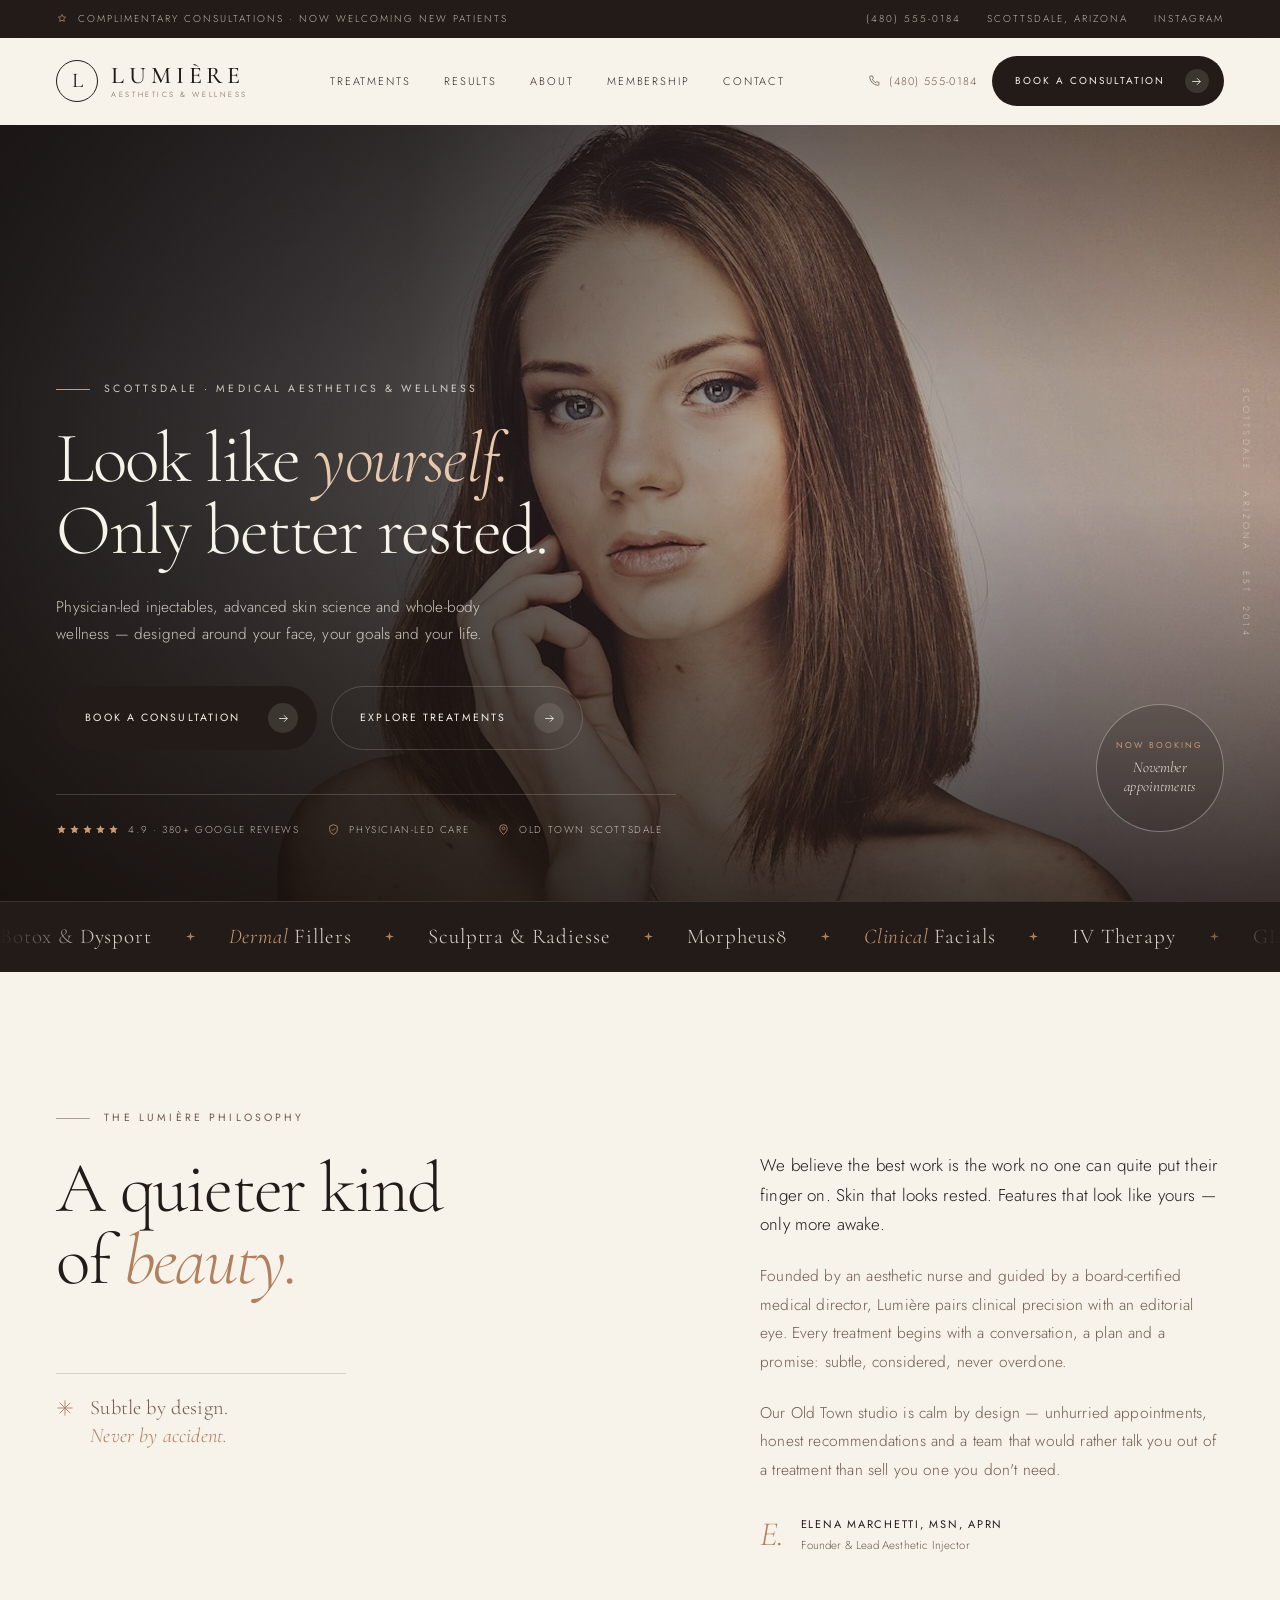
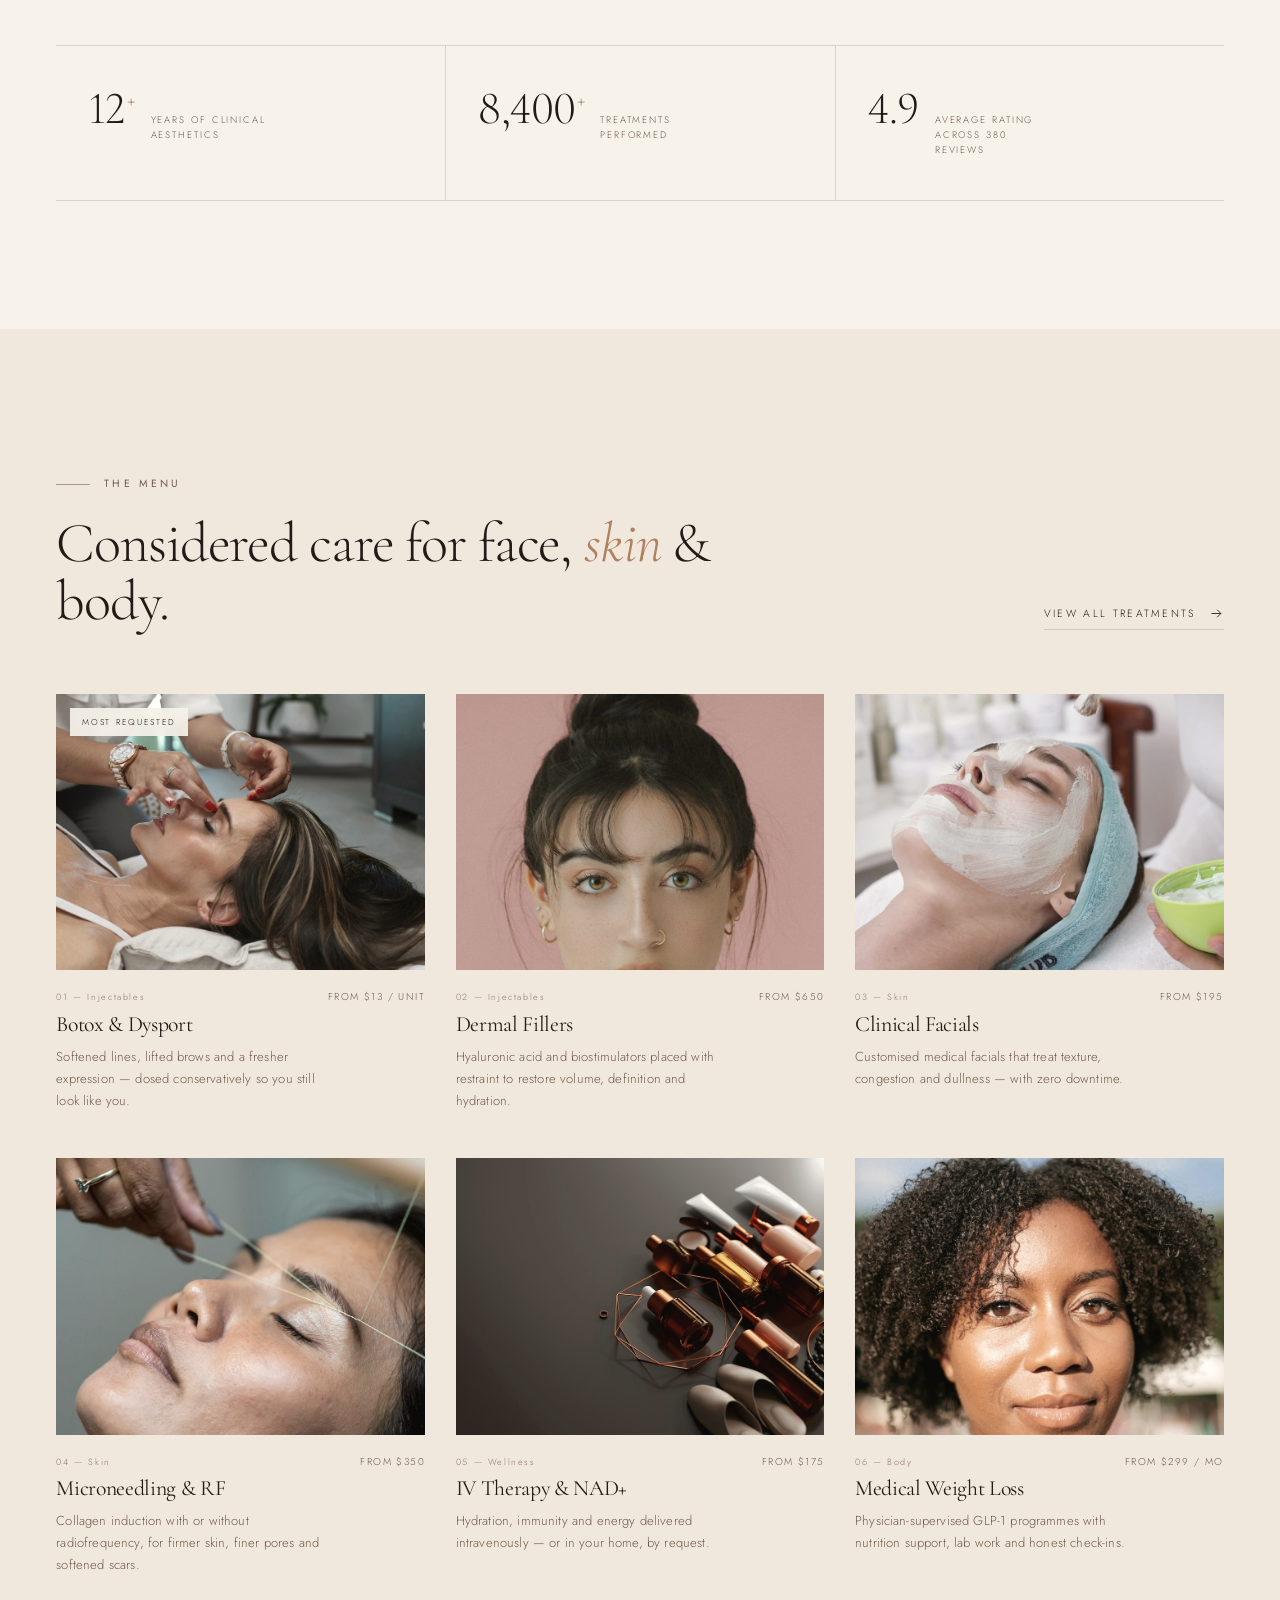
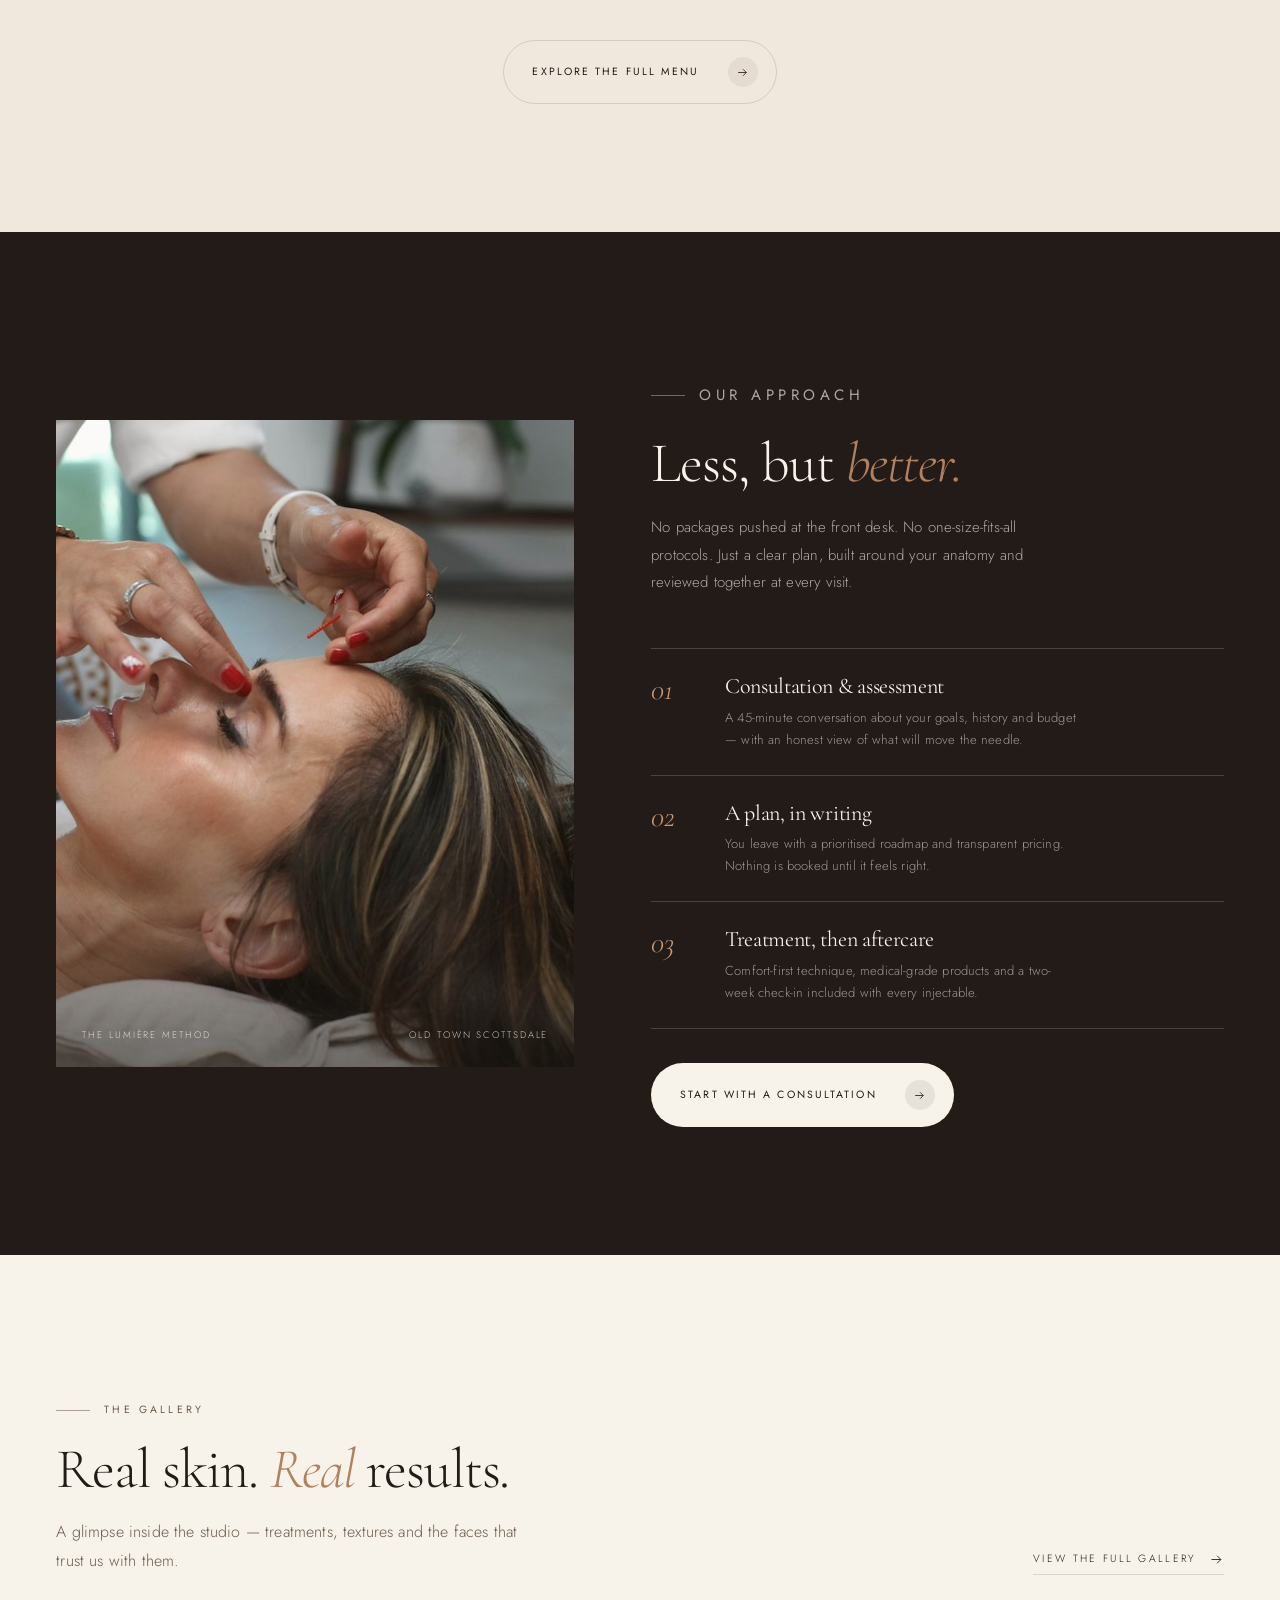
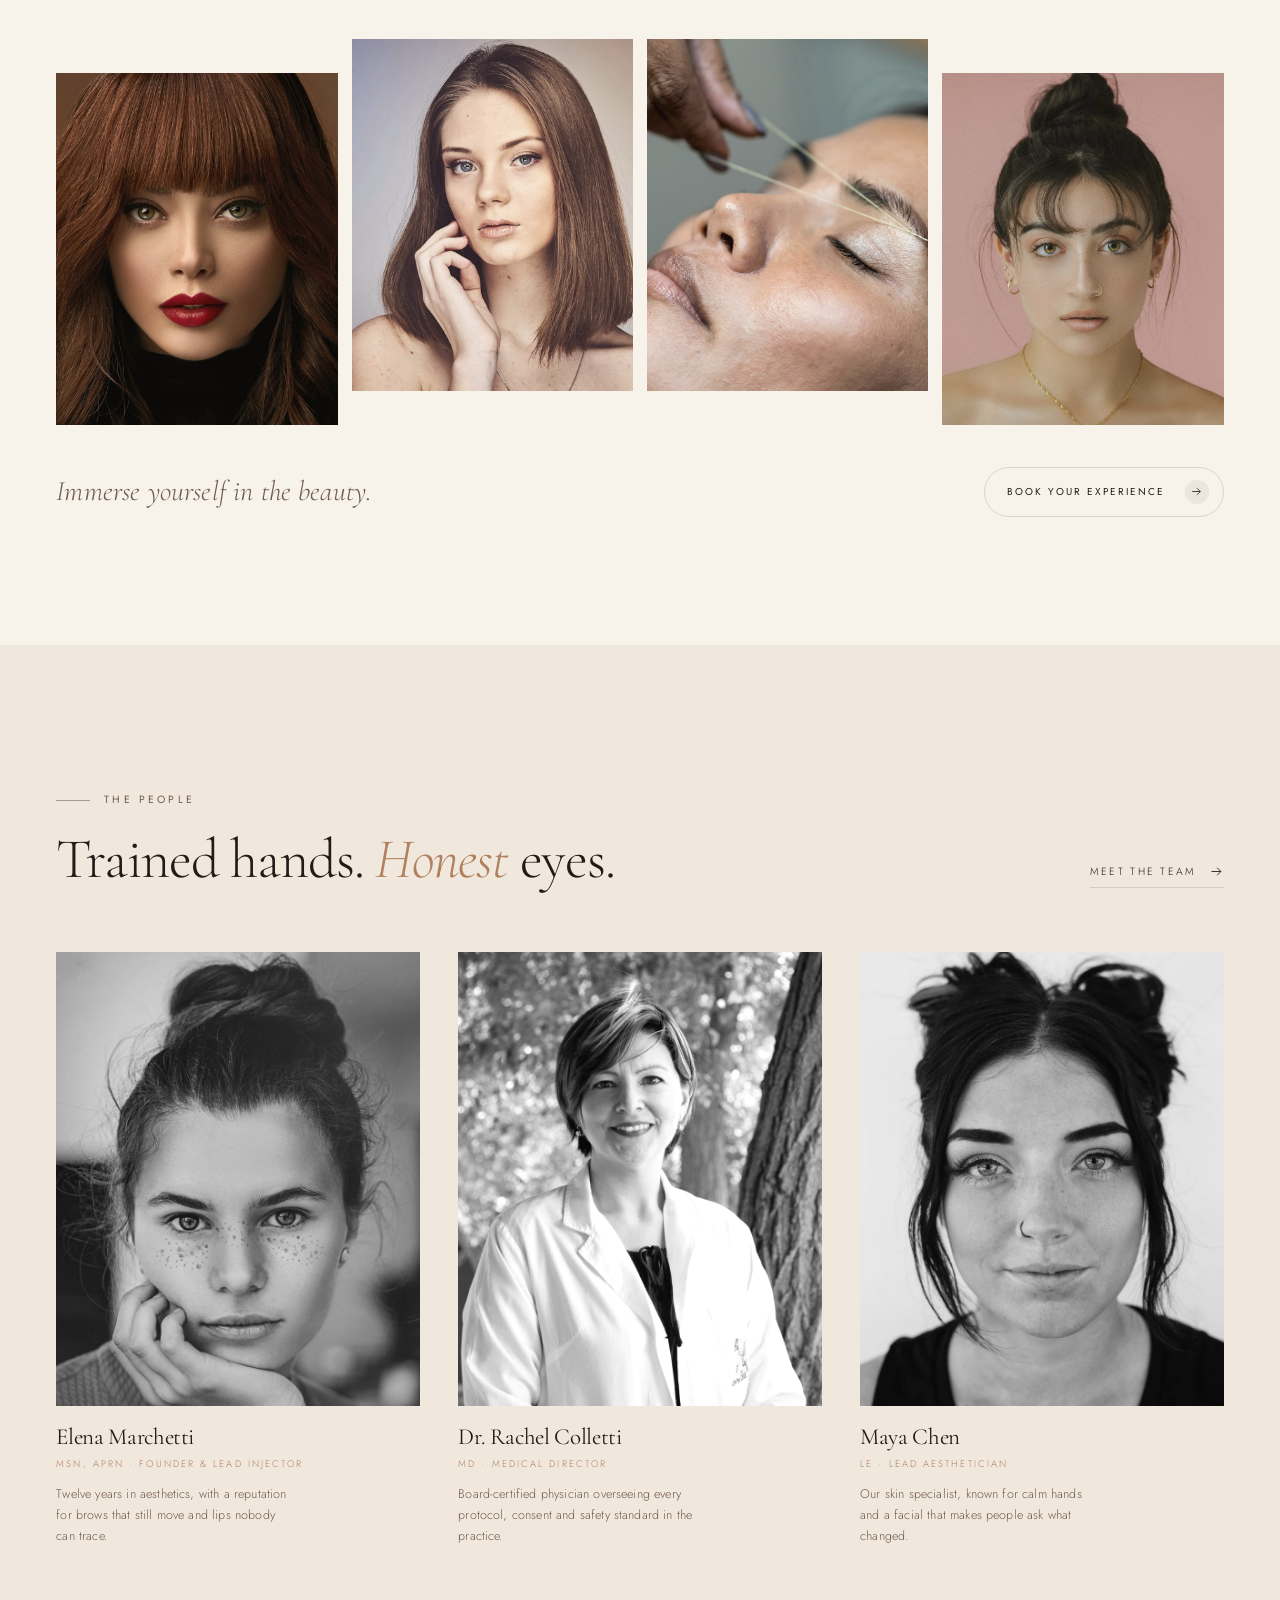
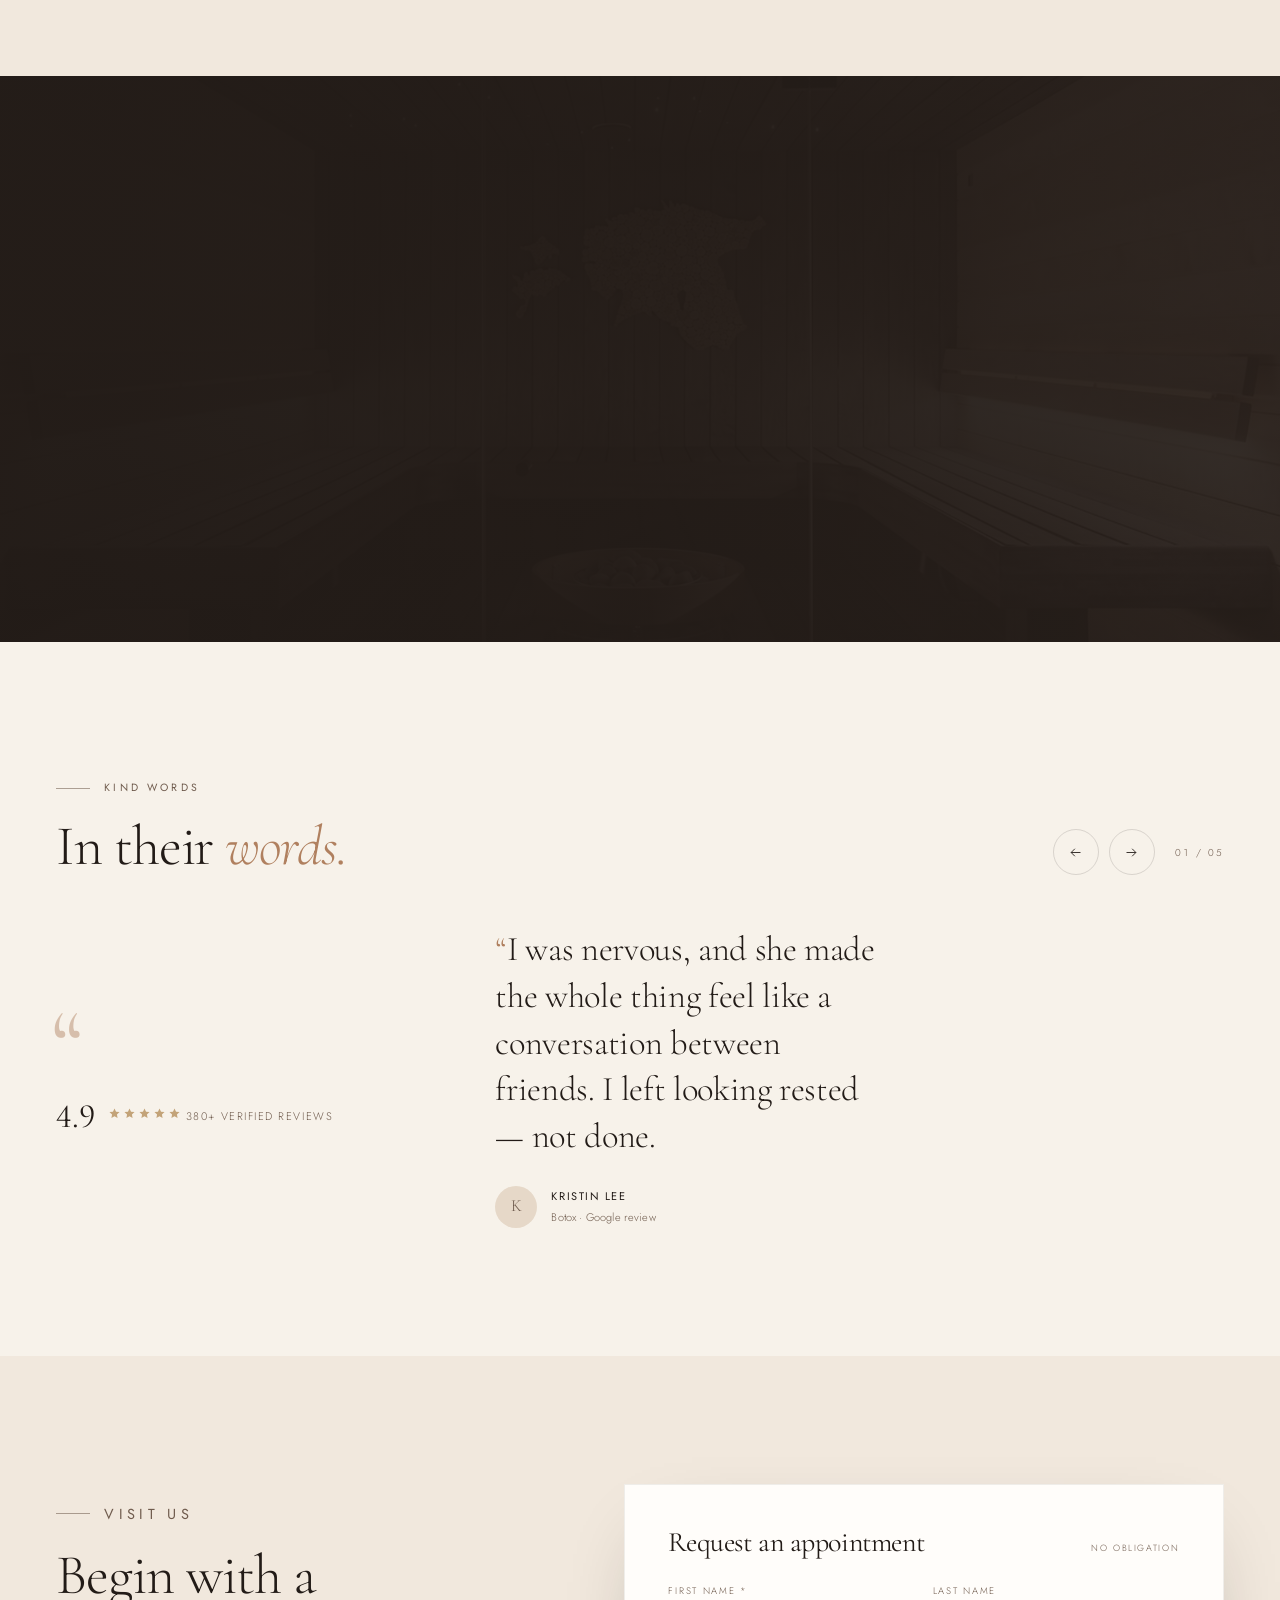
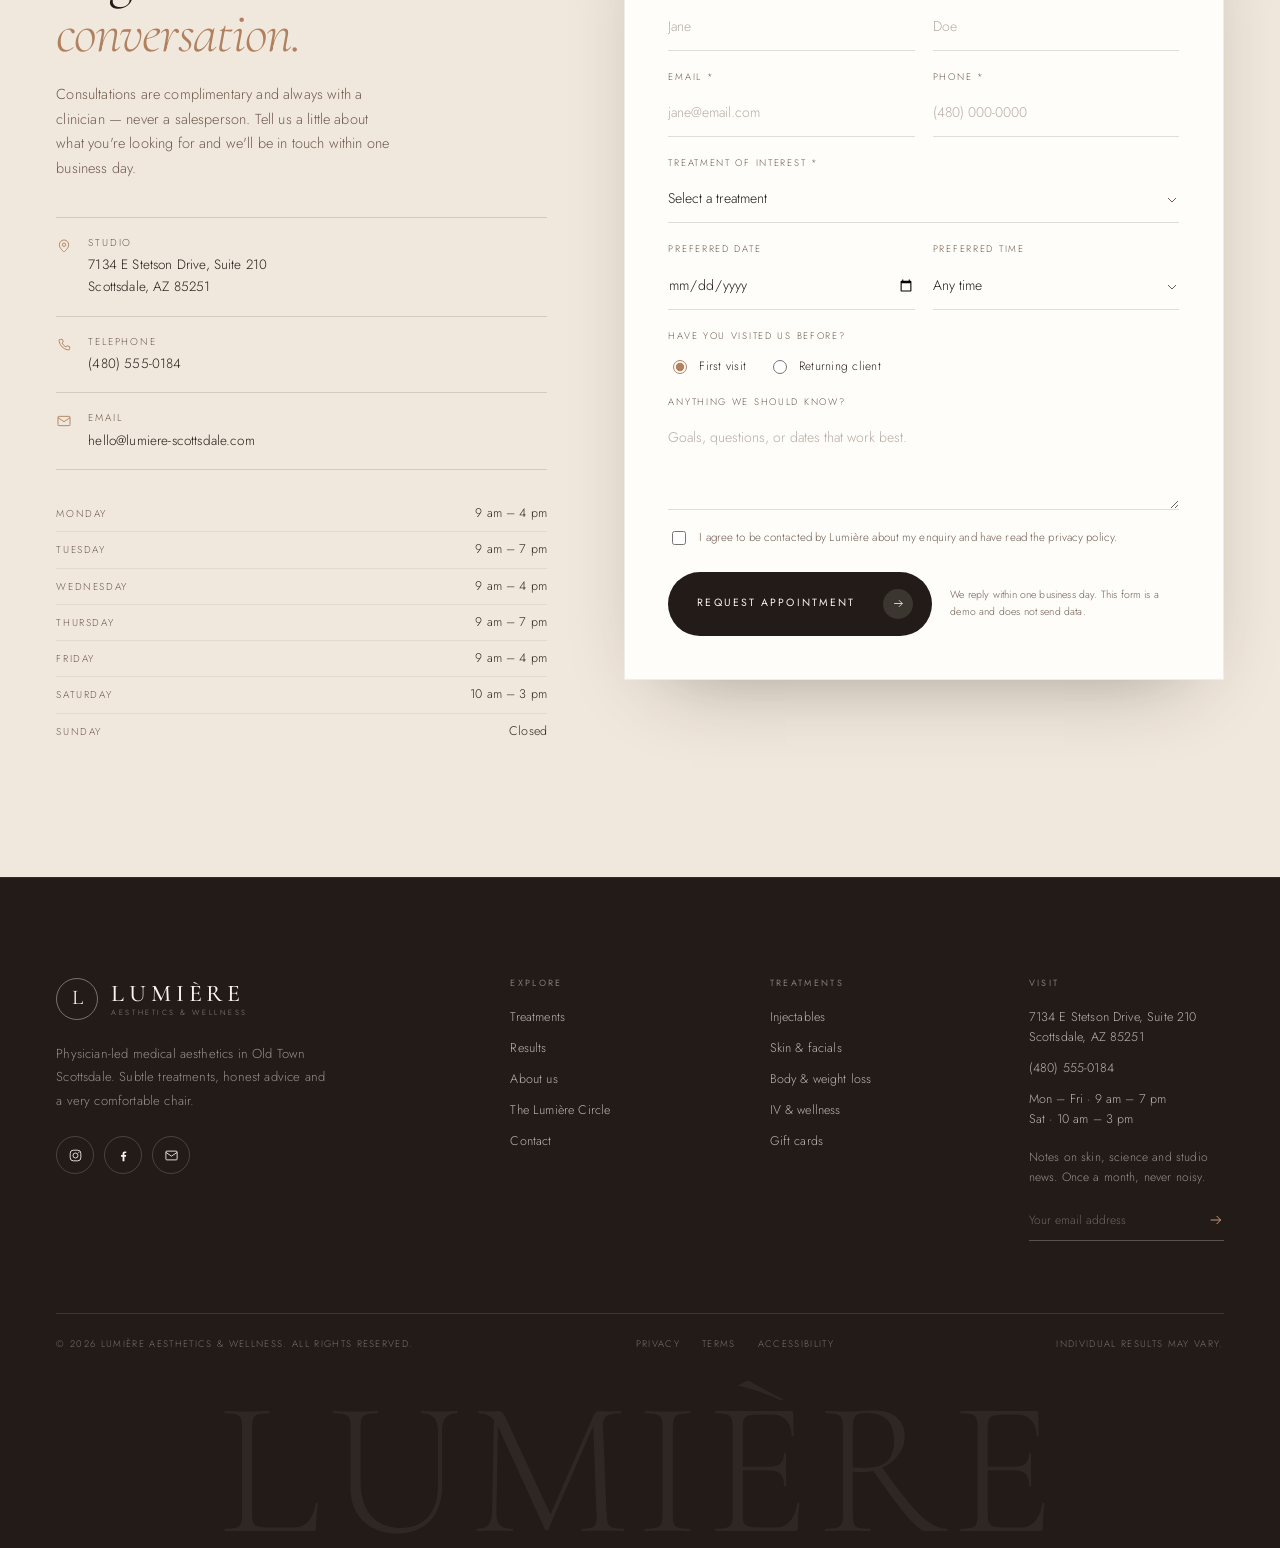
<file: index.html>
<!DOCTYPE html>
<html lang="en" class="no-js">
<head>
  <meta charset="UTF-8">
  <meta name="viewport" content="width=device-width, initial-scale=1">
  <title>Lumière Aesthetics &amp; Wellness | Medical Spa in Scottsdale, AZ</title>
  <meta name="description" content="Physician-led medical aesthetics in Scottsdale, Arizona. Injectables, advanced skin treatments, body contouring and IV wellness — delivered with a lighter touch.">
  <meta name="theme-color" content="#f7f2ea">
  <meta property="og:title" content="Lumière Aesthetics & Wellness | Medical Spa in Scottsdale, AZ">
  <meta property="og:description" content="Physician-led medical aesthetics in Old Town Scottsdale. Injectables, advanced skin treatments, body contouring and IV wellness — delivered with a lighter touch.">
  <meta property="og:type" content="website">
  <meta property="og:image" content="https://lumiere-scottsdale.com/assets/img/hero.jpg">
  <meta property="og:url" content="https://lumiere-scottsdale.com/">
  <meta name="twitter:card" content="summary_large_image">
  <link rel="icon" href="assets/img/favicon.svg" type="image/svg+xml">
  <link rel="preload" href="assets/fonts/CormorantGaramond-300-normal.woff2" as="font" type="font/woff2" crossorigin>
  <link rel="preload" href="assets/fonts/Jost-300-normal.woff2" as="font" type="font/woff2" crossorigin>
  <link rel="stylesheet" href="assets/css/styles.css">
</head>
<body>
  <a class="skip-link" href="#main">Skip to content</a>

  <div class="topbar">
    <div class="container topbar__inner">
      <p class="topbar__note">
        <svg viewBox="0 0 24 24" fill="none" stroke="currentColor" stroke-width="1.3" aria-hidden="true"><path d="M12 3l2.2 4.6 5 .7-3.6 3.5.9 5-4.5-2.4-4.5 2.4.9-5L4.8 8.3l5-.7z"/></svg>
        Complimentary consultations · Now welcoming new patients
      </p>
      <div class="topbar__links">
        <a href="tel:+99991828288">(480) 555-0184</a>
        <a href="contact.html">Scottsdale, Arizona</a>
        <a href="https://www.instagram.com/" target="_blank" rel="noopener">Instagram</a>
      </div>
    </div>
  </div>

  <header class="site-header">
    <div class="container nav">
      <a class="brand" href="index.html" aria-label="Lumière Aesthetics and Wellness — home">
        <span class="brand__mark" aria-hidden="true">L</span>
        <span class="brand__text">
          <span class="brand__name">Lumière</span>
          <span class="brand__sub">Aesthetics &amp; Wellness</span>
        </span>
      </a>

      <nav class="nav__links" aria-label="Primary">
        <a class="nav__link" href="treatments.html">Treatments</a>
        <a class="nav__link" href="results.html">Results</a>
        <a class="nav__link" href="about.html">About</a>
        <a class="nav__link" href="index.html#membership">Membership</a>
        <a class="nav__link" href="contact.html">Contact</a>
      </nav>

      <div class="nav__actions">
        <a class="nav__phone" href="tel:+99991828288">
          <svg viewBox="0 0 24 24" fill="none" stroke="currentColor" stroke-width="1.4" aria-hidden="true"><path d="M6.5 3.5h3l1.5 4-2 1.5a13 13 0 006 6l1.5-2 4 1.5v3a2 2 0 01-2.2 2A17.5 17.5 0 014.5 5.7a2 2 0 012-2.2z"/></svg>
          (480) 555-0184
        </a>
        <a class="btn btn--sm" href="contact.html">
          Book a consultation
          <span class="btn__icon" aria-hidden="true"><svg viewBox="0 0 24 24" fill="none" stroke="currentColor" stroke-width="1.5"><path d="M4 12h15M13 6l6 6-6 6"/></svg></span>
        </a>
        <button class="nav__toggle" aria-expanded="false" aria-controls="mobile-menu" aria-label="Open menu">
          <span></span><span></span>
        </button>
      </div>
    </div>
  </header>

  <div class="mobile-menu" id="mobile-menu" aria-hidden="true">
    <nav class="mobile-menu__links" aria-label="Mobile">
      <a class="mobile-menu__link" href="index.html">Home <small>01</small></a>
      <a class="mobile-menu__link" href="treatments.html">Treatments <small>02</small></a>
      <a class="mobile-menu__link" href="results.html">Results <small>03</small></a>
      <a class="mobile-menu__link" href="about.html">About <small>04</small></a>
      <a class="mobile-menu__link" href="index.html#membership">Membership <small>05</small></a>
      <a class="mobile-menu__link" href="contact.html">Contact <small>06</small></a>
    </nav>
    <div class="mobile-menu__meta">
      <a class="btn" href="contact.html">Book a consultation <span class="btn__icon"><svg viewBox="0 0 24 24" fill="none" stroke="currentColor" stroke-width="1.5"><path d="M4 12h15M13 6l6 6-6 6"/></svg></span></a>
      <p>7134 E Stetson Drive, Suite 210<br>Scottsdale, AZ 85251</p>
      <p><a href="tel:+99991828288">(480) 555-0184</a><br><a href="mailto:hello@lumiere-scottsdale.com">hello@lumiere-scottsdale.com</a></p>
      <div class="mobile-menu__socials">
        <a href="https://www.instagram.com/" target="_blank" rel="noopener">Instagram</a>
        <a href="https://www.facebook.com/" target="_blank" rel="noopener">Facebook</a>
      </div>
    </div>
  </div>

  <main id="main">
    <!-- Hero -->
    <section class="hero">
      <div class="hero__media">
        <img src="assets/img/hero.jpg" alt="Close portrait of a woman with naturally radiant skin" width="2000" height="1250" fetchpriority="high">
      </div>

      <div class="container hero__inner">
        <div class="hero__copy">
          <p class="eyebrow hero__eyebrow">Scottsdale · Medical Aesthetics &amp; Wellness</p>
          <h1>Look like <em>yourself.</em><br>Only better rested.</h1>
          <p class="hero__sub">Physician-led injectables, advanced skin science and whole-body wellness — designed around your face, your goals and your life.</p>

          <div class="hero__actions">
            <a class="btn" href="contact.html">
              Book a consultation
              <span class="btn__icon" aria-hidden="true"><svg viewBox="0 0 24 24" fill="none" stroke="currentColor" stroke-width="1.5"><path d="M4 12h15M13 6l6 6-6 6"/></svg></span>
            </a>
            <a class="btn btn--outline-light" href="treatments.html">
              Explore treatments
              <span class="btn__icon" aria-hidden="true"><svg viewBox="0 0 24 24" fill="none" stroke="currentColor" stroke-width="1.5"><path d="M4 12h15M13 6l6 6-6 6"/></svg></span>
            </a>
          </div>

          <div class="hero__trust">
            <span class="hero__trust-item">
              <span class="stars" aria-label="4.9 out of 5 stars">
                <svg viewBox="0 0 24 24" fill="currentColor"><path d="M12 2.6l2.8 6 6.5.8-4.8 4.5 1.2 6.5L12 17.3l-5.7 3.1 1.2-6.5L2.7 9.4l6.5-.8z"/></svg>
                <svg viewBox="0 0 24 24" fill="currentColor"><path d="M12 2.6l2.8 6 6.5.8-4.8 4.5 1.2 6.5L12 17.3l-5.7 3.1 1.2-6.5L2.7 9.4l6.5-.8z"/></svg>
                <svg viewBox="0 0 24 24" fill="currentColor"><path d="M12 2.6l2.8 6 6.5.8-4.8 4.5 1.2 6.5L12 17.3l-5.7 3.1 1.2-6.5L2.7 9.4l6.5-.8z"/></svg>
                <svg viewBox="0 0 24 24" fill="currentColor"><path d="M12 2.6l2.8 6 6.5.8-4.8 4.5 1.2 6.5L12 17.3l-5.7 3.1 1.2-6.5L2.7 9.4l6.5-.8z"/></svg>
                <svg viewBox="0 0 24 24" fill="currentColor"><path d="M12 2.6l2.8 6 6.5.8-4.8 4.5 1.2 6.5L12 17.3l-5.7 3.1 1.2-6.5L2.7 9.4l6.5-.8z"/></svg>
              </span>
              4.9 · 380+ Google reviews
            </span>
            <span class="hero__trust-item">
              <svg viewBox="0 0 24 24" fill="none" stroke="currentColor" stroke-width="1.4" aria-hidden="true"><path d="M12 3l7 3v6c0 4.4-3 7.6-7 9-4-1.4-7-4.6-7-9V6z"/><path d="M9 12l2 2 4-4"/></svg>
              Physician-led care
            </span>
            <span class="hero__trust-item">
              <svg viewBox="0 0 24 24" fill="none" stroke="currentColor" stroke-width="1.4" aria-hidden="true"><path d="M12 21s7-5.4 7-11a7 7 0 10-14 0c0 5.6 7 11 7 11z"/><circle cx="12" cy="10" r="2.5"/></svg>
              Old Town Scottsdale
            </span>
          </div>
        </div>

        <div class="hero__aside">
          <div class="hero__badge">
            <span><strong>Now booking</strong>November<br>appointments</span>
          </div>
        </div>
      </div>

      <span class="hero__vertical">Scottsdale · Arizona · Est. 2014</span>
    </section>

    <!-- Marquee -->
    <div class="marquee" aria-hidden="true">
      <div class="marquee__track">
        <div class="marquee__group">
          <span class="marquee__item">Botox &amp; Dysport</span>
          <svg class="marquee__star" viewBox="0 0 24 24" fill="currentColor"><path d="M12 0l2.4 9.6L24 12l-9.6 2.4L12 24l-2.4-9.6L0 12l9.6-2.4z"/></svg>
          <span class="marquee__item"><em>Dermal</em> Fillers</span>
          <svg class="marquee__star" viewBox="0 0 24 24" fill="currentColor"><path d="M12 0l2.4 9.6L24 12l-9.6 2.4L12 24l-2.4-9.6L0 12l9.6-2.4z"/></svg>
          <span class="marquee__item">Sculptra &amp; Radiesse</span>
          <svg class="marquee__star" viewBox="0 0 24 24" fill="currentColor"><path d="M12 0l2.4 9.6L24 12l-9.6 2.4L12 24l-2.4-9.6L0 12l9.6-2.4z"/></svg>
          <span class="marquee__item">Morpheus8</span>
          <svg class="marquee__star" viewBox="0 0 24 24" fill="currentColor"><path d="M12 0l2.4 9.6L24 12l-9.6 2.4L12 24l-2.4-9.6L0 12l9.6-2.4z"/></svg>
          <span class="marquee__item"><em>Clinical</em> Facials</span>
          <svg class="marquee__star" viewBox="0 0 24 24" fill="currentColor"><path d="M12 0l2.4 9.6L24 12l-9.6 2.4L12 24l-2.4-9.6L0 12l9.6-2.4z"/></svg>
          <span class="marquee__item">IV Therapy</span>
          <svg class="marquee__star" viewBox="0 0 24 24" fill="currentColor"><path d="M12 0l2.4 9.6L24 12l-9.6 2.4L12 24l-2.4-9.6L0 12l9.6-2.4z"/></svg>
          <span class="marquee__item">GLP-1 Weight Loss</span>
          <svg class="marquee__star" viewBox="0 0 24 24" fill="currentColor"><path d="M12 0l2.4 9.6L24 12l-9.6 2.4L12 24l-2.4-9.6L0 12l9.6-2.4z"/></svg>
          <span class="marquee__item">NAD+</span>
          <svg class="marquee__star" viewBox="0 0 24 24" fill="currentColor"><path d="M12 0l2.4 9.6L24 12l-9.6 2.4L12 24l-2.4-9.6L0 12l9.6-2.4z"/></svg>
        </div>
        <div class="marquee__group">
          <span class="marquee__item">Botox &amp; Dysport</span>
          <svg class="marquee__star" viewBox="0 0 24 24" fill="currentColor"><path d="M12 0l2.4 9.6L24 12l-9.6 2.4L12 24l-2.4-9.6L0 12l9.6-2.4z"/></svg>
          <span class="marquee__item"><em>Dermal</em> Fillers</span>
          <svg class="marquee__star" viewBox="0 0 24 24" fill="currentColor"><path d="M12 0l2.4 9.6L24 12l-9.6 2.4L12 24l-2.4-9.6L0 12l9.6-2.4z"/></svg>
          <span class="marquee__item">Sculptra &amp; Radiesse</span>
          <svg class="marquee__star" viewBox="0 0 24 24" fill="currentColor"><path d="M12 0l2.4 9.6L24 12l-9.6 2.4L12 24l-2.4-9.6L0 12l9.6-2.4z"/></svg>
          <span class="marquee__item">Morpheus8</span>
          <svg class="marquee__star" viewBox="0 0 24 24" fill="currentColor"><path d="M12 0l2.4 9.6L24 12l-9.6 2.4L12 24l-2.4-9.6L0 12l9.6-2.4z"/></svg>
          <span class="marquee__item"><em>Clinical</em> Facials</span>
          <svg class="marquee__star" viewBox="0 0 24 24" fill="currentColor"><path d="M12 0l2.4 9.6L24 12l-9.6 2.4L12 24l-2.4-9.6L0 12l9.6-2.4z"/></svg>
          <span class="marquee__item">IV Therapy</span>
          <svg class="marquee__star" viewBox="0 0 24 24" fill="currentColor"><path d="M12 0l2.4 9.6L24 12l-9.6 2.4L12 24l-2.4-9.6L0 12l9.6-2.4z"/></svg>
          <span class="marquee__item">GLP-1 Weight Loss</span>
          <svg class="marquee__star" viewBox="0 0 24 24" fill="currentColor"><path d="M12 0l2.4 9.6L24 12l-9.6 2.4L12 24l-2.4-9.6L0 12l9.6-2.4z"/></svg>
          <span class="marquee__item">NAD+</span>
          <svg class="marquee__star" viewBox="0 0 24 24" fill="currentColor"><path d="M12 0l2.4 9.6L24 12l-9.6 2.4L12 24l-2.4-9.6L0 12l9.6-2.4z"/></svg>
        </div>
      </div>
    </div>

    <!-- Philosophy -->
    <section class="section intro" id="philosophy">
      <div class="container">
        <div class="intro__top">
          <div data-reveal>
            <p class="eyebrow">The Lumière philosophy</p>
            <h2 class="intro__title">A quieter kind of <em class="serif-em">beauty.</em></h2>
            <div class="intro__note">
              <svg viewBox="0 0 24 24" fill="none" stroke="currentColor" stroke-width="1.2" aria-hidden="true"><path d="M12 2v20M2 12h20M5 5l14 14M19 5L5 19"/></svg>
              <p>Subtle by design.<br><em>Never by accident.</em></p>
            </div>
          </div>
          <div class="intro__body" data-reveal>
            <p>We believe the best work is the work no one can quite put their finger on. Skin that looks rested. Features that look like yours — only more awake.</p>
            <p>Founded by an aesthetic nurse and guided by a board-certified medical director, Lumière pairs clinical precision with an editorial eye. Every treatment begins with a conversation, a plan and a promise: subtle, considered, never overdone.</p>
            <p>Our Old Town studio is calm by design — unhurried appointments, honest recommendations and a team that would rather talk you out of a treatment than sell you one you don't need.</p>
            <div class="signature">
              <span class="signature__mark" aria-hidden="true">E.</span>
              <span class="signature__meta">
                <strong>Elena Marchetti, MSN, APRN</strong>
                <span>Founder &amp; Lead Aesthetic Injector</span>
              </span>
            </div>
          </div>
        </div>

        <div class="stats" data-reveal>
          <div class="stat">
            <span class="stat__num">12<sup>+</sup></span>
            <span class="stat__label">Years of clinical aesthetics</span>
          </div>
          <div class="stat">
            <span class="stat__num">8,400<sup>+</sup></span>
            <span class="stat__label">Treatments performed</span>
          </div>
          <div class="stat">
            <span class="stat__num">4.9</span>
            <span class="stat__label">Average rating across 380 reviews</span>
          </div>
        </div>
      </div>
    </section>

    <!-- Treatments -->
    <section class="section section--cream2" id="treatments">
      <div class="container">
        <div class="section-head">
          <div class="section-head__copy" data-reveal>
            <p class="eyebrow">The menu</p>
            <h2 class="section-title">Considered care for face, <em class="serif-em">skin</em> &amp; body.</h2>
          </div>
          <div data-reveal>
            <a class="link-arrow" href="treatments.html">
              View all treatments
              <svg viewBox="0 0 24 24" fill="none" stroke="currentColor" stroke-width="1.4" aria-hidden="true"><path d="M4 12h15M13 6l6 6-6 6"/></svg>
            </a>
          </div>
        </div>

        <div class="treatment-grid">
          <a class="t-card" href="treatments.html#injectables" data-reveal>
            <div class="t-card__media">
              <span class="t-card__tag">Most requested</span>
              <img src="assets/img/t-injectables.jpg" alt="Aesthetic nurse preparing a neuromodulator treatment" width="900" height="675" loading="lazy">
              <span class="t-card__arrow" aria-hidden="true"><svg viewBox="0 0 24 24" fill="none" stroke="currentColor" stroke-width="1.5"><path d="M4 12h15M13 6l6 6-6 6"/></svg></span>
            </div>
            <div class="t-card__body">
              <div>
                <p class="t-card__index">01 — Injectables</p>
                <h3 class="t-card__title">Botox &amp; Dysport</h3>
              </div>
              <span class="t-card__price">From $13 / unit</span>
            </div>
            <p class="t-card__desc">Softened lines, lifted brows and a fresher expression — dosed conservatively so you still look like you.</p>
          </a>

          <a class="t-card" href="treatments.html#injectables" data-reveal>
            <div class="t-card__media">
              <img src="assets/img/t-fillers.jpg" alt="Portrait of a woman with naturally defined features" width="900" height="675" loading="lazy">
              <span class="t-card__arrow" aria-hidden="true"><svg viewBox="0 0 24 24" fill="none" stroke="currentColor" stroke-width="1.5"><path d="M4 12h15M13 6l6 6-6 6"/></svg></span>
            </div>
            <div class="t-card__body">
              <div>
                <p class="t-card__index">02 — Injectables</p>
                <h3 class="t-card__title">Dermal Fillers</h3>
              </div>
              <span class="t-card__price">From $650</span>
            </div>
            <p class="t-card__desc">Hyaluronic acid and biostimulators placed with restraint to restore volume, definition and hydration.</p>
          </a>

          <a class="t-card" href="treatments.html#skin" data-reveal>
            <div class="t-card__media">
              <img src="assets/img/t-facials.jpg" alt="Client receiving a clinical facial treatment" width="900" height="675" loading="lazy">
              <span class="t-card__arrow" aria-hidden="true"><svg viewBox="0 0 24 24" fill="none" stroke="currentColor" stroke-width="1.5"><path d="M4 12h15M13 6l6 6-6 6"/></svg></span>
            </div>
            <div class="t-card__body">
              <div>
                <p class="t-card__index">03 — Skin</p>
                <h3 class="t-card__title">Clinical Facials</h3>
              </div>
              <span class="t-card__price">From $195</span>
            </div>
            <p class="t-card__desc">Customised medical facials that treat texture, congestion and dullness — with zero downtime.</p>
          </a>

          <a class="t-card" href="treatments.html#skin" data-reveal>
            <div class="t-card__media">
              <img src="assets/img/t-microneedling.jpg" alt="Close-up of a microneedling treatment in progress" width="900" height="675" loading="lazy">
              <span class="t-card__arrow" aria-hidden="true"><svg viewBox="0 0 24 24" fill="none" stroke="currentColor" stroke-width="1.5"><path d="M4 12h15M13 6l6 6-6 6"/></svg></span>
            </div>
            <div class="t-card__body">
              <div>
                <p class="t-card__index">04 — Skin</p>
                <h3 class="t-card__title">Microneedling &amp; RF</h3>
              </div>
              <span class="t-card__price">From $350</span>
            </div>
            <p class="t-card__desc">Collagen induction with or without radiofrequency, for firmer skin, finer pores and softened scars.</p>
          </a>

          <a class="t-card" href="treatments.html#wellness" data-reveal>
            <div class="t-card__media">
              <img src="assets/img/t-iv.jpg" alt="Amber glass vials used in IV nutrient therapy" width="900" height="675" loading="lazy">
              <span class="t-card__arrow" aria-hidden="true"><svg viewBox="0 0 24 24" fill="none" stroke="currentColor" stroke-width="1.5"><path d="M4 12h15M13 6l6 6-6 6"/></svg></span>
            </div>
            <div class="t-card__body">
              <div>
                <p class="t-card__index">05 — Wellness</p>
                <h3 class="t-card__title">IV Therapy &amp; NAD+</h3>
              </div>
              <span class="t-card__price">From $175</span>
            </div>
            <p class="t-card__desc">Hydration, immunity and energy delivered intravenously — or in your home, by request.</p>
          </a>

          <a class="t-card" href="treatments.html#body" data-reveal>
            <div class="t-card__media">
              <img src="assets/img/t-body.jpg" alt="Portrait of a woman with luminous, healthy skin" width="900" height="675" loading="lazy">
              <span class="t-card__arrow" aria-hidden="true"><svg viewBox="0 0 24 24" fill="none" stroke="currentColor" stroke-width="1.5"><path d="M4 12h15M13 6l6 6-6 6"/></svg></span>
            </div>
            <div class="t-card__body">
              <div>
                <p class="t-card__index">06 — Body</p>
                <h3 class="t-card__title">Medical Weight Loss</h3>
              </div>
              <span class="t-card__price">From $299 / mo</span>
            </div>
            <p class="t-card__desc">Physician-supervised GLP-1 programmes with nutrition support, lab work and honest check-ins.</p>
          </a>
        </div>

        <div class="treatment-foot" data-reveal>
          <a class="btn btn--outline" href="treatments.html">
            Explore the full menu
            <span class="btn__icon" aria-hidden="true"><svg viewBox="0 0 24 24" fill="none" stroke="currentColor" stroke-width="1.5"><path d="M4 12h15M13 6l6 6-6 6"/></svg></span>
          </a>
        </div>
      </div>
    </section>

    <!-- Method -->
    <section class="section section--ink method">
      <div class="container method__grid">
        <div class="method__media" data-reveal="left">
          <img src="assets/img/injecting.jpg" alt="Aesthetic practitioner carefully administering an injectable treatment" width="1600" height="1000" loading="lazy">
          <div class="method__caption">
            <span>The Lumière Method</span>
            <span>Old Town Scottsdale</span>
          </div>
        </div>

        <div class="method__copy" data-reveal>
          <p class="eyebrow eyebrow--light">Our approach</p>
          <h2 class="section-title">Less, but <em class="serif-em">better.</em></h2>
          <p>No packages pushed at the front desk. No one-size-fits-all protocols. Just a clear plan, built around your anatomy and reviewed together at every visit.</p>

          <div class="steps">
            <div class="step">
              <span class="step__num">01</span>
              <div class="step__body">
                <h3>Consultation &amp; assessment</h3>
                <p>A 45-minute conversation about your goals, history and budget — with an honest view of what will move the needle.</p>
              </div>
            </div>
            <div class="step">
              <span class="step__num">02</span>
              <div class="step__body">
                <h3>A plan, in writing</h3>
                <p>You leave with a prioritised roadmap and transparent pricing. Nothing is booked until it feels right.</p>
              </div>
            </div>
            <div class="step">
              <span class="step__num">03</span>
              <div class="step__body">
                <h3>Treatment, then aftercare</h3>
                <p>Comfort-first technique, medical-grade products and a two-week check-in included with every injectable.</p>
              </div>
            </div>
          </div>

          <div class="method__cta">
            <a class="btn btn--light" href="contact.html">
              Start with a consultation
              <span class="btn__icon" aria-hidden="true"><svg viewBox="0 0 24 24" fill="none" stroke="currentColor" stroke-width="1.5"><path d="M4 12h15M13 6l6 6-6 6"/></svg></span>
            </a>
          </div>
        </div>
      </div>
    </section>

    <!-- Gallery -->
    <section class="section" id="results">
      <div class="container">
        <div class="section-head">
          <div class="section-head__copy" data-reveal>
            <p class="eyebrow">The gallery</p>
            <h2 class="section-title">Real skin. <em class="serif-em">Real</em> results.</h2>
            <p class="lede">A glimpse inside the studio — treatments, textures and the faces that trust us with them.</p>
          </div>
          <div data-reveal>
            <a class="link-arrow" href="results.html">
              View the full gallery
              <svg viewBox="0 0 24 24" fill="none" stroke="currentColor" stroke-width="1.4" aria-hidden="true"><path d="M4 12h15M13 6l6 6-6 6"/></svg>
            </a>
          </div>
        </div>

        <div class="gallery-strip">
          <a href="results.html" data-reveal>
            <img src="assets/img/g1.jpg" alt="Portrait with soft, glowing skin" width="1000" height="1250" loading="lazy">
          </a>
          <a href="results.html" data-reveal>
            <img src="assets/img/g3.jpg" alt="Beauty portrait in natural light" width="1400" height="1000" loading="lazy">
          </a>
          <a href="results.html" data-reveal>
            <img src="assets/img/g4.jpg" alt="Facial treatment detail" width="1000" height="1250" loading="lazy">
          </a>
          <a href="results.html" data-reveal>
            <img src="assets/img/g5.jpg" alt="Portrait with fresh, hydrated skin" width="1000" height="1250" loading="lazy">
          </a>
        </div>

        <div class="gallery-note" data-reveal>
          <p>Immerse yourself in the beauty.</p>
          <a class="btn btn--outline btn--sm" href="contact.html">
            Book your experience
            <span class="btn__icon" aria-hidden="true"><svg viewBox="0 0 24 24" fill="none" stroke="currentColor" stroke-width="1.5"><path d="M4 12h15M13 6l6 6-6 6"/></svg></span>
          </a>
        </div>
      </div>
    </section>

    <!-- Team -->
    <section class="section section--cream2" id="team">
      <div class="container">
        <div class="section-head">
          <div class="section-head__copy" data-reveal>
            <p class="eyebrow">The people</p>
            <h2 class="section-title">Trained hands. <em class="serif-em">Honest</em> eyes.</h2>
          </div>
          <div data-reveal>
            <a class="link-arrow" href="about.html">
              Meet the team
              <svg viewBox="0 0 24 24" fill="none" stroke="currentColor" stroke-width="1.4" aria-hidden="true"><path d="M4 12h15M13 6l6 6-6 6"/></svg>
            </a>
          </div>
        </div>

        <div class="team-grid">
          <a class="team-card" href="about.html" data-reveal>
            <div class="team-card__media">
              <img src="assets/img/team-1.jpg" alt="Elena Marchetti, founder and lead aesthetic injector" width="800" height="1000" loading="lazy">
            </div>
            <div class="team-card__body">
              <h3 class="team-card__name">Elena Marchetti</h3>
              <p class="team-card__role">MSN, APRN · Founder &amp; Lead Injector</p>
              <p class="team-card__bio">Twelve years in aesthetics, with a reputation for brows that still move and lips nobody can trace.</p>
            </div>
          </a>

          <a class="team-card" href="about.html" data-reveal>
            <div class="team-card__media">
              <img src="assets/img/team-2.jpg" alt="Dr. Rachel Colletti, medical director" width="800" height="1000" loading="lazy">
            </div>
            <div class="team-card__body">
              <h3 class="team-card__name">Dr. Rachel Colletti</h3>
              <p class="team-card__role">MD · Medical Director</p>
              <p class="team-card__bio">Board-certified physician overseeing every protocol, consent and safety standard in the practice.</p>
            </div>
          </a>

          <a class="team-card" href="about.html" data-reveal>
            <div class="team-card__media">
              <img src="assets/img/team-3.jpg" alt="Maya Chen, lead aesthetician" width="800" height="1000" loading="lazy">
            </div>
            <div class="team-card__body">
              <h3 class="team-card__name">Maya Chen</h3>
              <p class="team-card__role">LE · Lead Aesthetician</p>
              <p class="team-card__bio">Our skin specialist, known for calm hands and a facial that makes people ask what changed.</p>
            </div>
          </a>
        </div>
      </div>
    </section>

    <!-- Membership -->
    <section class="membership" id="membership">
      <div class="membership__bg" aria-hidden="true">
        <img src="assets/img/space.jpg" alt="" width="1600" height="1000" loading="lazy">
      </div>
      <div class="container membership__inner">
        <div class="membership__copy" data-reveal>
          <p class="eyebrow eyebrow--light">The Lumière Circle</p>
          <h2 class="section-title">Good skin is a <em class="serif-em">practice.</em></h2>
          <p>A membership for people who would rather stay ahead of the curve than catch up later. Monthly credit, member pricing and first access to the calendar.</p>
          <div class="membership__price">
            <strong>$199</strong>
            <span>per month · cancel anytime</span>
          </div>
        </div>

        <div data-reveal>
          <ul class="perks">
            <li class="perk"><svg viewBox="0 0 24 24" fill="none" stroke="currentColor" stroke-width="1.4"><path d="M4 12.5l5 5L20 6.5"/></svg> $200 monthly treatment credit</li>
            <li class="perk"><svg viewBox="0 0 24 24" fill="none" stroke="currentColor" stroke-width="1.4"><path d="M4 12.5l5 5L20 6.5"/></svg> 10% off injectables &amp; skin treatments</li>
            <li class="perk"><svg viewBox="0 0 24 24" fill="none" stroke="currentColor" stroke-width="1.4"><path d="M4 12.5l5 5L20 6.5"/></svg> Priority booking &amp; extended hours</li>
            <li class="perk"><svg viewBox="0 0 24 24" fill="none" stroke="currentColor" stroke-width="1.4"><path d="M4 12.5l5 5L20 6.5"/></svg> Complimentary B12 shot each quarter</li>
            <li class="perk"><svg viewBox="0 0 24 24" fill="none" stroke="currentColor" stroke-width="1.4"><path d="M4 12.5l5 5L20 6.5"/></svg> Two guest passes per year</li>
          </ul>
          <div class="membership__actions">
            <a class="btn btn--light" href="contact.html">
              Join the circle
              <span class="btn__icon" aria-hidden="true"><svg viewBox="0 0 24 24" fill="none" stroke="currentColor" stroke-width="1.5"><path d="M4 12h15M13 6l6 6-6 6"/></svg></span>
            </a>
            <small>No commitment. Pause or cancel anytime.</small>
          </div>
        </div>
      </div>
    </section>

    <!-- Testimonials -->
    <section class="section testimonials" data-slider aria-label="Client testimonials">
      <div class="container">
        <div class="testimonials__head">
          <div data-reveal>
            <p class="eyebrow">Kind words</p>
            <h2 class="section-title" style="margin-top: 20px;">In their <em class="serif-em">words.</em></h2>
          </div>
          <div class="testimonial__controls" data-reveal>
            <button class="slider-btn" type="button" data-slider-prev aria-label="Previous testimonial">
              <svg viewBox="0 0 24 24" fill="none" stroke="currentColor" stroke-width="1.4"><path d="M20 12H5M11 6l-6 6 6 6"/></svg>
            </button>
            <button class="slider-btn" type="button" data-slider-next aria-label="Next testimonial">
              <svg viewBox="0 0 24 24" fill="none" stroke="currentColor" stroke-width="1.4"><path d="M4 12h15M13 6l6 6-6 6"/></svg>
            </button>
            <span class="slider-count" data-slider-count>01 / 05</span>
          </div>
        </div>

        <div class="slider-viewport">
          <div class="slider-slide is-active">
            <div class="testimonial">
              <div class="testimonial__aside">
                <div class="testimonial__rating">
                  <strong>4.9</strong>
                  <div>
                    <span class="stars" aria-hidden="true">
                      <svg viewBox="0 0 24 24" fill="currentColor"><path d="M12 2.6l2.8 6 6.5.8-4.8 4.5 1.2 6.5L12 17.3l-5.7 3.1 1.2-6.5L2.7 9.4l6.5-.8z"/></svg>
                      <svg viewBox="0 0 24 24" fill="currentColor"><path d="M12 2.6l2.8 6 6.5.8-4.8 4.5 1.2 6.5L12 17.3l-5.7 3.1 1.2-6.5L2.7 9.4l6.5-.8z"/></svg>
                      <svg viewBox="0 0 24 24" fill="currentColor"><path d="M12 2.6l2.8 6 6.5.8-4.8 4.5 1.2 6.5L12 17.3l-5.7 3.1 1.2-6.5L2.7 9.4l6.5-.8z"/></svg>
                      <svg viewBox="0 0 24 24" fill="currentColor"><path d="M12 2.6l2.8 6 6.5.8-4.8 4.5 1.2 6.5L12 17.3l-5.7 3.1 1.2-6.5L2.7 9.4l6.5-.8z"/></svg>
                      <svg viewBox="0 0 24 24" fill="currentColor"><path d="M12 2.6l2.8 6 6.5.8-4.8 4.5 1.2 6.5L12 17.3l-5.7 3.1 1.2-6.5L2.7 9.4l6.5-.8z"/></svg>
                    </span>
                    <span>380+ verified reviews</span>
                  </div>
                </div>
              </div>
              <div>
                <blockquote class="testimonial__quote">I was nervous, and she made the whole thing feel like a conversation between friends. I left looking rested — not done.</blockquote>
                <div class="testimonial__meta">
                  <span class="testimonial__avatar" aria-hidden="true">K</span>
                  <span class="testimonial__who">
                    <strong>Kristin Lee</strong>
                    <span>Botox · Google review</span>
                  </span>
                </div>
              </div>
            </div>
          </div>

          <div class="slider-slide" aria-hidden="true">
            <div class="testimonial">
              <div class="testimonial__aside">
                <div class="testimonial__rating">
                  <strong>5.0</strong>
                  <div>
                    <span class="stars" aria-hidden="true">
                      <svg viewBox="0 0 24 24" fill="currentColor"><path d="M12 2.6l2.8 6 6.5.8-4.8 4.5 1.2 6.5L12 17.3l-5.7 3.1 1.2-6.5L2.7 9.4l6.5-.8z"/></svg>
                      <svg viewBox="0 0 24 24" fill="currentColor"><path d="M12 2.6l2.8 6 6.5.8-4.8 4.5 1.2 6.5L12 17.3l-5.7 3.1 1.2-6.5L2.7 9.4l6.5-.8z"/></svg>
                      <svg viewBox="0 0 24 24" fill="currentColor"><path d="M12 2.6l2.8 6 6.5.8-4.8 4.5 1.2 6.5L12 17.3l-5.7 3.1 1.2-6.5L2.7 9.4l6.5-.8z"/></svg>
                      <svg viewBox="0 0 24 24" fill="currentColor"><path d="M12 2.6l2.8 6 6.5.8-4.8 4.5 1.2 6.5L12 17.3l-5.7 3.1 1.2-6.5L2.7 9.4l6.5-.8z"/></svg>
                      <svg viewBox="0 0 24 24" fill="currentColor"><path d="M12 2.6l2.8 6 6.5.8-4.8 4.5 1.2 6.5L12 17.3l-5.7 3.1 1.2-6.5L2.7 9.4l6.5-.8z"/></svg>
                    </span>
                    <span>Verified client</span>
                  </div>
                </div>
              </div>
              <div>
                <blockquote class="testimonial__quote">She takes the time to answer every question, understand what you want, and then recommends less than you asked for. That's why I trust her.</blockquote>
                <div class="testimonial__meta">
                  <span class="testimonial__avatar" aria-hidden="true">J</span>
                  <span class="testimonial__who">
                    <strong>Justin Riggs</strong>
                    <span>Dysport · Google review</span>
                  </span>
                </div>
              </div>
            </div>
          </div>

          <div class="slider-slide" aria-hidden="true">
            <div class="testimonial">
              <div class="testimonial__aside">
                <div class="testimonial__rating">
                  <strong>5.0</strong>
                  <div>
                    <span class="stars" aria-hidden="true">
                      <svg viewBox="0 0 24 24" fill="currentColor"><path d="M12 2.6l2.8 6 6.5.8-4.8 4.5 1.2 6.5L12 17.3l-5.7 3.1 1.2-6.5L2.7 9.4l6.5-.8z"/></svg>
                      <svg viewBox="0 0 24 24" fill="currentColor"><path d="M12 2.6l2.8 6 6.5.8-4.8 4.5 1.2 6.5L12 17.3l-5.7 3.1 1.2-6.5L2.7 9.4l6.5-.8z"/></svg>
                      <svg viewBox="0 0 24 24" fill="currentColor"><path d="M12 2.6l2.8 6 6.5.8-4.8 4.5 1.2 6.5L12 17.3l-5.7 3.1 1.2-6.5L2.7 9.4l6.5-.8z"/></svg>
                      <svg viewBox="0 0 24 24" fill="currentColor"><path d="M12 2.6l2.8 6 6.5.8-4.8 4.5 1.2 6.5L12 17.3l-5.7 3.1 1.2-6.5L2.7 9.4l6.5-.8z"/></svg>
                      <svg viewBox="0 0 24 24" fill="currentColor"><path d="M12 2.6l2.8 6 6.5.8-4.8 4.5 1.2 6.5L12 17.3l-5.7 3.1 1.2-6.5L2.7 9.4l6.5-.8z"/></svg>
                    </span>
                    <span>Verified client</span>
                  </div>
                </div>
              </div>
              <div>
                <blockquote class="testimonial__quote">My skin has never looked like this. Three months in and people keep asking if I've been on holiday.</blockquote>
                <div class="testimonial__meta">
                  <span class="testimonial__avatar" aria-hidden="true">L</span>
                  <span class="testimonial__who">
                    <strong>Laura Medina-Fisher</strong>
                    <span>Microneedling + exosomes</span>
                  </span>
                </div>
              </div>
            </div>
          </div>

          <div class="slider-slide" aria-hidden="true">
            <div class="testimonial">
              <div class="testimonial__aside">
                <div class="testimonial__rating">
                  <strong>5.0</strong>
                  <div>
                    <span class="stars" aria-hidden="true">
                      <svg viewBox="0 0 24 24" fill="currentColor"><path d="M12 2.6l2.8 6 6.5.8-4.8 4.5 1.2 6.5L12 17.3l-5.7 3.1 1.2-6.5L2.7 9.4l6.5-.8z"/></svg>
                      <svg viewBox="0 0 24 24" fill="currentColor"><path d="M12 2.6l2.8 6 6.5.8-4.8 4.5 1.2 6.5L12 17.3l-5.7 3.1 1.2-6.5L2.7 9.4l6.5-.8z"/></svg>
                      <svg viewBox="0 0 24 24" fill="currentColor"><path d="M12 2.6l2.8 6 6.5.8-4.8 4.5 1.2 6.5L12 17.3l-5.7 3.1 1.2-6.5L2.7 9.4l6.5-.8z"/></svg>
                      <svg viewBox="0 0 24 24" fill="currentColor"><path d="M12 2.6l2.8 6 6.5.8-4.8 4.5 1.2 6.5L12 17.3l-5.7 3.1 1.2-6.5L2.7 9.4l6.5-.8z"/></svg>
                      <svg viewBox="0 0 24 24" fill="currentColor"><path d="M12 2.6l2.8 6 6.5.8-4.8 4.5 1.2 6.5L12 17.3l-5.7 3.1 1.2-6.5L2.7 9.4l6.5-.8z"/></svg>
                    </span>
                    <span>Verified client</span>
                  </div>
                </div>
              </div>
              <div>
                <blockquote class="testimonial__quote">The studio is beautiful, the process was painless, and I appreciated being told what I didn't need. Rare and refreshing.</blockquote>
                <div class="testimonial__meta">
                  <span class="testimonial__avatar" aria-hidden="true">M</span>
                  <span class="testimonial__who">
                    <strong>Marie Mendes</strong>
                    <span>Filler consultation · Google review</span>
                  </span>
                </div>
              </div>
            </div>
          </div>

          <div class="slider-slide" aria-hidden="true">
            <div class="testimonial">
              <div class="testimonial__aside">
                <div class="testimonial__rating">
                  <strong>5.0</strong>
                  <div>
                    <span class="stars" aria-hidden="true">
                      <svg viewBox="0 0 24 24" fill="currentColor"><path d="M12 2.6l2.8 6 6.5.8-4.8 4.5 1.2 6.5L12 17.3l-5.7 3.1 1.2-6.5L2.7 9.4l6.5-.8z"/></svg>
                      <svg viewBox="0 0 24 24" fill="currentColor"><path d="M12 2.6l2.8 6 6.5.8-4.8 4.5 1.2 6.5L12 17.3l-5.7 3.1 1.2-6.5L2.7 9.4l6.5-.8z"/></svg>
                      <svg viewBox="0 0 24 24" fill="currentColor"><path d="M12 2.6l2.8 6 6.5.8-4.8 4.5 1.2 6.5L12 17.3l-5.7 3.1 1.2-6.5L2.7 9.4l6.5-.8z"/></svg>
                      <svg viewBox="0 0 24 24" fill="currentColor"><path d="M12 2.6l2.8 6 6.5.8-4.8 4.5 1.2 6.5L12 17.3l-5.7 3.1 1.2-6.5L2.7 9.4l6.5-.8z"/></svg>
                      <svg viewBox="0 0 24 24" fill="currentColor"><path d="M12 2.6l2.8 6 6.5.8-4.8 4.5 1.2 6.5L12 17.3l-5.7 3.1 1.2-6.5L2.7 9.4l6.5-.8z"/></svg>
                    </span>
                    <span>Verified client</span>
                  </div>
                </div>
              </div>
              <div>
                <blockquote class="testimonial__quote">I've been to injectors all over the valley. This is the first place that felt like a clinic and a retreat at the same time.</blockquote>
                <div class="testimonial__meta">
                  <span class="testimonial__avatar" aria-hidden="true">R</span>
                  <span class="testimonial__who">
                    <strong>Rachel Scaman</strong>
                    <span>Neuromodulators · Google review</span>
                  </span>
                </div>
              </div>
            </div>
          </div>
        </div>
      </div>
    </section>

    <!-- Booking -->
    <section class="section section--cream2" id="book">
      <div class="container booking-grid">
        <div class="booking-info" data-reveal>
          <p class="eyebrow">Visit us</p>
          <h2 class="section-title">Begin with a <em class="serif-em">conversation.</em></h2>
          <p>Consultations are complimentary and always with a clinician — never a salesperson. Tell us a little about what you're looking for and we'll be in touch within one business day.</p>

          <div class="contact-list">
            <div class="contact-row">
              <svg viewBox="0 0 24 24" fill="none" stroke="currentColor" stroke-width="1.4" aria-hidden="true"><path d="M12 21s7-5.4 7-11a7 7 0 10-14 0c0 5.6 7 11 7 11z"/><circle cx="12" cy="10" r="2.5"/></svg>
              <div><span>Studio</span>7134 E Stetson Drive, Suite 210<br>Scottsdale, AZ 85251</div>
            </div>
            <div class="contact-row">
              <svg viewBox="0 0 24 24" fill="none" stroke="currentColor" stroke-width="1.4" aria-hidden="true"><path d="M6.5 3.5h3l1.5 4-2 1.5a13 13 0 006 6l1.5-2 4 1.5v3a2 2 0 01-2.2 2A17.5 17.5 0 014.5 5.7a2 2 0 012-2.2z"/></svg>
              <div><span>Telephone</span><a href="tel:+99991828288">(480) 555-0184</a></div>
            </div>
            <div class="contact-row">
              <svg viewBox="0 0 24 24" fill="none" stroke="currentColor" stroke-width="1.4" aria-hidden="true"><rect x="3" y="5" width="18" height="14" rx="1.5"/><path d="M3 7l9 6 9-6"/></svg>
              <div><span>Email</span><a href="mailto:hello@lumiere-scottsdale.com">hello@lumiere-scottsdale.com</a></div>
            </div>
          </div>

          <table class="hours">
            <caption class="sr-only">Studio hours</caption>
            <tbody>
              <tr><th scope="row">Monday</th><td>9 am – 4 pm</td></tr>
              <tr><th scope="row">Tuesday</th><td>9 am – 7 pm</td></tr>
              <tr><th scope="row">Wednesday</th><td>9 am – 4 pm</td></tr>
              <tr><th scope="row">Thursday</th><td>9 am – 7 pm</td></tr>
              <tr><th scope="row">Friday</th><td>9 am – 4 pm</td></tr>
              <tr><th scope="row">Saturday</th><td>10 am – 3 pm</td></tr>
              <tr><th scope="row">Sunday</th><td>Closed</td></tr>
            </tbody>
          </table>
        </div>

        <div data-reveal="right">
          <div class="form-card">
            <div class="form-card__head">
              <h3>Request an appointment</h3>
              <span>No obligation</span>
            </div>

            <form class="form-grid" data-demo-form novalidate>
              <div class="field">
                <label for="first-name">First name *</label>
                <input id="first-name" name="firstName" type="text" autocomplete="given-name" placeholder="Jane" required>
              </div>
              <div class="field">
                <label for="last-name">Last name</label>
                <input id="last-name" name="lastName" type="text" autocomplete="family-name" placeholder="Doe">
              </div>
              <div class="field">
                <label for="email">Email *</label>
                <input id="email" name="email" type="email" autocomplete="email" placeholder="jane@email.com" required>
              </div>
              <div class="field">
                <label for="phone">Phone *</label>
                <input id="phone" name="phone" type="tel" autocomplete="tel" placeholder="(480) 000-0000" required>
              </div>
              <div class="field field--full">
                <label for="service">Treatment of interest *</label>
                <select id="service" name="service" required>
                  <option value="" selected disabled>Select a treatment</option>
                  <option>New client consultation</option>
                  <option>Botox / Dysport</option>
                  <option>Dermal fillers</option>
                  <option>Microneedling / Morpheus8</option>
                  <option>Clinical facial or peel</option>
                  <option>IV therapy / NAD+</option>
                  <option>Medical weight loss</option>
                  <option>Membership enquiry</option>
                </select>
              </div>
              <div class="field">
                <label for="date">Preferred date</label>
                <input id="date" name="date" type="date">
              </div>
              <div class="field">
                <label for="time">Preferred time</label>
                <select id="time" name="time">
                  <option value="" selected disabled>Any time</option>
                  <option>Morning (9 am – 12 pm)</option>
                  <option>Afternoon (12 pm – 4 pm)</option>
                  <option>Evening (4 pm – 7 pm)</option>
                </select>
              </div>
              <div class="field field--full">
                <label>Have you visited us before?</label>
                <div class="choice">
                  <label><input type="radio" name="returning" value="new" checked> First visit</label>
                  <label><input type="radio" name="returning" value="returning"> Returning client</label>
                </div>
              </div>
              <div class="field field--full">
                <label for="message">Anything we should know?</label>
                <textarea id="message" name="message" rows="3" placeholder="Goals, questions, or dates that work best."></textarea>
              </div>
              <div class="field field--full">
                <label class="consent">
                  <input type="checkbox" required>
                  I agree to be contacted by Lumière about my enquiry and have read the privacy policy.
                </label>
              </div>
              <div class="form-actions field--full">
                <button class="btn" type="submit">
                  Request appointment
                  <span class="btn__icon" aria-hidden="true"><svg viewBox="0 0 24 24" fill="none" stroke="currentColor" stroke-width="1.5"><path d="M4 12h15M13 6l6 6-6 6"/></svg></span>
                </button>
                <small>We reply within one business day. This form is a demo and does not send data.</small>
              </div>
            </form>

            <div class="form-success" data-form-success role="status">
              <div class="form-success__mark">
                <svg viewBox="0 0 24 24" fill="none" stroke="currentColor" stroke-width="1.4"><path d="M4 12.5l5 5L20 6.5"/></svg>
              </div>
              <h3>Thank you.</h3>
              <p>Your request has been received. A member of our team will reach out within one business day to confirm your appointment.</p>
            </div>
          </div>
        </div>
      </div>
    </section>
  </main>

  <footer class="site-footer">
    <div class="container">
      <div class="footer-top">
        <div class="footer-brand">
          <a class="brand" href="index.html" aria-label="Lumière Aesthetics and Wellness — home">
            <span class="brand__mark" aria-hidden="true">L</span>
            <span class="brand__text">
              <span class="brand__name">Lumière</span>
              <span class="brand__sub">Aesthetics &amp; Wellness</span>
            </span>
          </a>
          <p>Physician-led medical aesthetics in Old Town Scottsdale. Subtle treatments, honest advice and a very comfortable chair.</p>
          <div class="footer-socials">
            <a href="https://www.instagram.com/" target="_blank" rel="noopener" aria-label="Instagram">
              <svg viewBox="0 0 24 24" fill="none" stroke="currentColor" stroke-width="1.4"><rect x="3.5" y="3.5" width="17" height="17" rx="5"/><circle cx="12" cy="12" r="4"/><circle cx="17.2" cy="6.8" r="0.9" fill="currentColor" stroke="none"/></svg>
            </a>
            <a href="https://www.facebook.com/" target="_blank" rel="noopener" aria-label="Facebook">
              <svg viewBox="0 0 24 24" fill="currentColor"><path d="M13.5 21v-7h2.4l.4-2.8h-2.8V9.4c0-.8.2-1.4 1.4-1.4h1.5V5.5c-.3 0-1.2-.1-2.2-.1-2.2 0-3.7 1.3-3.7 3.8v2H8v2.8h2.5v7z"/></svg>
            </a>
            <a href="mailto:hello@lumiere-scottsdale.com" aria-label="Email">
              <svg viewBox="0 0 24 24" fill="none" stroke="currentColor" stroke-width="1.4"><rect x="3" y="5" width="18" height="14" rx="1.5"/><path d="M3 7l9 6 9-6"/></svg>
            </a>
          </div>
        </div>

        <div class="footer-col">
          <h4>Explore</h4>
          <ul>
            <li><a href="treatments.html">Treatments</a></li>
            <li><a href="results.html">Results</a></li>
            <li><a href="about.html">About us</a></li>
            <li><a href="index.html#membership">The Lumière Circle</a></li>
            <li><a href="contact.html">Contact</a></li>
          </ul>
        </div>

        <div class="footer-col">
          <h4>Treatments</h4>
          <ul>
            <li><a href="treatments.html#injectables">Injectables</a></li>
            <li><a href="treatments.html#skin">Skin &amp; facials</a></li>
            <li><a href="treatments.html#body">Body &amp; weight loss</a></li>
            <li><a href="treatments.html#wellness">IV &amp; wellness</a></li>
            <li><a href="treatments.html">Gift cards</a></li>
          </ul>
        </div>

        <div class="footer-col footer-col--news">
          <h4>Visit</h4>
          <ul>
            <li>7134 E Stetson Drive, Suite 210<br>Scottsdale, AZ 85251</li>
            <li><a href="tel:+99991828288">(480) 555-0184</a></li>
            <li>Mon – Fri · 9 am – 7 pm<br>Sat · 10 am – 3 pm</li>
          </ul>
          <div class="footer-newsletter">
            <p>Notes on skin, science and studio news. Once a month, never noisy.</p>
            <form class="newsletter-form" aria-label="Newsletter signup">
              <input type="email" placeholder="Your email address" aria-label="Email address" required>
              <button type="submit" aria-label="Subscribe">
                <svg viewBox="0 0 24 24" fill="none" stroke="currentColor" stroke-width="1.5"><path d="M4 12h15M13 6l6 6-6 6"/></svg>
              </button>
            </form>
          </div>
        </div>
      </div>

      <div class="footer-bottom">
        <p>© <span data-year>2026</span> Lumière Aesthetics &amp; Wellness. All rights reserved.</p>
        <div class="footer-bottom__links">
          <a href="#">Privacy</a>
          <a href="#">Terms</a>
          <a href="#">Accessibility</a>
        </div>
        <p>Individual results may vary.</p>
      </div>
    </div>
    <div class="footer-wordmark" aria-hidden="true">LUMIÈRE</div>
  </footer>

  <script src="assets/js/main.js" defer></script>
</body>
</html>
</file>
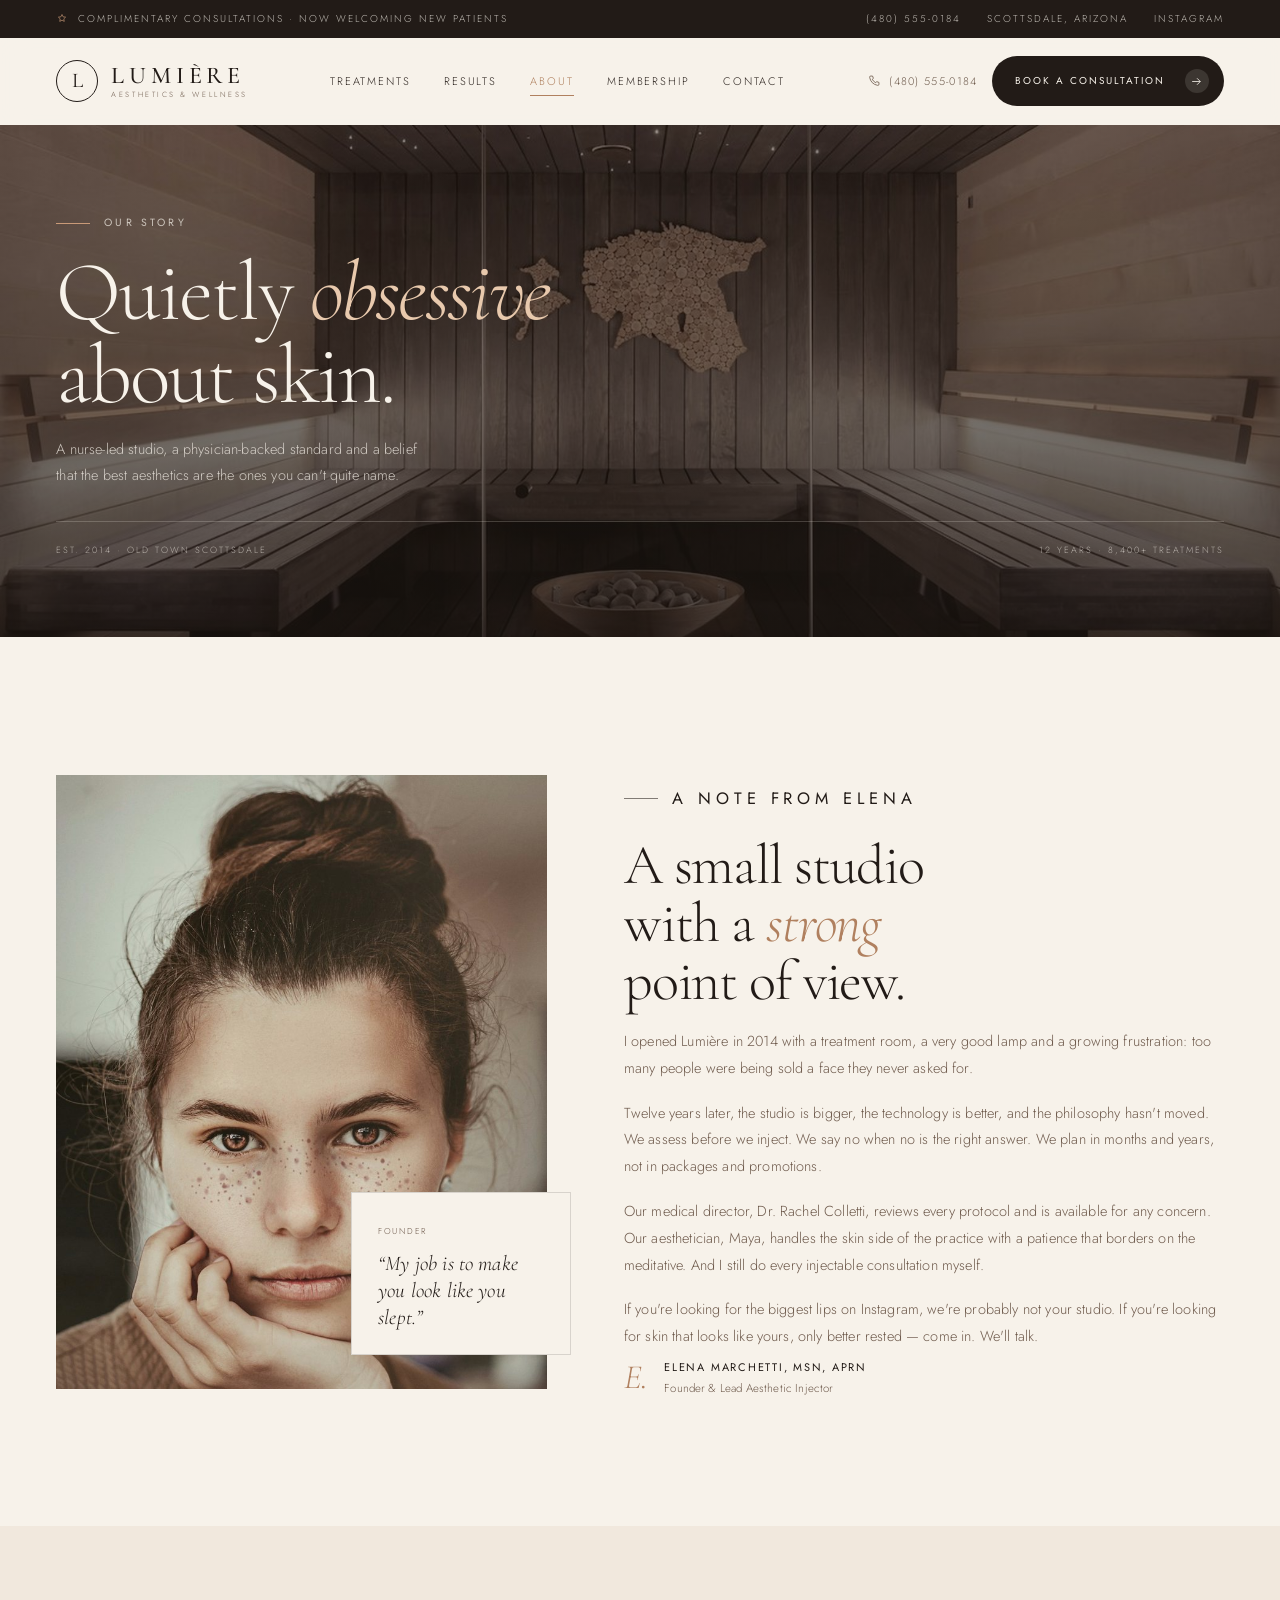
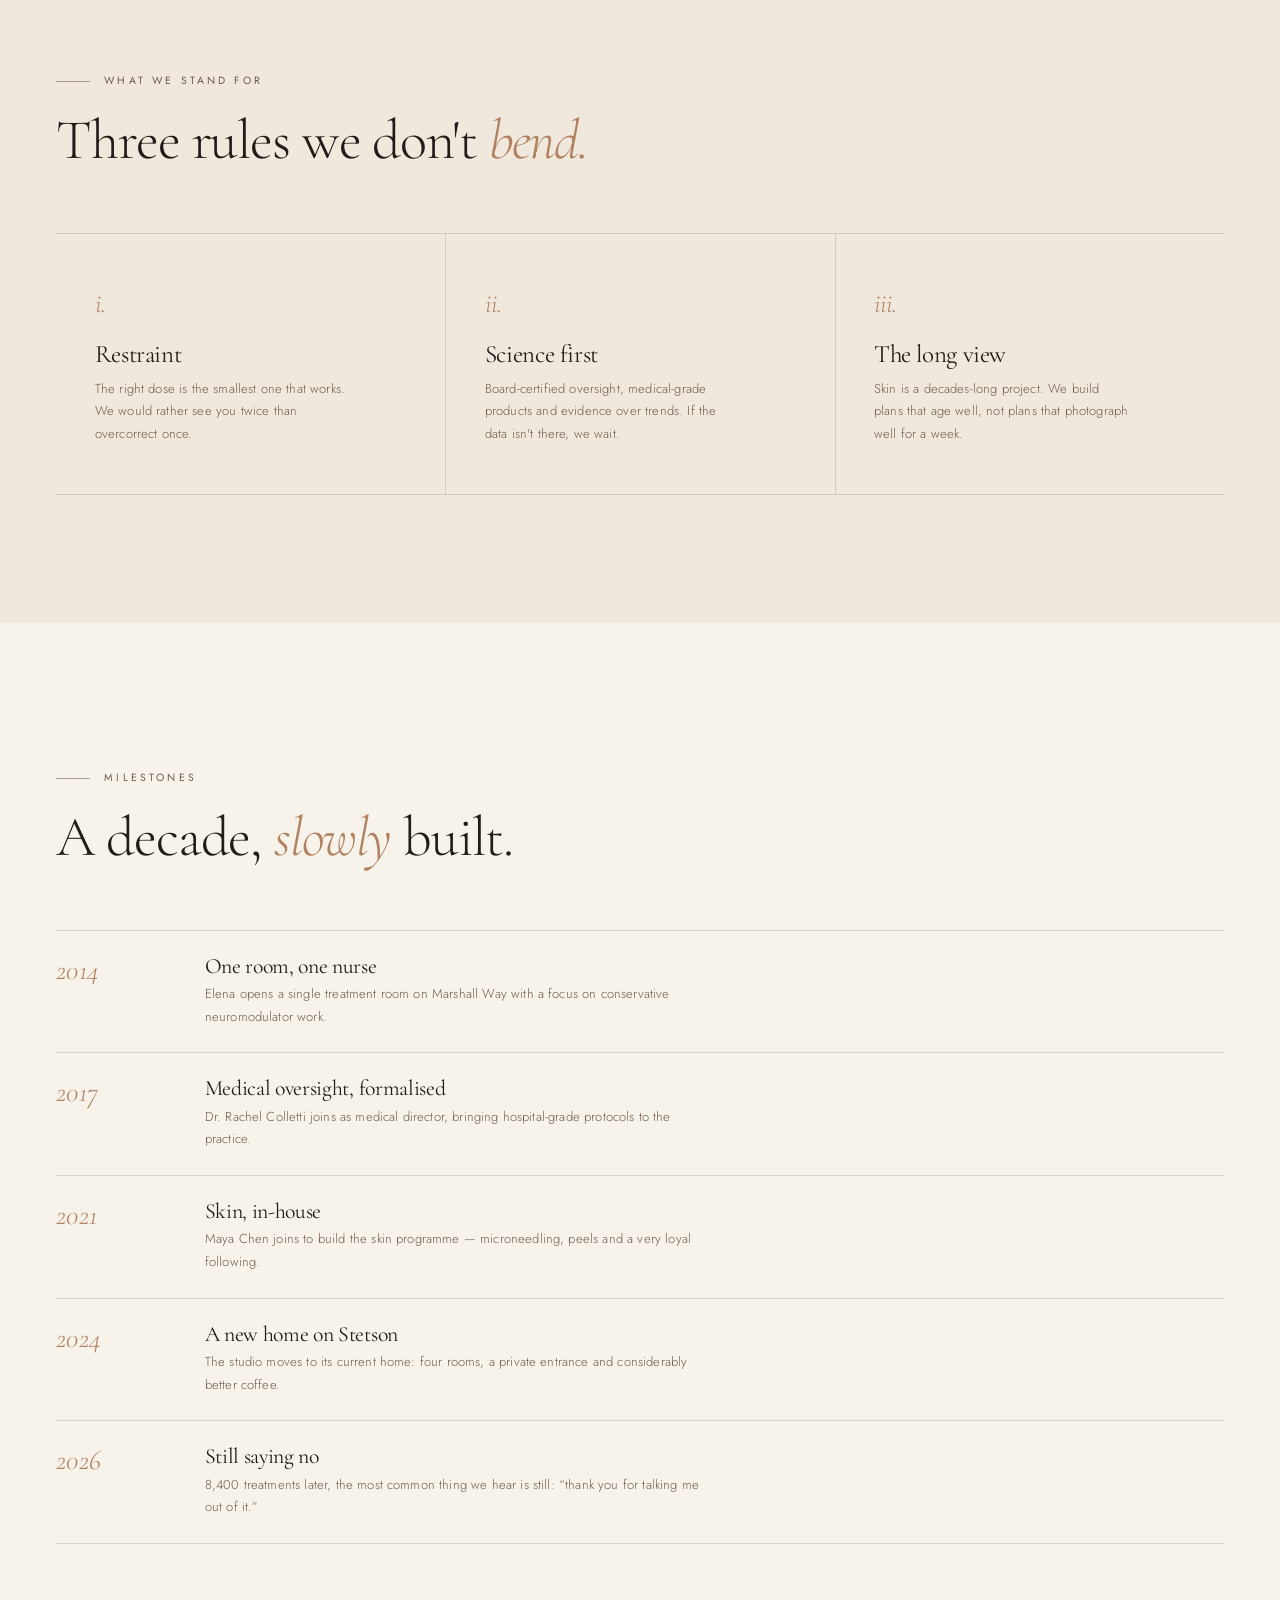
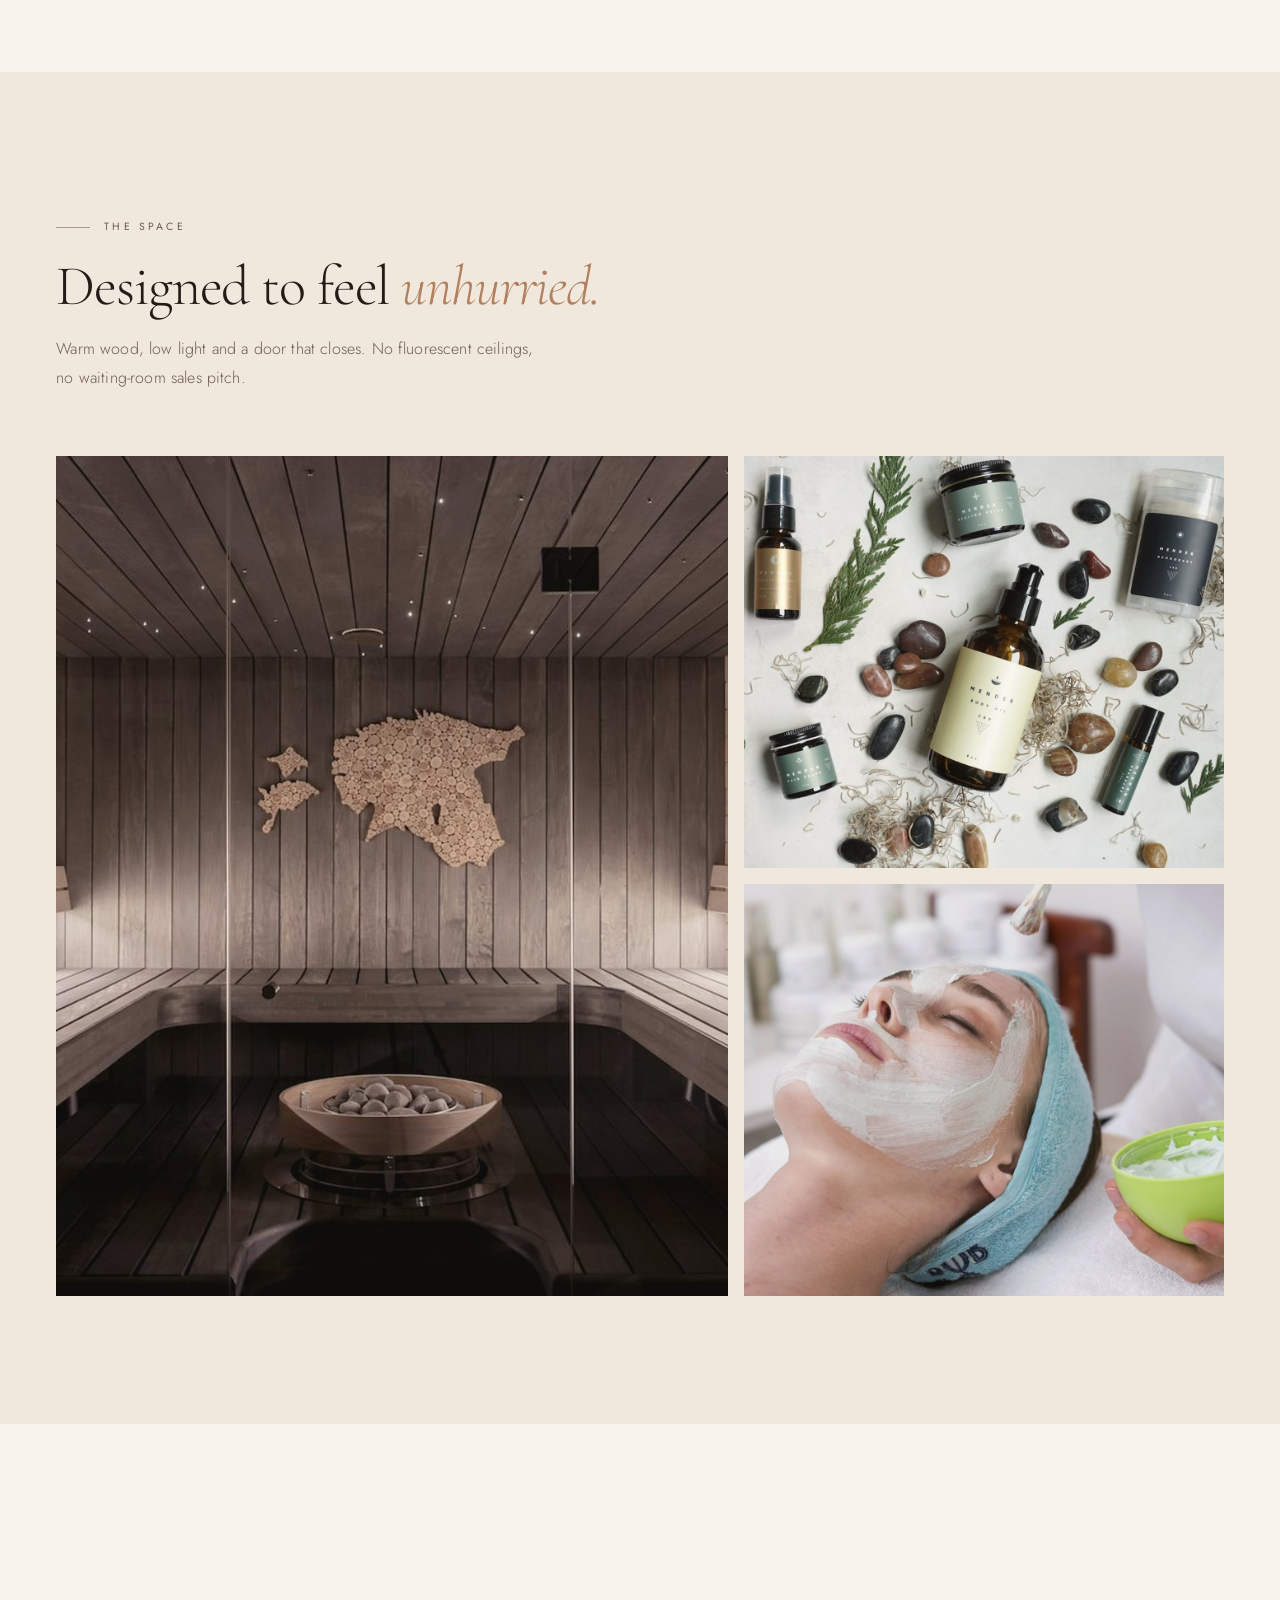
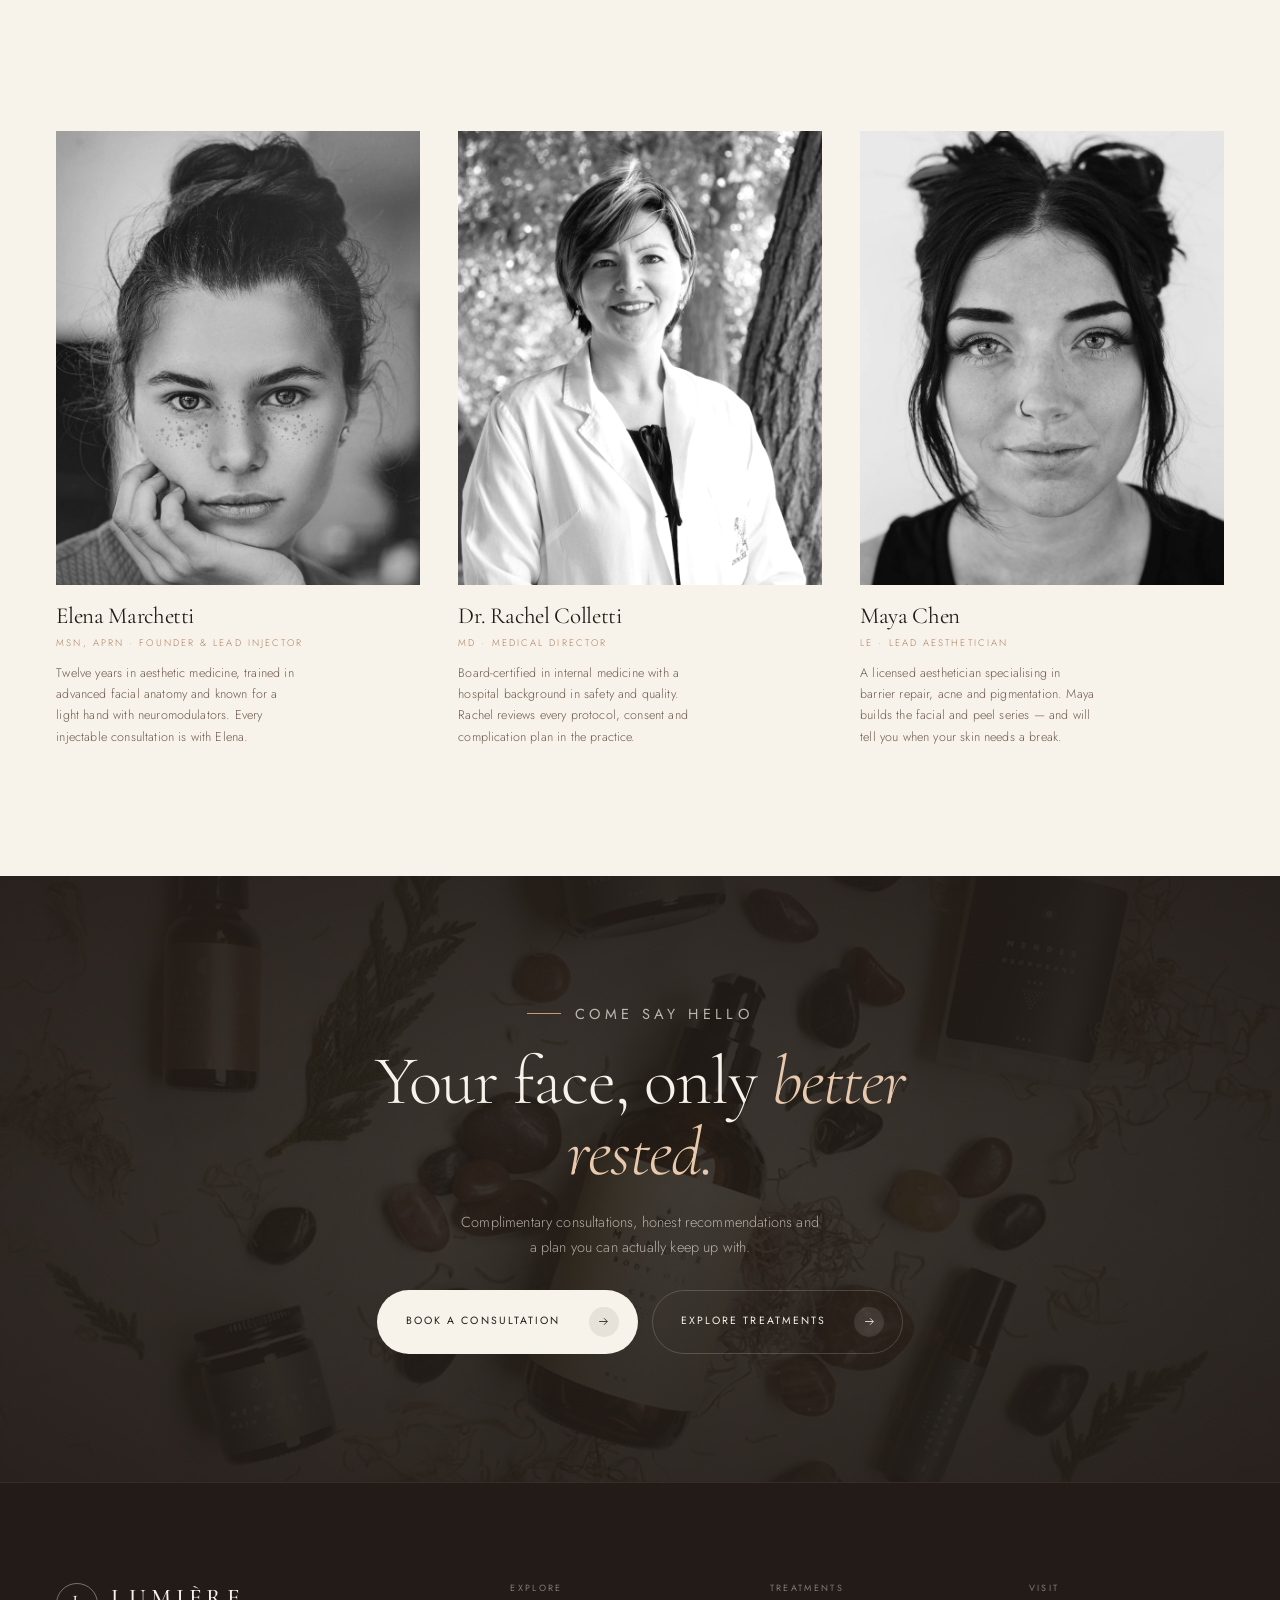
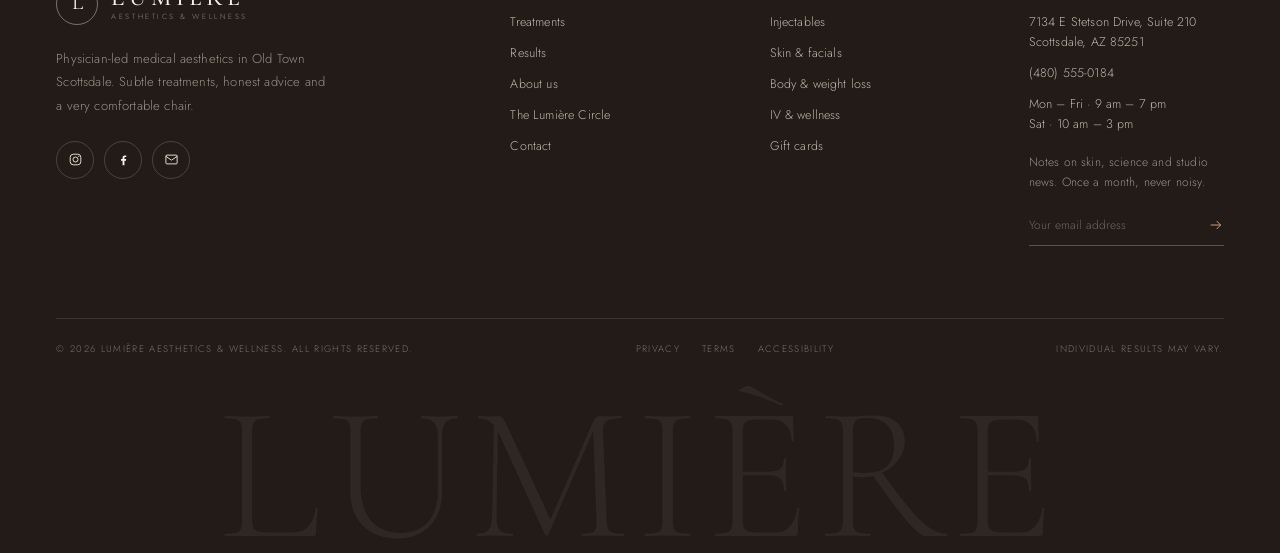
<file: about.html>
<!DOCTYPE html>
<html lang="en" class="no-js">
<head>
  <meta charset="UTF-8">
  <meta name="viewport" content="width=device-width, initial-scale=1">
  <title>About the Studio | Lumière Aesthetics, Scottsdale</title>
  <meta name="description" content="Meet the team behind Lumière Aesthetics — a physician-led medical spa in Old Town Scottsdale built on restraint, science and honest advice.">
  <meta name="theme-color" content="#f7f2ea">
  <meta property="og:title" content="Lumière Aesthetics & Wellness | Medical Spa in Scottsdale, AZ">
  <meta property="og:description" content="Physician-led medical aesthetics in Old Town Scottsdale. Injectables, advanced skin treatments, body contouring and IV wellness — delivered with a lighter touch.">
  <meta property="og:type" content="website">
  <meta property="og:image" content="https://lumiere-scottsdale.com/assets/img/hero.jpg">
  <meta property="og:url" content="https://lumiere-scottsdale.com/">
  <meta name="twitter:card" content="summary_large_image">
  <link rel="icon" href="assets/img/favicon.svg" type="image/svg+xml">
  <link rel="preload" href="assets/fonts/CormorantGaramond-300-normal.woff2" as="font" type="font/woff2" crossorigin>
  <link rel="preload" href="assets/fonts/Jost-300-normal.woff2" as="font" type="font/woff2" crossorigin>
  <link rel="stylesheet" href="assets/css/styles.css">
</head>
<body>
  <a class="skip-link" href="#main">Skip to content</a>

  <div class="topbar">
    <div class="container topbar__inner">
      <p class="topbar__note">
        <svg viewBox="0 0 24 24" fill="none" stroke="currentColor" stroke-width="1.3" aria-hidden="true"><path d="M12 3l2.2 4.6 5 .7-3.6 3.5.9 5-4.5-2.4-4.5 2.4.9-5L4.8 8.3l5-.7z"/></svg>
        Complimentary consultations · Now welcoming new patients
      </p>
      <div class="topbar__links">
        <a href="tel:+99991828288">(480) 555-0184</a>
        <a href="contact.html">Scottsdale, Arizona</a>
        <a href="https://www.instagram.com/" target="_blank" rel="noopener">Instagram</a>
      </div>
    </div>
  </div>

  <header class="site-header">
    <div class="container nav">
      <a class="brand" href="index.html" aria-label="Lumière Aesthetics and Wellness — home">
        <span class="brand__mark" aria-hidden="true">L</span>
        <span class="brand__text">
          <span class="brand__name">Lumière</span>
          <span class="brand__sub">Aesthetics &amp; Wellness</span>
        </span>
      </a>

      <nav class="nav__links" aria-label="Primary">
        <a class="nav__link" href="treatments.html">Treatments</a>
        <a class="nav__link" href="results.html">Results</a>
        <a class="nav__link" href="about.html" aria-current="page">About</a>
        <a class="nav__link" href="index.html#membership">Membership</a>
        <a class="nav__link" href="contact.html">Contact</a>
      </nav>

      <div class="nav__actions">
        <a class="nav__phone" href="tel:+99991828288">
          <svg viewBox="0 0 24 24" fill="none" stroke="currentColor" stroke-width="1.4" aria-hidden="true"><path d="M6.5 3.5h3l1.5 4-2 1.5a13 13 0 006 6l1.5-2 4 1.5v3a2 2 0 01-2.2 2A17.5 17.5 0 014.5 5.7a2 2 0 012-2.2z"/></svg>
          (480) 555-0184
        </a>
        <a class="btn btn--sm" href="contact.html">
          Book a consultation
          <span class="btn__icon" aria-hidden="true"><svg viewBox="0 0 24 24" fill="none" stroke="currentColor" stroke-width="1.5"><path d="M4 12h15M13 6l6 6-6 6"/></svg></span>
        </a>
        <button class="nav__toggle" aria-expanded="false" aria-controls="mobile-menu" aria-label="Open menu">
          <span></span><span></span>
        </button>
      </div>
    </div>
  </header>

  <div class="mobile-menu" id="mobile-menu" aria-hidden="true">
    <nav class="mobile-menu__links" aria-label="Mobile">
      <a class="mobile-menu__link" href="index.html">Home <small>01</small></a>
      <a class="mobile-menu__link" href="treatments.html">Treatments <small>02</small></a>
      <a class="mobile-menu__link" href="results.html">Results <small>03</small></a>
      <a class="mobile-menu__link" href="about.html">About <small>04</small></a>
      <a class="mobile-menu__link" href="index.html#membership">Membership <small>05</small></a>
      <a class="mobile-menu__link" href="contact.html">Contact <small>06</small></a>
    </nav>
    <div class="mobile-menu__meta">
      <a class="btn" href="contact.html">Book a consultation <span class="btn__icon"><svg viewBox="0 0 24 24" fill="none" stroke="currentColor" stroke-width="1.5"><path d="M4 12h15M13 6l6 6-6 6"/></svg></span></a>
      <p>7134 E Stetson Drive, Suite 210<br>Scottsdale, AZ 85251</p>
      <p><a href="tel:+99991828288">(480) 555-0184</a><br><a href="mailto:hello@lumiere-scottsdale.com">hello@lumiere-scottsdale.com</a></p>
      <div class="mobile-menu__socials">
        <a href="https://www.instagram.com/" target="_blank" rel="noopener">Instagram</a>
        <a href="https://www.facebook.com/" target="_blank" rel="noopener">Facebook</a>
      </div>
    </div>
  </div>

  <main id="main">
    <section class="page-hero">
      <div class="page-hero__media">
        <img src="assets/img/space.jpg" alt="Warm, minimalist interior of the Lumière studio" width="1600" height="1000">
      </div>
      <div class="container page-hero__inner">
        <p class="eyebrow">Our story</p>
        <h1>Quietly <em>obsessive</em> about skin.</h1>
        <p class="page-hero__sub">A nurse-led studio, a physician-backed standard and a belief that the best aesthetics are the ones you can't quite name.</p>
        <div class="page-hero__foot">
          <span>Est. 2014 · Old Town Scottsdale</span>
          <span>12 years · 8,400+ treatments</span>
        </div>
      </div>
    </section>

    <section class="section">
      <div class="container">
        <div class="story-grid">
          <div class="story-media" data-reveal="left">
            <img src="assets/img/team-1.jpg" alt="Elena Marchetti, founder of Lumière Aesthetics" width="800" height="1000">
            <div class="story-media__note">
              <span>Founder</span>
              <p>“My job is to make you look like you slept.”</p>
            </div>
          </div>

          <div class="story-copy" data-reveal>
            <p class="eyebrow">A note from Elena</p>
            <h2 class="section-title">A small studio with a <em class="serif-em">strong</em> point of view.</h2>
            <p>I opened Lumière in 2014 with a treatment room, a very good lamp and a growing frustration: too many people were being sold a face they never asked for.</p>
            <p>Twelve years later, the studio is bigger, the technology is better, and the philosophy hasn't moved. We assess before we inject. We say no when no is the right answer. We plan in months and years, not in packages and promotions.</p>
            <p>Our medical director, Dr. Rachel Colletti, reviews every protocol and is available for any concern. Our aesthetician, Maya, handles the skin side of the practice with a patience that borders on the meditative. And I still do every injectable consultation myself.</p>
            <p>If you're looking for the biggest lips on Instagram, we're probably not your studio. If you're looking for skin that looks like yours, only better rested — come in. We'll talk.</p>
            <div class="signature">
              <span class="signature__mark" aria-hidden="true">E.</span>
              <span class="signature__meta">
                <strong>Elena Marchetti, MSN, APRN</strong>
                <span>Founder &amp; Lead Aesthetic Injector</span>
              </span>
            </div>
          </div>
        </div>
      </div>
    </section>

    <section class="section section--cream2">
      <div class="container">
        <div class="section-head">
          <div class="section-head__copy" data-reveal>
            <p class="eyebrow">What we stand for</p>
            <h2 class="section-title">Three rules we don't <em class="serif-em">bend.</em></h2>
          </div>
        </div>

        <div class="values" data-reveal>
          <div class="value">
            <span class="value__num">i.</span>
            <h3>Restraint</h3>
            <p>The right dose is the smallest one that works. We would rather see you twice than overcorrect once.</p>
          </div>
          <div class="value">
            <span class="value__num">ii.</span>
            <h3>Science first</h3>
            <p>Board-certified oversight, medical-grade products and evidence over trends. If the data isn't there, we wait.</p>
          </div>
          <div class="value">
            <span class="value__num">iii.</span>
            <h3>The long view</h3>
            <p>Skin is a decades-long project. We build plans that age well, not plans that photograph well for a week.</p>
          </div>
        </div>
      </div>
    </section>

    <section class="section">
      <div class="container">
        <div class="section-head">
          <div class="section-head__copy" data-reveal>
            <p class="eyebrow">Milestones</p>
            <h2 class="section-title">A decade, <em class="serif-em">slowly</em> built.</h2>
          </div>
        </div>

        <div class="timeline" data-reveal>
          <div class="timeline__row">
            <span class="timeline__year">2014</span>
            <div>
              <h3>One room, one nurse</h3>
              <p>Elena opens a single treatment room on Marshall Way with a focus on conservative neuromodulator work.</p>
            </div>
          </div>
          <div class="timeline__row">
            <span class="timeline__year">2017</span>
            <div>
              <h3>Medical oversight, formalised</h3>
              <p>Dr. Rachel Colletti joins as medical director, bringing hospital-grade protocols to the practice.</p>
            </div>
          </div>
          <div class="timeline__row">
            <span class="timeline__year">2021</span>
            <div>
              <h3>Skin, in-house</h3>
              <p>Maya Chen joins to build the skin programme — microneedling, peels and a very loyal following.</p>
            </div>
          </div>
          <div class="timeline__row">
            <span class="timeline__year">2024</span>
            <div>
              <h3>A new home on Stetson</h3>
              <p>The studio moves to its current home: four rooms, a private entrance and considerably better coffee.</p>
            </div>
          </div>
          <div class="timeline__row">
            <span class="timeline__year">2026</span>
            <div>
              <h3>Still saying no</h3>
              <p>8,400 treatments later, the most common thing we hear is still: “thank you for talking me out of it.”</p>
            </div>
          </div>
        </div>
      </div>
    </section>

    <section class="section section--cream2">
      <div class="container">
        <div class="section-head">
          <div class="section-head__copy" data-reveal>
            <p class="eyebrow">The space</p>
            <h2 class="section-title">Designed to feel <em class="serif-em">unhurried.</em></h2>
            <p class="lede">Warm wood, low light and a door that closes. No fluorescent ceilings, no waiting-room sales pitch.</p>
          </div>
        </div>

        <div class="space-grid" data-reveal>
          <figure>
            <img src="assets/img/space.jpg" alt="The warm wood treatment suite at Lumière" width="1600" height="1000" loading="lazy">
          </figure>
          <figure>
            <img src="assets/img/flatlay.jpg" alt="Botanical skincare ingredients in the studio" width="1600" height="1000" loading="lazy">
          </figure>
          <figure>
            <img src="assets/img/mask.jpg" alt="A quiet treatment moment in the studio" width="1600" height="1000" loading="lazy">
          </figure>
        </div>
      </div>
    </section>

    <section class="section" id="team">
      <div class="container">
        <div class="section-head">
          <div class="section-head__copy" data-reveal>
            <p class="eyebrow">The team</p>
            <h2 class="section-title">People you'll actually <em class="serif-em">meet.</em></h2>
          </div>
          <div data-reveal>
            <a class="link-arrow" href="contact.html">Book with the team
              <svg viewBox="0 0 24 24" fill="none" stroke="currentColor" stroke-width="1.4"><path d="M4 12h15M13 6l6 6-6 6"/></svg>
            </a>
          </div>
        </div>

        <div class="team-grid">
          <article class="team-card" data-reveal>
            <div class="team-card__media">
              <img src="assets/img/team-1.jpg" alt="Elena Marchetti, founder and lead aesthetic injector" width="800" height="1000" loading="lazy">
            </div>
            <div class="team-card__body">
              <h3 class="team-card__name">Elena Marchetti</h3>
              <p class="team-card__role">MSN, APRN · Founder &amp; Lead Injector</p>
              <p class="team-card__bio">Twelve years in aesthetic medicine, trained in advanced facial anatomy and known for a light hand with neuromodulators. Every injectable consultation is with Elena.</p>
            </div>
          </article>

          <article class="team-card" data-reveal>
            <div class="team-card__media">
              <img src="assets/img/team-2.jpg" alt="Dr. Rachel Colletti, medical director" width="800" height="1000" loading="lazy">
            </div>
            <div class="team-card__body">
              <h3 class="team-card__name">Dr. Rachel Colletti</h3>
              <p class="team-card__role">MD · Medical Director</p>
              <p class="team-card__bio">Board-certified in internal medicine with a hospital background in safety and quality. Rachel reviews every protocol, consent and complication plan in the practice.</p>
            </div>
          </article>

          <article class="team-card" data-reveal>
            <div class="team-card__media">
              <img src="assets/img/team-3.jpg" alt="Maya Chen, lead aesthetician" width="800" height="1000" loading="lazy">
            </div>
            <div class="team-card__body">
              <h3 class="team-card__name">Maya Chen</h3>
              <p class="team-card__role">LE · Lead Aesthetician</p>
              <p class="team-card__bio">A licensed aesthetician specialising in barrier repair, acne and pigmentation. Maya builds the facial and peel series — and will tell you when your skin needs a break.</p>
            </div>
          </article>
        </div>
      </div>
    </section>

    <section class="cta-band">
      <div class="cta-band__bg" aria-hidden="true">
        <img src="assets/img/g8.jpg" alt="" width="1400" height="1000" loading="lazy">
      </div>
      <div class="container cta-band__inner" data-reveal>
        <p class="eyebrow">Come say hello</p>
        <h2>Your face, only <em>better rested.</em></h2>
        <p>Complimentary consultations, honest recommendations and a plan you can actually keep up with.</p>
        <div class="cta-band__actions">
          <a class="btn btn--light" href="contact.html">Book a consultation <span class="btn__icon"><svg viewBox="0 0 24 24" fill="none" stroke="currentColor" stroke-width="1.5"><path d="M4 12h15M13 6l6 6-6 6"/></svg></span></a>
          <a class="btn btn--outline-light" href="treatments.html">Explore treatments <span class="btn__icon"><svg viewBox="0 0 24 24" fill="none" stroke="currentColor" stroke-width="1.5"><path d="M4 12h15M13 6l6 6-6 6"/></svg></span></a>
        </div>
      </div>
    </section>
  </main>

  <footer class="site-footer">
    <div class="container">
      <div class="footer-top">
        <div class="footer-brand">
          <a class="brand" href="index.html" aria-label="Lumière Aesthetics and Wellness — home">
            <span class="brand__mark" aria-hidden="true">L</span>
            <span class="brand__text">
              <span class="brand__name">Lumière</span>
              <span class="brand__sub">Aesthetics &amp; Wellness</span>
            </span>
          </a>
          <p>Physician-led medical aesthetics in Old Town Scottsdale. Subtle treatments, honest advice and a very comfortable chair.</p>
          <div class="footer-socials">
            <a href="https://www.instagram.com/" target="_blank" rel="noopener" aria-label="Instagram">
              <svg viewBox="0 0 24 24" fill="none" stroke="currentColor" stroke-width="1.4"><rect x="3.5" y="3.5" width="17" height="17" rx="5"/><circle cx="12" cy="12" r="4"/><circle cx="17.2" cy="6.8" r="0.9" fill="currentColor" stroke="none"/></svg>
            </a>
            <a href="https://www.facebook.com/" target="_blank" rel="noopener" aria-label="Facebook">
              <svg viewBox="0 0 24 24" fill="currentColor"><path d="M13.5 21v-7h2.4l.4-2.8h-2.8V9.4c0-.8.2-1.4 1.4-1.4h1.5V5.5c-.3 0-1.2-.1-2.2-.1-2.2 0-3.7 1.3-3.7 3.8v2H8v2.8h2.5v7z"/></svg>
            </a>
            <a href="mailto:hello@lumiere-scottsdale.com" aria-label="Email">
              <svg viewBox="0 0 24 24" fill="none" stroke="currentColor" stroke-width="1.4"><rect x="3" y="5" width="18" height="14" rx="1.5"/><path d="M3 7l9 6 9-6"/></svg>
            </a>
          </div>
        </div>

        <div class="footer-col">
          <h4>Explore</h4>
          <ul>
            <li><a href="treatments.html">Treatments</a></li>
            <li><a href="results.html">Results</a></li>
            <li><a href="about.html">About us</a></li>
            <li><a href="index.html#membership">The Lumière Circle</a></li>
            <li><a href="contact.html">Contact</a></li>
          </ul>
        </div>

        <div class="footer-col">
          <h4>Treatments</h4>
          <ul>
            <li><a href="treatments.html#injectables">Injectables</a></li>
            <li><a href="treatments.html#skin">Skin &amp; facials</a></li>
            <li><a href="treatments.html#body">Body &amp; weight loss</a></li>
            <li><a href="treatments.html#wellness">IV &amp; wellness</a></li>
            <li><a href="treatments.html">Gift cards</a></li>
          </ul>
        </div>

        <div class="footer-col footer-col--news">
          <h4>Visit</h4>
          <ul>
            <li>7134 E Stetson Drive, Suite 210<br>Scottsdale, AZ 85251</li>
            <li><a href="tel:+99991828288">(480) 555-0184</a></li>
            <li>Mon – Fri · 9 am – 7 pm<br>Sat · 10 am – 3 pm</li>
          </ul>
          <div class="footer-newsletter">
            <p>Notes on skin, science and studio news. Once a month, never noisy.</p>
            <form class="newsletter-form" aria-label="Newsletter signup">
              <input type="email" placeholder="Your email address" aria-label="Email address" required>
              <button type="submit" aria-label="Subscribe">
                <svg viewBox="0 0 24 24" fill="none" stroke="currentColor" stroke-width="1.5"><path d="M4 12h15M13 6l6 6-6 6"/></svg>
              </button>
            </form>
          </div>
        </div>
      </div>

      <div class="footer-bottom">
        <p>© <span data-year>2026</span> Lumière Aesthetics &amp; Wellness. All rights reserved.</p>
        <div class="footer-bottom__links">
          <a href="#">Privacy</a>
          <a href="#">Terms</a>
          <a href="#">Accessibility</a>
        </div>
        <p>Individual results may vary.</p>
      </div>
    </div>
    <div class="footer-wordmark" aria-hidden="true">LUMIÈRE</div>
  </footer>

  <script src="assets/js/main.js" defer></script>
</body>
</html>
</file>
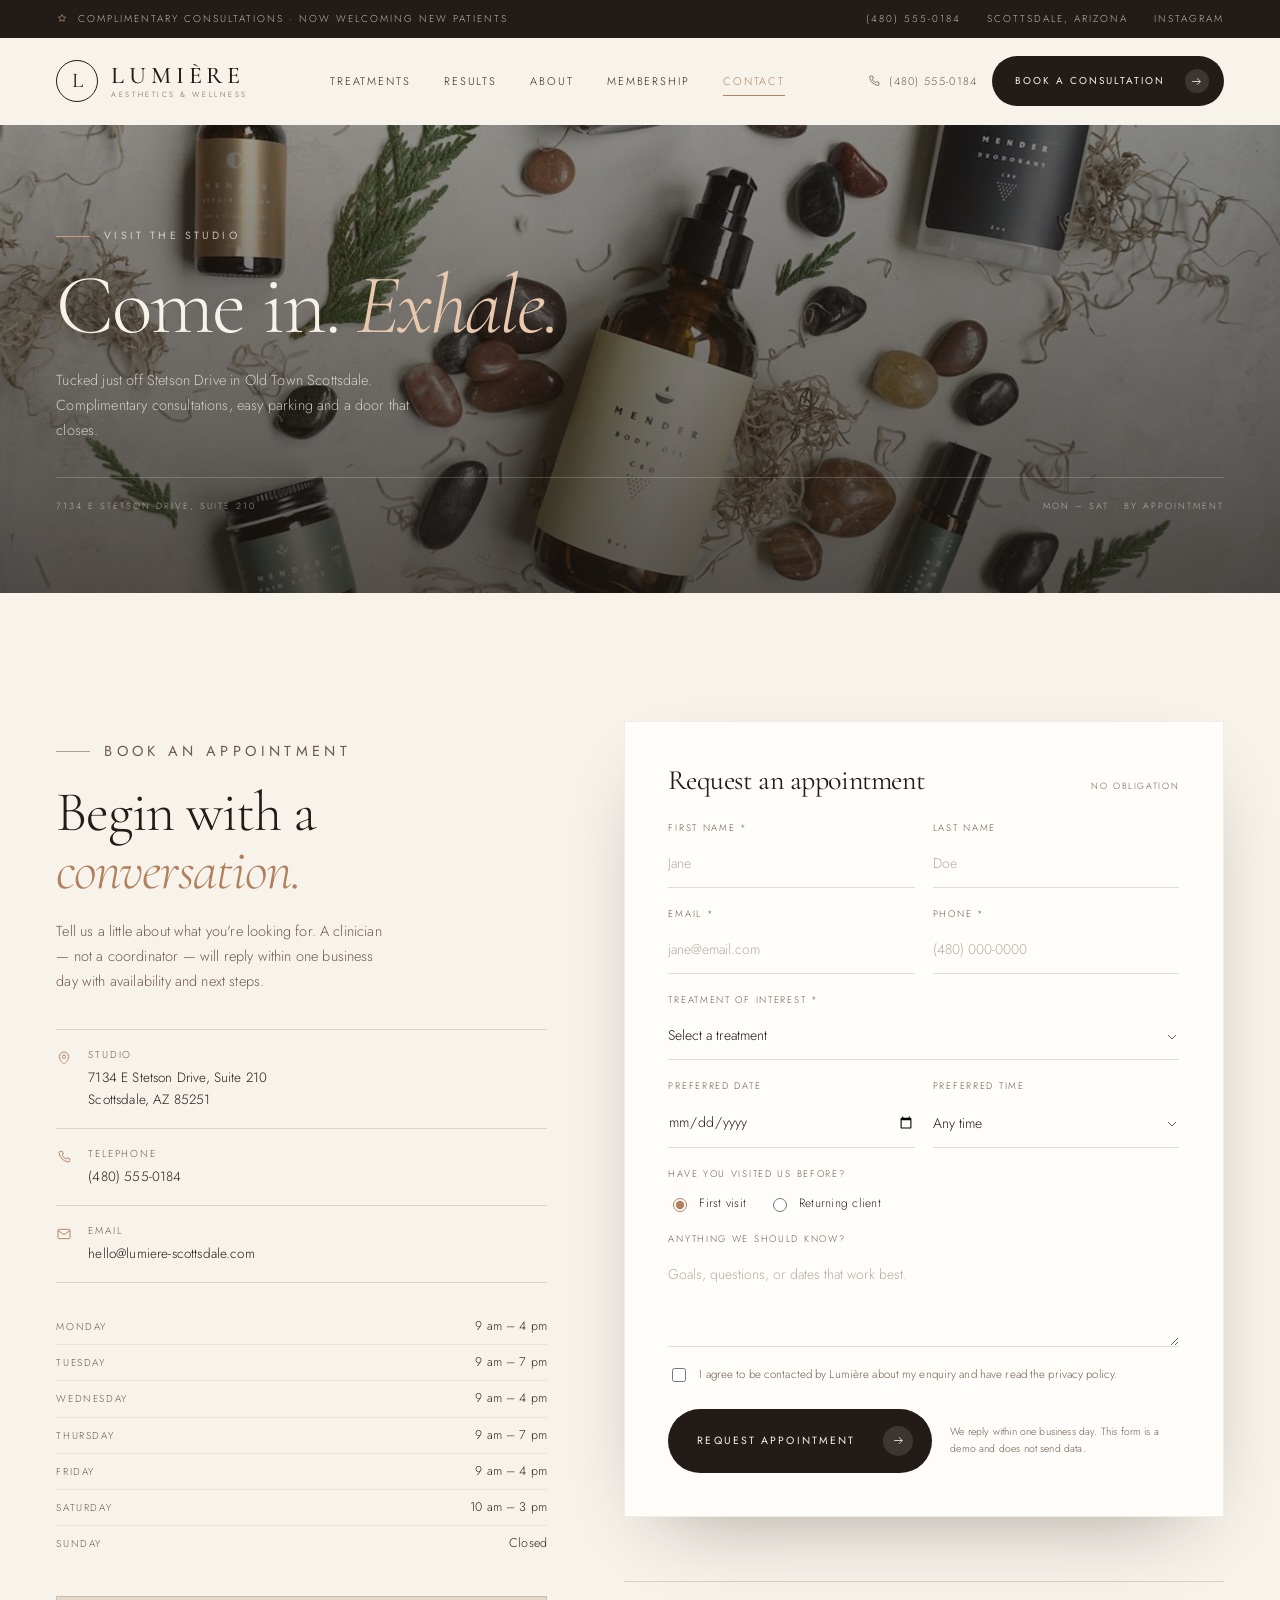
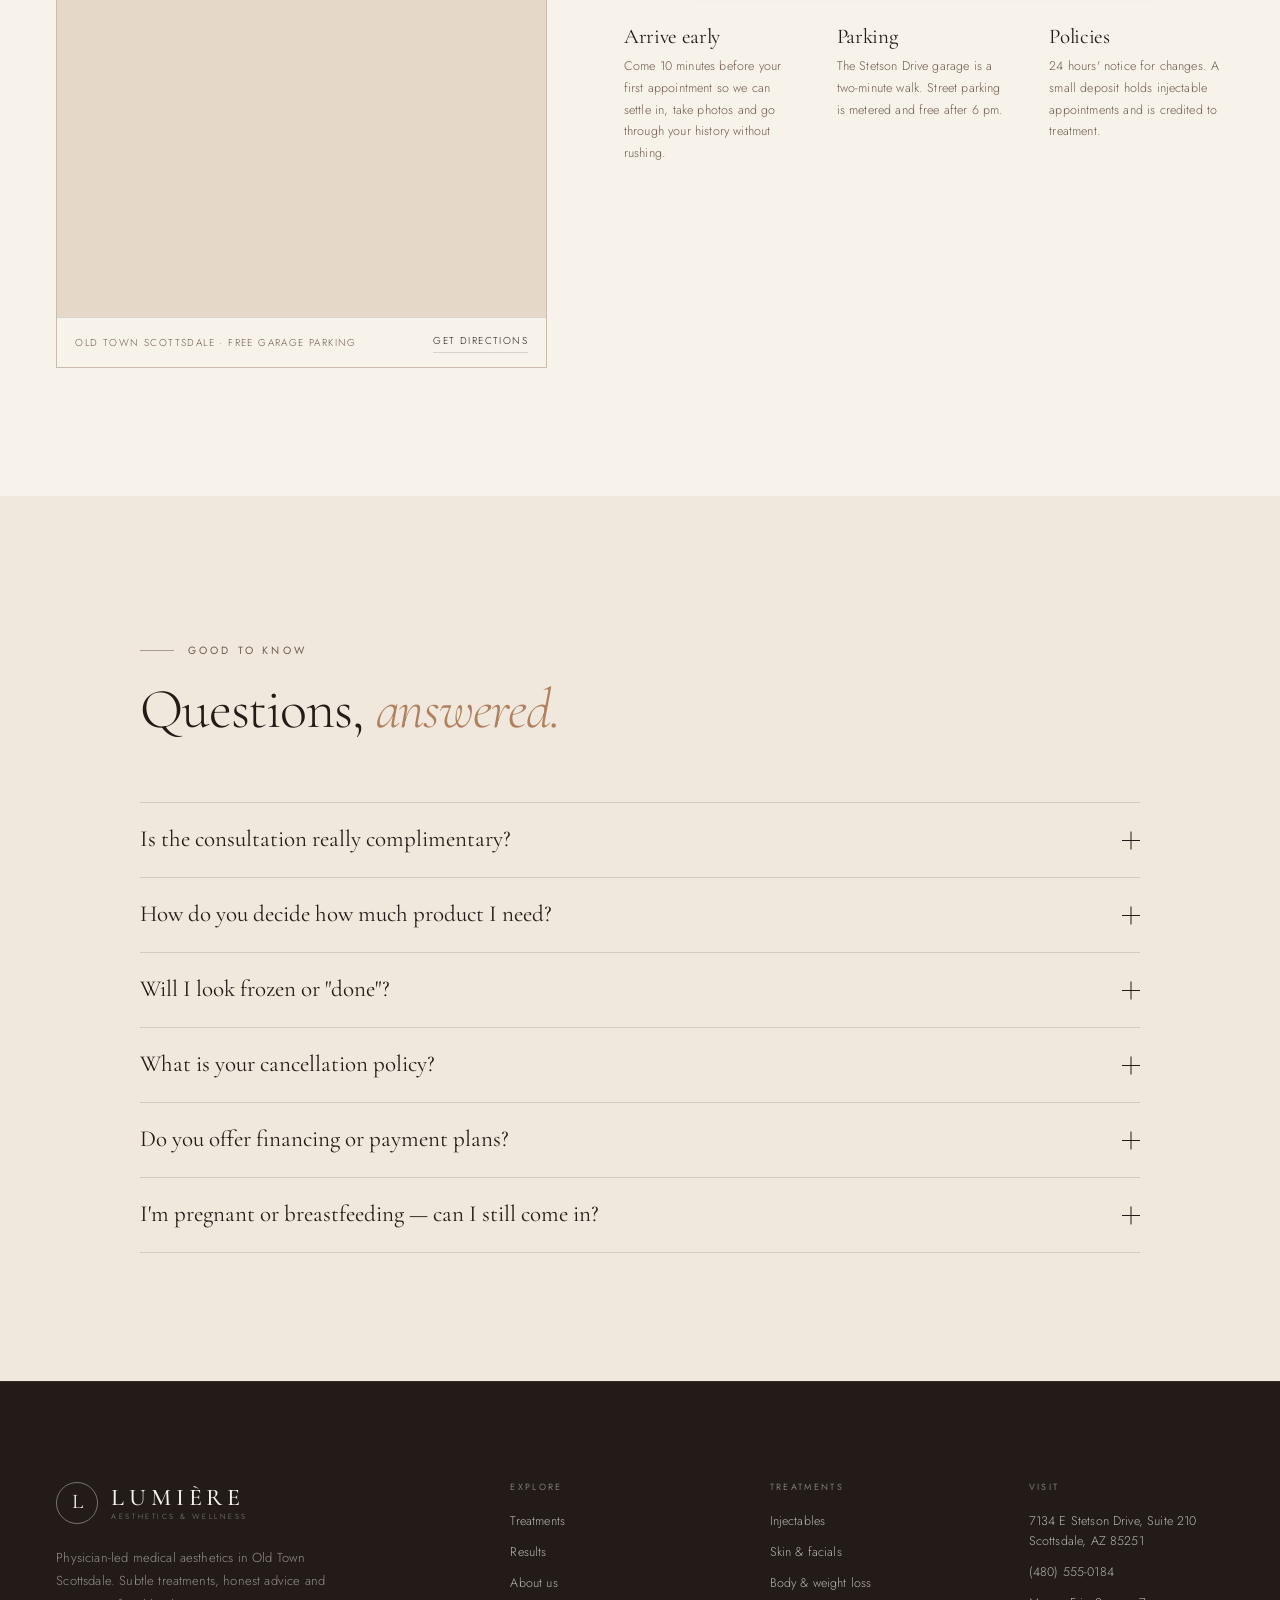
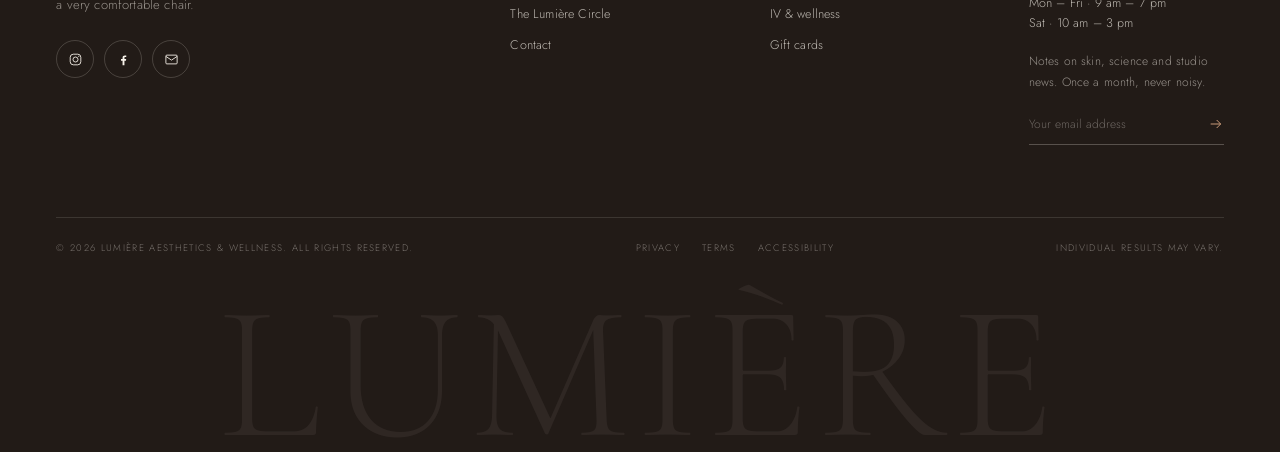
<file: contact.html>
<!DOCTYPE html>
<html lang="en" class="no-js">
<head>
  <meta charset="UTF-8">
  <meta name="viewport" content="width=device-width, initial-scale=1">
  <title>Contact &amp; Booking | Lumière Aesthetics, Scottsdale</title>
  <meta name="description" content="Book a complimentary consultation at Lumière Aesthetics in Old Town Scottsdale. Find our address, hours, parking notes and answers to common questions.">
  <meta name="theme-color" content="#f7f2ea">
  <meta property="og:title" content="Lumière Aesthetics & Wellness | Medical Spa in Scottsdale, AZ">
  <meta property="og:description" content="Physician-led medical aesthetics in Old Town Scottsdale. Injectables, advanced skin treatments, body contouring and IV wellness — delivered with a lighter touch.">
  <meta property="og:type" content="website">
  <meta property="og:image" content="https://lumiere-scottsdale.com/assets/img/hero.jpg">
  <meta property="og:url" content="https://lumiere-scottsdale.com/">
  <meta name="twitter:card" content="summary_large_image">
  <link rel="icon" href="assets/img/favicon.svg" type="image/svg+xml">
  <link rel="preload" href="assets/fonts/CormorantGaramond-300-normal.woff2" as="font" type="font/woff2" crossorigin>
  <link rel="preload" href="assets/fonts/Jost-300-normal.woff2" as="font" type="font/woff2" crossorigin>
  <link rel="stylesheet" href="assets/css/styles.css">
</head>
<body>
  <a class="skip-link" href="#main">Skip to content</a>

  <div class="topbar">
    <div class="container topbar__inner">
      <p class="topbar__note">
        <svg viewBox="0 0 24 24" fill="none" stroke="currentColor" stroke-width="1.3" aria-hidden="true"><path d="M12 3l2.2 4.6 5 .7-3.6 3.5.9 5-4.5-2.4-4.5 2.4.9-5L4.8 8.3l5-.7z"/></svg>
        Complimentary consultations · Now welcoming new patients
      </p>
      <div class="topbar__links">
        <a href="tel:+99991828288">(480) 555-0184</a>
        <a href="contact.html">Scottsdale, Arizona</a>
        <a href="https://www.instagram.com/" target="_blank" rel="noopener">Instagram</a>
      </div>
    </div>
  </div>

  <header class="site-header">
    <div class="container nav">
      <a class="brand" href="index.html" aria-label="Lumière Aesthetics and Wellness — home">
        <span class="brand__mark" aria-hidden="true">L</span>
        <span class="brand__text">
          <span class="brand__name">Lumière</span>
          <span class="brand__sub">Aesthetics &amp; Wellness</span>
        </span>
      </a>

      <nav class="nav__links" aria-label="Primary">
        <a class="nav__link" href="treatments.html">Treatments</a>
        <a class="nav__link" href="results.html">Results</a>
        <a class="nav__link" href="about.html">About</a>
        <a class="nav__link" href="index.html#membership">Membership</a>
        <a class="nav__link" href="contact.html" aria-current="page">Contact</a>
      </nav>

      <div class="nav__actions">
        <a class="nav__phone" href="tel:+99991828288">
          <svg viewBox="0 0 24 24" fill="none" stroke="currentColor" stroke-width="1.4" aria-hidden="true"><path d="M6.5 3.5h3l1.5 4-2 1.5a13 13 0 006 6l1.5-2 4 1.5v3a2 2 0 01-2.2 2A17.5 17.5 0 014.5 5.7a2 2 0 012-2.2z"/></svg>
          (480) 555-0184
        </a>
        <a class="btn btn--sm" href="#book">
          Book a consultation
          <span class="btn__icon" aria-hidden="true"><svg viewBox="0 0 24 24" fill="none" stroke="currentColor" stroke-width="1.5"><path d="M4 12h15M13 6l6 6-6 6"/></svg></span>
        </a>
        <button class="nav__toggle" aria-expanded="false" aria-controls="mobile-menu" aria-label="Open menu">
          <span></span><span></span>
        </button>
      </div>
    </div>
  </header>

  <div class="mobile-menu" id="mobile-menu" aria-hidden="true">
    <nav class="mobile-menu__links" aria-label="Mobile">
      <a class="mobile-menu__link" href="index.html">Home <small>01</small></a>
      <a class="mobile-menu__link" href="treatments.html">Treatments <small>02</small></a>
      <a class="mobile-menu__link" href="results.html">Results <small>03</small></a>
      <a class="mobile-menu__link" href="about.html">About <small>04</small></a>
      <a class="mobile-menu__link" href="index.html#membership">Membership <small>05</small></a>
      <a class="mobile-menu__link" href="contact.html">Contact <small>06</small></a>
    </nav>
    <div class="mobile-menu__meta">
      <a class="btn" href="#book">Book a consultation <span class="btn__icon"><svg viewBox="0 0 24 24" fill="none" stroke="currentColor" stroke-width="1.5"><path d="M4 12h15M13 6l6 6-6 6"/></svg></span></a>
      <p>7134 E Stetson Drive, Suite 210<br>Scottsdale, AZ 85251</p>
      <p><a href="tel:+99991828288">(480) 555-0184</a><br><a href="mailto:hello@lumiere-scottsdale.com">hello@lumiere-scottsdale.com</a></p>
      <div class="mobile-menu__socials">
        <a href="https://www.instagram.com/" target="_blank" rel="noopener">Instagram</a>
        <a href="https://www.facebook.com/" target="_blank" rel="noopener">Facebook</a>
      </div>
    </div>
  </div>

  <main id="main">
    <section class="page-hero">
      <div class="page-hero__media">
        <img src="assets/img/flatlay.jpg" alt="Skincare ingredients arranged on linen in the Lumière studio" width="1600" height="1000">
      </div>
      <div class="container page-hero__inner">
        <p class="eyebrow">Visit the studio</p>
        <h1>Come in. <em>Exhale.</em></h1>
        <p class="page-hero__sub">Tucked just off Stetson Drive in Old Town Scottsdale. Complimentary consultations, easy parking and a door that closes.</p>
        <div class="page-hero__foot">
          <span>7134 E Stetson Drive, Suite 210</span>
          <span>Mon – Sat · By appointment</span>
        </div>
      </div>
    </section>

    <section class="section" id="book">
      <div class="container booking-grid">
        <div class="booking-info" data-reveal>
          <p class="eyebrow">Book an appointment</p>
          <h2 class="section-title">Begin with a <em class="serif-em">conversation.</em></h2>
          <p>Tell us a little about what you're looking for. A clinician — not a coordinator — will reply within one business day with availability and next steps.</p>

          <div class="contact-list">
            <div class="contact-row">
              <svg viewBox="0 0 24 24" fill="none" stroke="currentColor" stroke-width="1.4" aria-hidden="true"><path d="M12 21s7-5.4 7-11a7 7 0 10-14 0c0 5.6 7 11 7 11z"/><circle cx="12" cy="10" r="2.5"/></svg>
              <div><span>Studio</span>7134 E Stetson Drive, Suite 210<br>Scottsdale, AZ 85251</div>
            </div>
            <div class="contact-row">
              <svg viewBox="0 0 24 24" fill="none" stroke="currentColor" stroke-width="1.4" aria-hidden="true"><path d="M6.5 3.5h3l1.5 4-2 1.5a13 13 0 006 6l1.5-2 4 1.5v3a2 2 0 01-2.2 2A17.5 17.5 0 014.5 5.7a2 2 0 012-2.2z"/></svg>
              <div><span>Telephone</span><a href="tel:+99991828288">(480) 555-0184</a></div>
            </div>
            <div class="contact-row">
              <svg viewBox="0 0 24 24" fill="none" stroke="currentColor" stroke-width="1.4" aria-hidden="true"><rect x="3" y="5" width="18" height="14" rx="1.5"/><path d="M3 7l9 6 9-6"/></svg>
              <div><span>Email</span><a href="mailto:hello@lumiere-scottsdale.com">hello@lumiere-scottsdale.com</a></div>
            </div>
          </div>

          <table class="hours">
            <caption class="sr-only">Studio hours</caption>
            <tbody>
              <tr><th scope="row">Monday</th><td>9 am – 4 pm</td></tr>
              <tr><th scope="row">Tuesday</th><td>9 am – 7 pm</td></tr>
              <tr><th scope="row">Wednesday</th><td>9 am – 4 pm</td></tr>
              <tr><th scope="row">Thursday</th><td>9 am – 7 pm</td></tr>
              <tr><th scope="row">Friday</th><td>9 am – 4 pm</td></tr>
              <tr><th scope="row">Saturday</th><td>10 am – 3 pm</td></tr>
              <tr><th scope="row">Sunday</th><td>Closed</td></tr>
            </tbody>
          </table>

          <div class="map-card">
            <iframe title="Map showing Lumière Aesthetics in Old Town Scottsdale" src="https://maps.google.com/maps?q=7134%20E%20Stetson%20Dr%20Scottsdale%20AZ%2085251&z=15&output=embed" loading="lazy" referrerpolicy="no-referrer-when-downgrade"></iframe>
            <div class="map-card__foot">
              <span>Old Town Scottsdale · Free garage parking</span>
              <a href="https://maps.google.com/?q=7134+E+Stetson+Dr+Scottsdale+AZ+85251" target="_blank" rel="noopener">Get directions</a>
            </div>
          </div>
        </div>

        <div data-reveal="right">
          <div class="form-card">
            <div class="form-card__head">
              <h3>Request an appointment</h3>
              <span>No obligation</span>
            </div>

            <form class="form-grid" data-demo-form novalidate>
              <div class="field">
                <label for="first-name">First name *</label>
                <input id="first-name" name="firstName" type="text" autocomplete="given-name" placeholder="Jane" required>
              </div>
              <div class="field">
                <label for="last-name">Last name</label>
                <input id="last-name" name="lastName" type="text" autocomplete="family-name" placeholder="Doe">
              </div>
              <div class="field">
                <label for="email">Email *</label>
                <input id="email" name="email" type="email" autocomplete="email" placeholder="jane@email.com" required>
              </div>
              <div class="field">
                <label for="phone">Phone *</label>
                <input id="phone" name="phone" type="tel" autocomplete="tel" placeholder="(480) 000-0000" required>
              </div>
              <div class="field field--full">
                <label for="service">Treatment of interest *</label>
                <select id="service" name="service" required>
                  <option value="" selected disabled>Select a treatment</option>
                  <option>New client consultation</option>
                  <option>Botox / Dysport</option>
                  <option>Dermal fillers</option>
                  <option>Microneedling / Morpheus8</option>
                  <option>Clinical facial or peel</option>
                  <option>IV therapy / NAD+</option>
                  <option>Medical weight loss</option>
                  <option>Membership enquiry</option>
                </select>
              </div>
              <div class="field">
                <label for="date">Preferred date</label>
                <input id="date" name="date" type="date">
              </div>
              <div class="field">
                <label for="time">Preferred time</label>
                <select id="time" name="time">
                  <option value="" selected disabled>Any time</option>
                  <option>Morning (9 am – 12 pm)</option>
                  <option>Afternoon (12 pm – 4 pm)</option>
                  <option>Evening (4 pm – 7 pm)</option>
                </select>
              </div>
              <div class="field field--full">
                <label>Have you visited us before?</label>
                <div class="choice">
                  <label><input type="radio" name="returning" value="new" checked> First visit</label>
                  <label><input type="radio" name="returning" value="returning"> Returning client</label>
                </div>
              </div>
              <div class="field field--full">
                <label for="message">Anything we should know?</label>
                <textarea id="message" name="message" rows="3" placeholder="Goals, questions, or dates that work best."></textarea>
              </div>
              <div class="field field--full">
                <label class="consent">
                  <input type="checkbox" required>
                  I agree to be contacted by Lumière about my enquiry and have read the privacy policy.
                </label>
              </div>
              <div class="form-actions field--full">
                <button class="btn" type="submit">
                  Request appointment
                  <span class="btn__icon" aria-hidden="true"><svg viewBox="0 0 24 24" fill="none" stroke="currentColor" stroke-width="1.5"><path d="M4 12h15M13 6l6 6-6 6"/></svg></span>
                </button>
                <small>We reply within one business day. This form is a demo and does not send data.</small>
              </div>
            </form>

            <div class="form-success" data-form-success role="status">
              <div class="form-success__mark">
                <svg viewBox="0 0 24 24" fill="none" stroke="currentColor" stroke-width="1.4"><path d="M4 12.5l5 5L20 6.5"/></svg>
              </div>
              <h3>Thank you.</h3>
              <p>Your request has been received. A member of our team will reach out within one business day to confirm your appointment.</p>
            </div>
          </div>

          <div class="visit-notes">
            <div class="visit-note">
              <h3>Arrive early</h3>
              <p>Come 10 minutes before your first appointment so we can settle in, take photos and go through your history without rushing.</p>
            </div>
            <div class="visit-note">
              <h3>Parking</h3>
              <p>The Stetson Drive garage is a two-minute walk. Street parking is metered and free after 6 pm.</p>
            </div>
            <div class="visit-note">
              <h3>Policies</h3>
              <p>24 hours' notice for changes. A small deposit holds injectable appointments and is credited to treatment.</p>
            </div>
          </div>
        </div>
      </div>
    </section>

    <section class="section section--cream2">
      <div class="container" style="max-width: 1000px;">
        <div class="section-head">
          <div class="section-head__copy" data-reveal>
            <p class="eyebrow">Good to know</p>
            <h2 class="section-title">Questions, <em class="serif-em">answered.</em></h2>
          </div>
        </div>

        <div class="faq" data-reveal>
          <div class="faq__item">
            <button class="faq__q" type="button" aria-expanded="false">
              Is the consultation really complimentary?
              <span class="faq__icon" aria-hidden="true"></span>
            </button>
            <div class="faq__a"><p>Yes. A 45-minute consultation with Elena is free and includes an assessment, a written plan and transparent pricing. You are under no obligation to book treatment that day — most people don't.</p></div>
          </div>

          <div class="faq__item">
            <button class="faq__q" type="button" aria-expanded="false">
              How do you decide how much product I need?
              <span class="faq__icon" aria-hidden="true"></span>
            </button>
            <div class="faq__a"><p>By looking at your face in motion, not just at rest. We start conservatively, review at two weeks, and add only if it's needed. It is always easier to add than to wait out an overcorrection.</p></div>
          </div>

          <div class="faq__item">
            <button class="faq__q" type="button" aria-expanded="false">
              Will I look frozen or "done"?
              <span class="faq__icon" aria-hidden="true"></span>
            </button>
            <div class="faq__a"><p>That is the thing we work hardest to avoid. We dose for expression, treat specific muscles rather than whole regions, and would rather under-treat than over-treat.</p></div>
          </div>

          <div class="faq__item">
            <button class="faq__q" type="button" aria-expanded="false">
              What is your cancellation policy?
              <span class="faq__icon" aria-hidden="true"></span>
            </button>
            <div class="faq__a"><p>We ask for 24 hours' notice to move or cancel an appointment. Injectable appointments are held with a $50 deposit, credited to your treatment. Life happens — just call us.</p></div>
          </div>

          <div class="faq__item">
            <button class="faq__q" type="button" aria-expanded="false">
              Do you offer financing or payment plans?
              <span class="faq__icon" aria-hidden="true"></span>
            </button>
            <div class="faq__a"><p>Yes. We accept Cherry and CareCredit for treatment plans over $500, and all major cards. The Lumière Circle membership can also spread the cost of regular treatments.</p></div>
          </div>

          <div class="faq__item">
            <button class="faq__q" type="button" aria-expanded="false">
              I'm pregnant or breastfeeding — can I still come in?
              <span class="faq__icon" aria-hidden="true"></span>
            </button>
            <div class="faq__a"><p>We do not perform injectables or energy treatments during pregnancy or breastfeeding. We are happy to do a complimentary skin consultation and plan for afterwards, and our aesthetician can advise on safe topical care.</p></div>
          </div>
        </div>
      </div>
    </section>
  </main>

  <footer class="site-footer">
    <div class="container">
      <div class="footer-top">
        <div class="footer-brand">
          <a class="brand" href="index.html" aria-label="Lumière Aesthetics and Wellness — home">
            <span class="brand__mark" aria-hidden="true">L</span>
            <span class="brand__text">
              <span class="brand__name">Lumière</span>
              <span class="brand__sub">Aesthetics &amp; Wellness</span>
            </span>
          </a>
          <p>Physician-led medical aesthetics in Old Town Scottsdale. Subtle treatments, honest advice and a very comfortable chair.</p>
          <div class="footer-socials">
            <a href="https://www.instagram.com/" target="_blank" rel="noopener" aria-label="Instagram">
              <svg viewBox="0 0 24 24" fill="none" stroke="currentColor" stroke-width="1.4"><rect x="3.5" y="3.5" width="17" height="17" rx="5"/><circle cx="12" cy="12" r="4"/><circle cx="17.2" cy="6.8" r="0.9" fill="currentColor" stroke="none"/></svg>
            </a>
            <a href="https://www.facebook.com/" target="_blank" rel="noopener" aria-label="Facebook">
              <svg viewBox="0 0 24 24" fill="currentColor"><path d="M13.5 21v-7h2.4l.4-2.8h-2.8V9.4c0-.8.2-1.4 1.4-1.4h1.5V5.5c-.3 0-1.2-.1-2.2-.1-2.2 0-3.7 1.3-3.7 3.8v2H8v2.8h2.5v7z"/></svg>
            </a>
            <a href="mailto:hello@lumiere-scottsdale.com" aria-label="Email">
              <svg viewBox="0 0 24 24" fill="none" stroke="currentColor" stroke-width="1.4"><rect x="3" y="5" width="18" height="14" rx="1.5"/><path d="M3 7l9 6 9-6"/></svg>
            </a>
          </div>
        </div>

        <div class="footer-col">
          <h4>Explore</h4>
          <ul>
            <li><a href="treatments.html">Treatments</a></li>
            <li><a href="results.html">Results</a></li>
            <li><a href="about.html">About us</a></li>
            <li><a href="index.html#membership">The Lumière Circle</a></li>
            <li><a href="contact.html">Contact</a></li>
          </ul>
        </div>

        <div class="footer-col">
          <h4>Treatments</h4>
          <ul>
            <li><a href="treatments.html#injectables">Injectables</a></li>
            <li><a href="treatments.html#skin">Skin &amp; facials</a></li>
            <li><a href="treatments.html#body">Body &amp; weight loss</a></li>
            <li><a href="treatments.html#wellness">IV &amp; wellness</a></li>
            <li><a href="treatments.html">Gift cards</a></li>
          </ul>
        </div>

        <div class="footer-col footer-col--news">
          <h4>Visit</h4>
          <ul>
            <li>7134 E Stetson Drive, Suite 210<br>Scottsdale, AZ 85251</li>
            <li><a href="tel:+99991828288">(480) 555-0184</a></li>
            <li>Mon – Fri · 9 am – 7 pm<br>Sat · 10 am – 3 pm</li>
          </ul>
          <div class="footer-newsletter">
            <p>Notes on skin, science and studio news. Once a month, never noisy.</p>
            <form class="newsletter-form" aria-label="Newsletter signup">
              <input type="email" placeholder="Your email address" aria-label="Email address" required>
              <button type="submit" aria-label="Subscribe">
                <svg viewBox="0 0 24 24" fill="none" stroke="currentColor" stroke-width="1.5"><path d="M4 12h15M13 6l6 6-6 6"/></svg>
              </button>
            </form>
          </div>
        </div>
      </div>

      <div class="footer-bottom">
        <p>© <span data-year>2026</span> Lumière Aesthetics &amp; Wellness. All rights reserved.</p>
        <div class="footer-bottom__links">
          <a href="#">Privacy</a>
          <a href="#">Terms</a>
          <a href="#">Accessibility</a>
        </div>
        <p>Individual results may vary.</p>
      </div>
    </div>
    <div class="footer-wordmark" aria-hidden="true">LUMIÈRE</div>
  </footer>

  <script src="assets/js/main.js" defer></script>
</body>
</html>
</file>
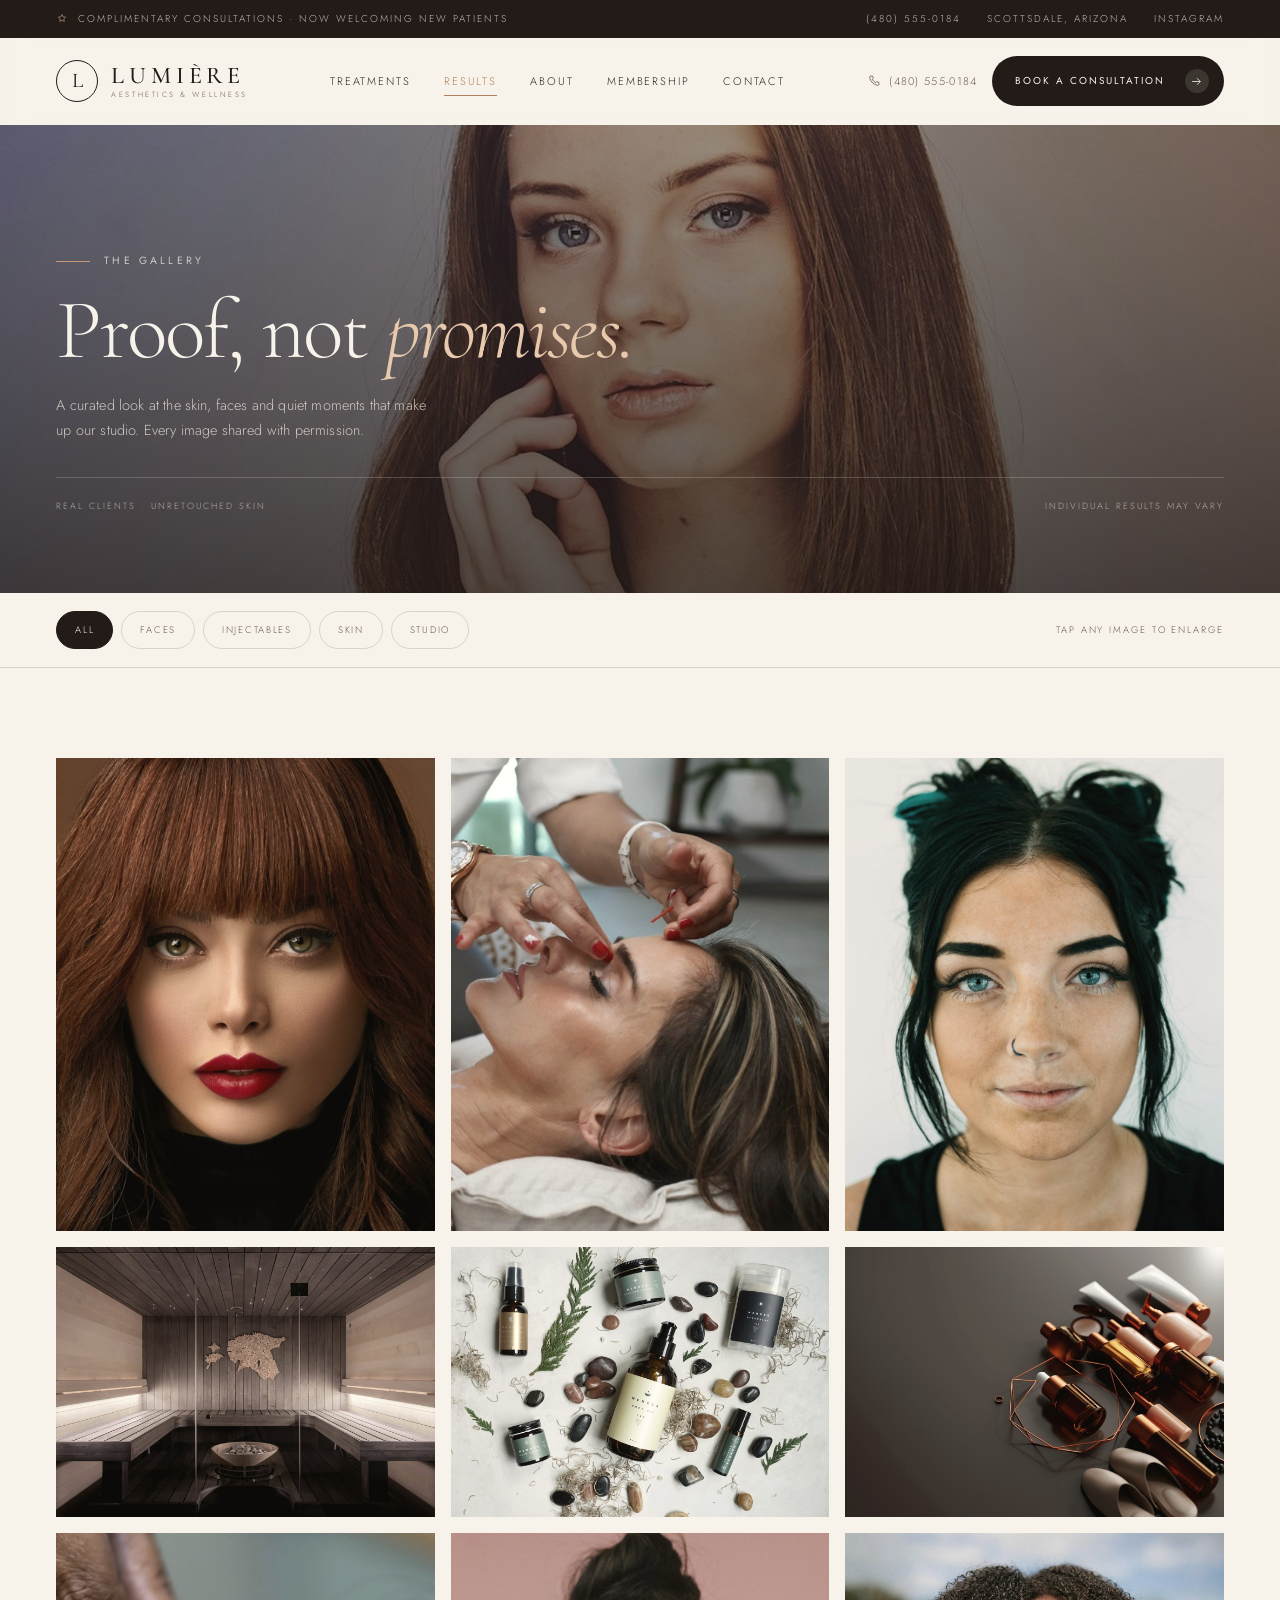
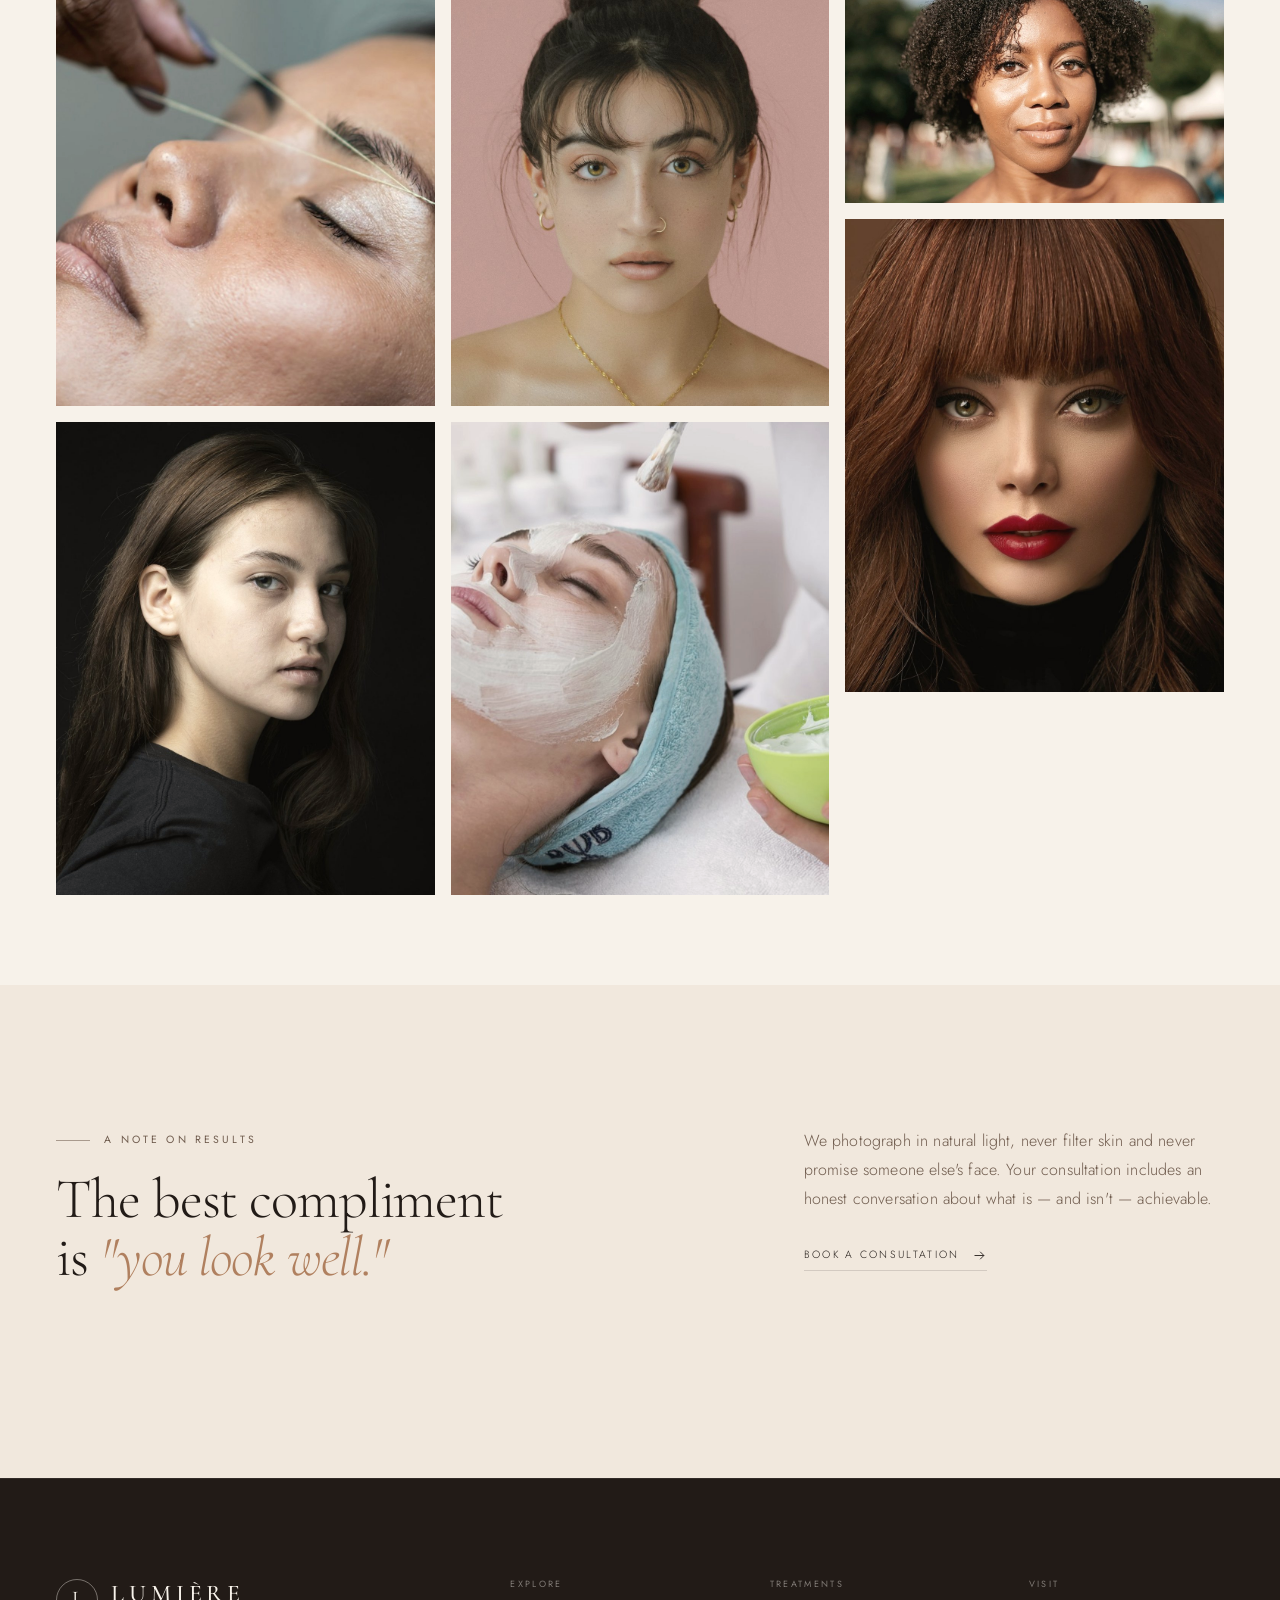
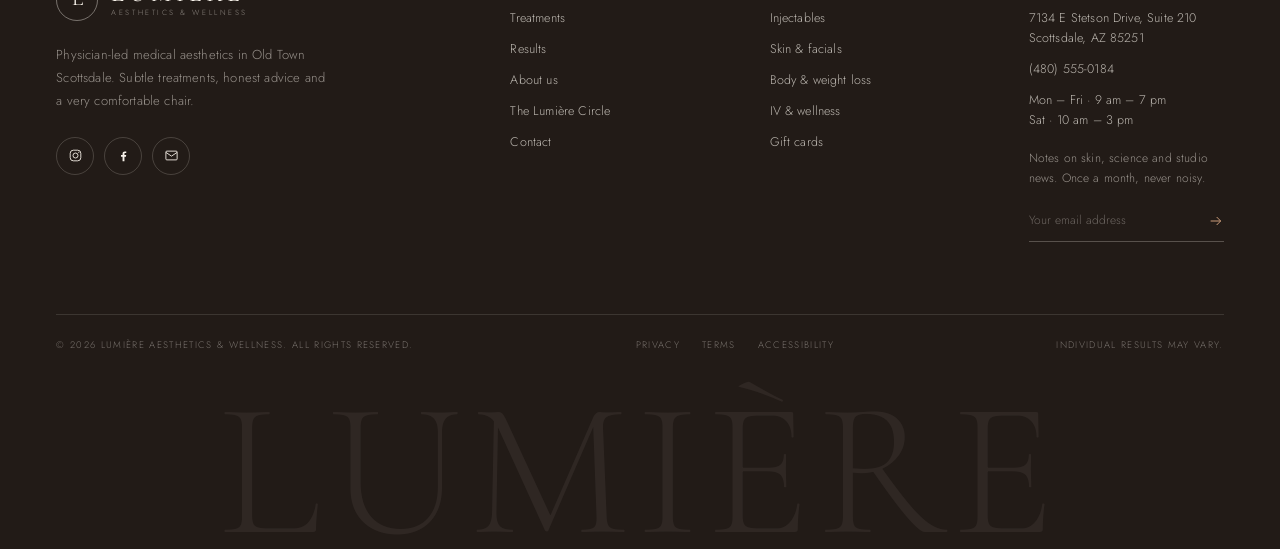
<file: results.html>
<!DOCTYPE html>
<html lang="en" class="no-js">
<head>
  <meta charset="UTF-8">
  <meta name="viewport" content="width=device-width, initial-scale=1">
  <title>Results &amp; Gallery | Lumière Aesthetics, Scottsdale</title>
  <meta name="description" content="Browse the Lumière gallery — real skin, subtle injectables and the calm of our Old Town Scottsdale studio.">
  <meta name="theme-color" content="#f7f2ea">
  <meta property="og:title" content="Lumière Aesthetics & Wellness | Medical Spa in Scottsdale, AZ">
  <meta property="og:description" content="Physician-led medical aesthetics in Old Town Scottsdale. Injectables, advanced skin treatments, body contouring and IV wellness — delivered with a lighter touch.">
  <meta property="og:type" content="website">
  <meta property="og:image" content="https://lumiere-scottsdale.com/assets/img/hero.jpg">
  <meta property="og:url" content="https://lumiere-scottsdale.com/">
  <meta name="twitter:card" content="summary_large_image">
  <link rel="icon" href="assets/img/favicon.svg" type="image/svg+xml">
  <link rel="preload" href="assets/fonts/CormorantGaramond-300-normal.woff2" as="font" type="font/woff2" crossorigin>
  <link rel="preload" href="assets/fonts/Jost-300-normal.woff2" as="font" type="font/woff2" crossorigin>
  <link rel="stylesheet" href="assets/css/styles.css">
</head>
<body>
  <a class="skip-link" href="#main">Skip to content</a>

  <div class="topbar">
    <div class="container topbar__inner">
      <p class="topbar__note">
        <svg viewBox="0 0 24 24" fill="none" stroke="currentColor" stroke-width="1.3" aria-hidden="true"><path d="M12 3l2.2 4.6 5 .7-3.6 3.5.9 5-4.5-2.4-4.5 2.4.9-5L4.8 8.3l5-.7z"/></svg>
        Complimentary consultations · Now welcoming new patients
      </p>
      <div class="topbar__links">
        <a href="tel:+99991828288">(480) 555-0184</a>
        <a href="contact.html">Scottsdale, Arizona</a>
        <a href="https://www.instagram.com/" target="_blank" rel="noopener">Instagram</a>
      </div>
    </div>
  </div>

  <header class="site-header">
    <div class="container nav">
      <a class="brand" href="index.html" aria-label="Lumière Aesthetics and Wellness — home">
        <span class="brand__mark" aria-hidden="true">L</span>
        <span class="brand__text">
          <span class="brand__name">Lumière</span>
          <span class="brand__sub">Aesthetics &amp; Wellness</span>
        </span>
      </a>

      <nav class="nav__links" aria-label="Primary">
        <a class="nav__link" href="treatments.html">Treatments</a>
        <a class="nav__link" href="results.html" aria-current="page">Results</a>
        <a class="nav__link" href="about.html">About</a>
        <a class="nav__link" href="index.html#membership">Membership</a>
        <a class="nav__link" href="contact.html">Contact</a>
      </nav>

      <div class="nav__actions">
        <a class="nav__phone" href="tel:+99991828288">
          <svg viewBox="0 0 24 24" fill="none" stroke="currentColor" stroke-width="1.4" aria-hidden="true"><path d="M6.5 3.5h3l1.5 4-2 1.5a13 13 0 006 6l1.5-2 4 1.5v3a2 2 0 01-2.2 2A17.5 17.5 0 014.5 5.7a2 2 0 012-2.2z"/></svg>
          (480) 555-0184
        </a>
        <a class="btn btn--sm" href="contact.html">
          Book a consultation
          <span class="btn__icon" aria-hidden="true"><svg viewBox="0 0 24 24" fill="none" stroke="currentColor" stroke-width="1.5"><path d="M4 12h15M13 6l6 6-6 6"/></svg></span>
        </a>
        <button class="nav__toggle" aria-expanded="false" aria-controls="mobile-menu" aria-label="Open menu">
          <span></span><span></span>
        </button>
      </div>
    </div>
  </header>

  <div class="mobile-menu" id="mobile-menu" aria-hidden="true">
    <nav class="mobile-menu__links" aria-label="Mobile">
      <a class="mobile-menu__link" href="index.html">Home <small>01</small></a>
      <a class="mobile-menu__link" href="treatments.html">Treatments <small>02</small></a>
      <a class="mobile-menu__link" href="results.html">Results <small>03</small></a>
      <a class="mobile-menu__link" href="about.html">About <small>04</small></a>
      <a class="mobile-menu__link" href="index.html#membership">Membership <small>05</small></a>
      <a class="mobile-menu__link" href="contact.html">Contact <small>06</small></a>
    </nav>
    <div class="mobile-menu__meta">
      <a class="btn" href="contact.html">Book a consultation <span class="btn__icon"><svg viewBox="0 0 24 24" fill="none" stroke="currentColor" stroke-width="1.5"><path d="M4 12h15M13 6l6 6-6 6"/></svg></span></a>
      <p>7134 E Stetson Drive, Suite 210<br>Scottsdale, AZ 85251</p>
      <p><a href="tel:+99991828288">(480) 555-0184</a><br><a href="mailto:hello@lumiere-scottsdale.com">hello@lumiere-scottsdale.com</a></p>
      <div class="mobile-menu__socials">
        <a href="https://www.instagram.com/" target="_blank" rel="noopener">Instagram</a>
        <a href="https://www.facebook.com/" target="_blank" rel="noopener">Facebook</a>
      </div>
    </div>
  </div>

  <main id="main">
    <section class="page-hero">
      <div class="page-hero__media">
        <img src="assets/img/g3.jpg" alt="Beauty portrait with luminous, natural-looking skin" width="1400" height="1000">
      </div>
      <div class="container page-hero__inner">
        <p class="eyebrow">The gallery</p>
        <h1>Proof, not <em>promises.</em></h1>
        <p class="page-hero__sub">A curated look at the skin, faces and quiet moments that make up our studio. Every image shared with permission.</p>
        <div class="page-hero__foot">
          <span>Real clients · Unretouched skin</span>
          <span>Individual results may vary</span>
        </div>
      </div>
    </section>

    <div class="filter-bar">
      <div class="container filter-bar__inner">
        <div class="filters" data-gallery-filter role="group" aria-label="Filter gallery">
          <button class="filter is-active" type="button" data-filter="all" aria-pressed="true">All</button>
          <button class="filter" type="button" data-filter="faces" aria-pressed="false">Faces</button>
          <button class="filter" type="button" data-filter="injectables" aria-pressed="false">Injectables</button>
          <button class="filter" type="button" data-filter="skin" aria-pressed="false">Skin</button>
          <button class="filter" type="button" data-filter="studio" aria-pressed="false">Studio</button>
        </div>
        <span class="filter-bar__count">Tap any image to enlarge</span>
      </div>
    </div>

    <section class="section section--tight">
      <div class="container">
        <div class="masonry" data-gallery>
          <button class="masonry__item" type="button" data-cat="faces" data-full="assets/img/g1.jpg" aria-label="View portrait: soft definition">
            <img src="assets/img/g1.jpg" alt="Portrait with soft, luminous skin and natural definition" width="1000" height="1250" loading="lazy">
            <span class="masonry__cap">Facial balance · Filler</span>
          </button>

          <button class="masonry__item" type="button" data-cat="studio" data-full="assets/img/g6.jpg" aria-label="View image: the studio">
            <img src="assets/img/g6.jpg" alt="Warm wood interior of the Lumière studio" width="1400" height="1000" loading="lazy">
            <span class="masonry__cap">The studio · Old Town</span>
          </button>

          <button class="masonry__item" type="button" data-cat="skin" data-full="assets/img/g4.jpg" aria-label="View image: facial treatment">
            <img src="assets/img/g4.jpg" alt="Close-up of a gentle facial treatment" width="1000" height="1250" loading="lazy">
            <span class="masonry__cap">Skin quality · Clinical facial</span>
          </button>

          <button class="masonry__item" type="button" data-cat="faces" data-full="assets/img/g2.jpg" aria-label="View portrait: studio light">
            <img src="assets/img/g2.jpg" alt="Studio portrait with even, glowing skin" width="1000" height="1250" loading="lazy">
            <span class="masonry__cap">Studio portrait · Natural light</span>
          </button>

          <button class="masonry__item" type="button" data-cat="injectables" data-full="assets/img/g7.jpg" aria-label="View image: injectable treatment">
            <img src="assets/img/g7.jpg" alt="Practitioner performing a precise injectable treatment" width="1000" height="1250" loading="lazy">
            <span class="masonry__cap">Precision · Neuromodulator</span>
          </button>

          <button class="masonry__item" type="button" data-cat="studio" data-full="assets/img/g8.jpg" aria-label="View image: skincare still life">
            <img src="assets/img/g8.jpg" alt="Botanical skincare ingredients arranged on linen" width="1400" height="1000" loading="lazy">
            <span class="masonry__cap">The dispensary · Botanicals</span>
          </button>

          <button class="masonry__item" type="button" data-cat="faces" data-full="assets/img/g5.jpg" aria-label="View portrait: fresh skin">
            <img src="assets/img/g5.jpg" alt="Portrait of a woman with fresh, hydrated skin" width="1000" height="1250" loading="lazy">
            <span class="masonry__cap">Hydration · Skin boosters</span>
          </button>

          <button class="masonry__item" type="button" data-cat="skin" data-full="assets/img/g12.jpg" aria-label="View image: mask treatment">
            <img src="assets/img/g12.jpg" alt="Client relaxing during a mask treatment" width="1000" height="1250" loading="lazy">
            <span class="masonry__cap">Calm · Restorative facial</span>
          </button>

          <button class="masonry__item" type="button" data-cat="faces" data-full="assets/img/g9.jpg" aria-label="View portrait: bare skin">
            <img src="assets/img/g9.jpg" alt="Bare-skin portrait with a natural finish" width="1000" height="1250" loading="lazy">
            <span class="masonry__cap">No makeup · Just skin</span>
          </button>

          <button class="masonry__item" type="button" data-cat="studio" data-full="assets/img/g10.jpg" aria-label="View image: treatment vials">
            <img src="assets/img/g10.jpg" alt="Amber treatment vials and copper details" width="1400" height="1000" loading="lazy">
            <span class="masonry__cap">The details · Medical-grade only</span>
          </button>

          <button class="masonry__item" type="button" data-cat="skin" data-full="assets/img/g11.jpg" aria-label="View image: body and wellness">
            <img src="assets/img/g11.jpg" alt="Portrait reflecting skin and body wellness" width="1400" height="1000" loading="lazy">
            <span class="masonry__cap">Whole-body · Wellness</span>
          </button>

          <button class="masonry__item" type="button" data-cat="faces" data-full="assets/img/g1.jpg" aria-label="View portrait: subtle enhancement">
            <img src="assets/img/g1.jpg" alt="Portrait with subtly enhanced features" width="1000" height="1250" loading="lazy">
            <span class="masonry__cap">Subtle enhancement · Lips</span>
          </button>
        </div>
      </div>
    </section>

    <section class="section section--cream2">
      <div class="container">
        <div class="section-head" style="align-items: center;">
          <div class="section-head__copy" data-reveal>
            <p class="eyebrow">A note on results</p>
            <h2 class="section-title" style="max-width: 18ch;">The best compliment is <em class="serif-em">"you look well."</em></h2>
          </div>
          <div style="max-width: 420px;" data-reveal>
            <p class="lede">We photograph in natural light, never filter skin and never promise someone else's face. Your consultation includes an honest conversation about what is — and isn't — achievable.</p>
            <div style="margin-top: 26px;">
              <a class="link-arrow" href="contact.html">Book a consultation
                <svg viewBox="0 0 24 24" fill="none" stroke="currentColor" stroke-width="1.4"><path d="M4 12h15M13 6l6 6-6 6"/></svg>
              </a>
            </div>
          </div>
        </div>
      </div>
    </section>
  </main>

  <footer class="site-footer">
    <div class="container">
      <div class="footer-top">
        <div class="footer-brand">
          <a class="brand" href="index.html" aria-label="Lumière Aesthetics and Wellness — home">
            <span class="brand__mark" aria-hidden="true">L</span>
            <span class="brand__text">
              <span class="brand__name">Lumière</span>
              <span class="brand__sub">Aesthetics &amp; Wellness</span>
            </span>
          </a>
          <p>Physician-led medical aesthetics in Old Town Scottsdale. Subtle treatments, honest advice and a very comfortable chair.</p>
          <div class="footer-socials">
            <a href="https://www.instagram.com/" target="_blank" rel="noopener" aria-label="Instagram">
              <svg viewBox="0 0 24 24" fill="none" stroke="currentColor" stroke-width="1.4"><rect x="3.5" y="3.5" width="17" height="17" rx="5"/><circle cx="12" cy="12" r="4"/><circle cx="17.2" cy="6.8" r="0.9" fill="currentColor" stroke="none"/></svg>
            </a>
            <a href="https://www.facebook.com/" target="_blank" rel="noopener" aria-label="Facebook">
              <svg viewBox="0 0 24 24" fill="currentColor"><path d="M13.5 21v-7h2.4l.4-2.8h-2.8V9.4c0-.8.2-1.4 1.4-1.4h1.5V5.5c-.3 0-1.2-.1-2.2-.1-2.2 0-3.7 1.3-3.7 3.8v2H8v2.8h2.5v7z"/></svg>
            </a>
            <a href="mailto:hello@lumiere-scottsdale.com" aria-label="Email">
              <svg viewBox="0 0 24 24" fill="none" stroke="currentColor" stroke-width="1.4"><rect x="3" y="5" width="18" height="14" rx="1.5"/><path d="M3 7l9 6 9-6"/></svg>
            </a>
          </div>
        </div>

        <div class="footer-col">
          <h4>Explore</h4>
          <ul>
            <li><a href="treatments.html">Treatments</a></li>
            <li><a href="results.html">Results</a></li>
            <li><a href="about.html">About us</a></li>
            <li><a href="index.html#membership">The Lumière Circle</a></li>
            <li><a href="contact.html">Contact</a></li>
          </ul>
        </div>

        <div class="footer-col">
          <h4>Treatments</h4>
          <ul>
            <li><a href="treatments.html#injectables">Injectables</a></li>
            <li><a href="treatments.html#skin">Skin &amp; facials</a></li>
            <li><a href="treatments.html#body">Body &amp; weight loss</a></li>
            <li><a href="treatments.html#wellness">IV &amp; wellness</a></li>
            <li><a href="treatments.html">Gift cards</a></li>
          </ul>
        </div>

        <div class="footer-col footer-col--news">
          <h4>Visit</h4>
          <ul>
            <li>7134 E Stetson Drive, Suite 210<br>Scottsdale, AZ 85251</li>
            <li><a href="tel:+99991828288">(480) 555-0184</a></li>
            <li>Mon – Fri · 9 am – 7 pm<br>Sat · 10 am – 3 pm</li>
          </ul>
          <div class="footer-newsletter">
            <p>Notes on skin, science and studio news. Once a month, never noisy.</p>
            <form class="newsletter-form" aria-label="Newsletter signup">
              <input type="email" placeholder="Your email address" aria-label="Email address" required>
              <button type="submit" aria-label="Subscribe">
                <svg viewBox="0 0 24 24" fill="none" stroke="currentColor" stroke-width="1.5"><path d="M4 12h15M13 6l6 6-6 6"/></svg>
              </button>
            </form>
          </div>
        </div>
      </div>

      <div class="footer-bottom">
        <p>© <span data-year>2026</span> Lumière Aesthetics &amp; Wellness. All rights reserved.</p>
        <div class="footer-bottom__links">
          <a href="#">Privacy</a>
          <a href="#">Terms</a>
          <a href="#">Accessibility</a>
        </div>
        <p>Individual results may vary.</p>
      </div>
    </div>
    <div class="footer-wordmark" aria-hidden="true">LUMIÈRE</div>
  </footer>

  <div class="lightbox" id="lightbox" role="dialog" aria-modal="true" aria-label="Image viewer" aria-hidden="true">
    <button class="lightbox__close" type="button" aria-label="Close viewer">
      <svg viewBox="0 0 24 24" fill="none" stroke="currentColor" stroke-width="1.4"><path d="M5 5l14 14M19 5L5 19"/></svg>
    </button>
    <button class="lightbox__nav lightbox__nav--prev" type="button" aria-label="Previous image">
      <svg viewBox="0 0 24 24" fill="none" stroke="currentColor" stroke-width="1.4"><path d="M20 12H5M11 6l-6 6 6 6"/></svg>
    </button>
    <img src="assets/img/g1.jpg" alt="">
    <button class="lightbox__nav lightbox__nav--next" type="button" aria-label="Next image">
      <svg viewBox="0 0 24 24" fill="none" stroke="currentColor" stroke-width="1.4"><path d="M4 12h15M13 6l6 6-6 6"/></svg>
    </button>
    <span class="lightbox__count">01 / 12</span>
  </div>

  <script src="assets/js/main.js" defer></script>
</body>
</html>
</file>
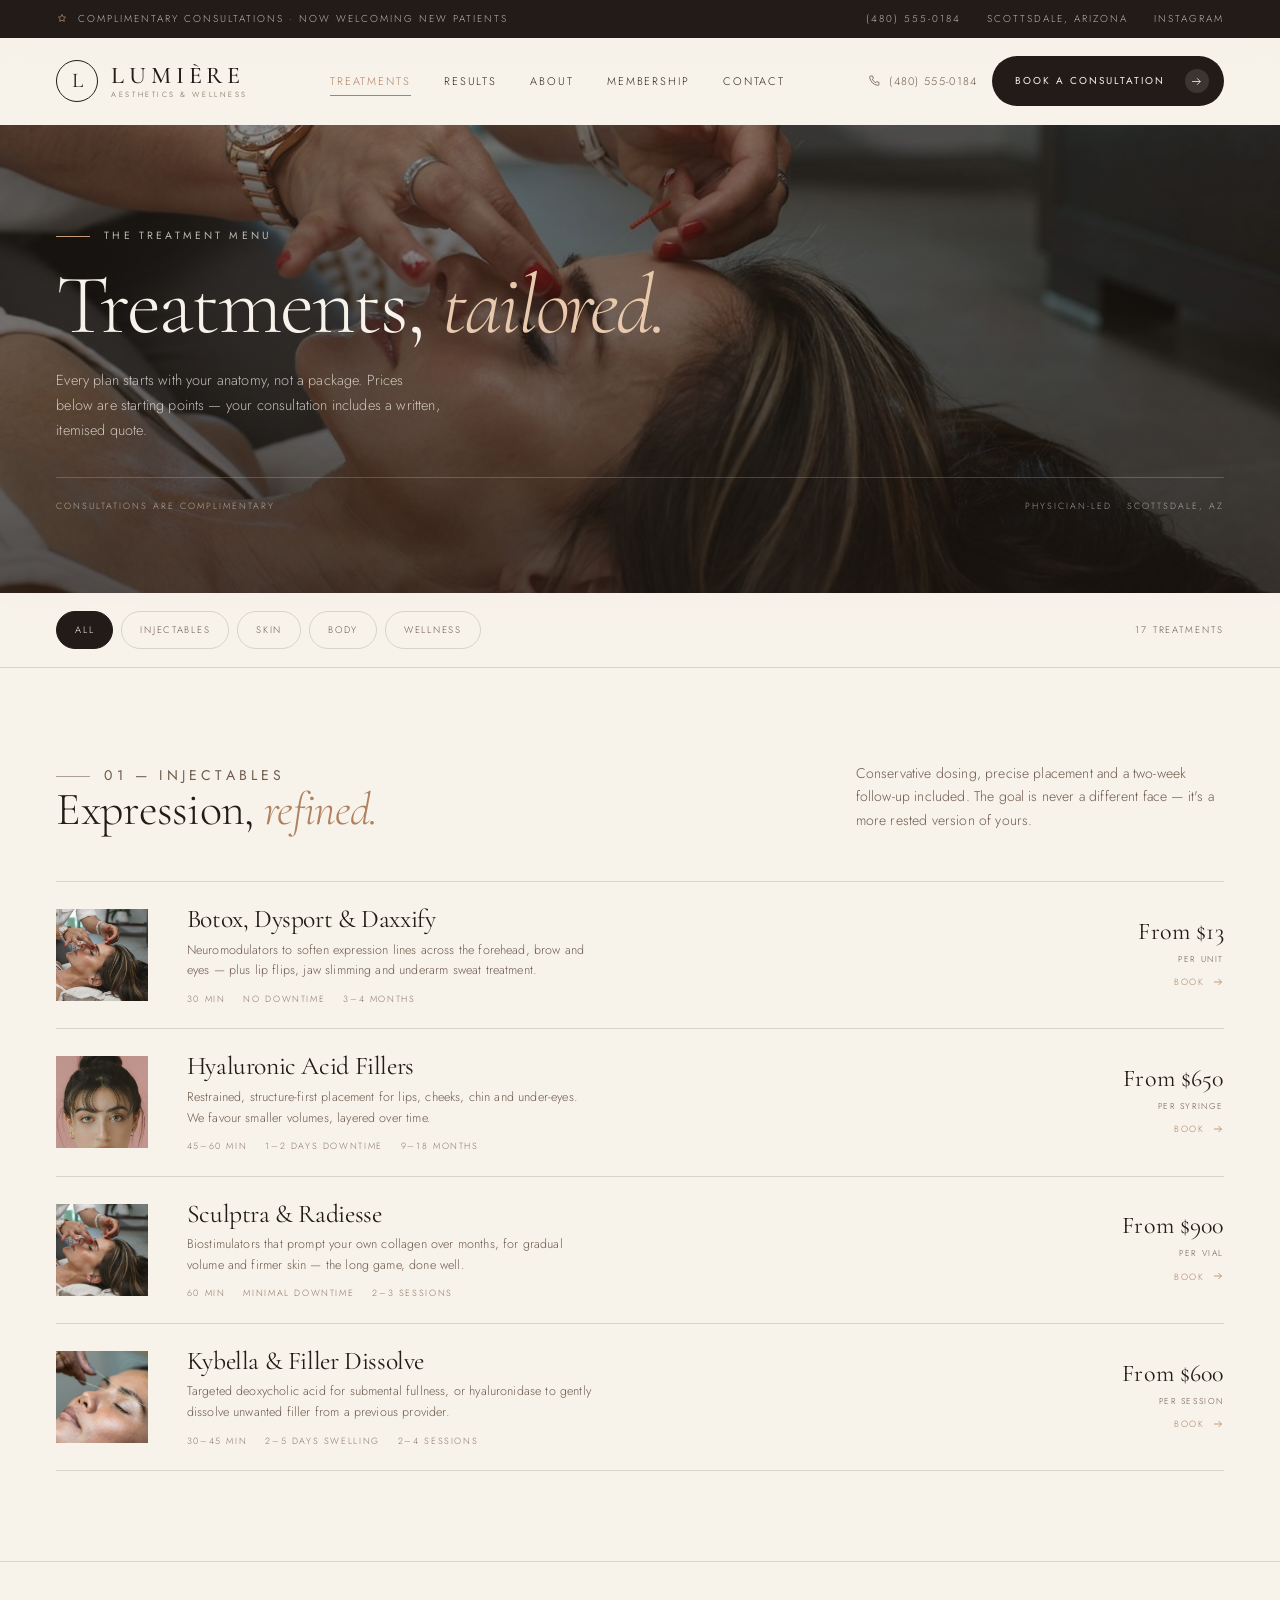
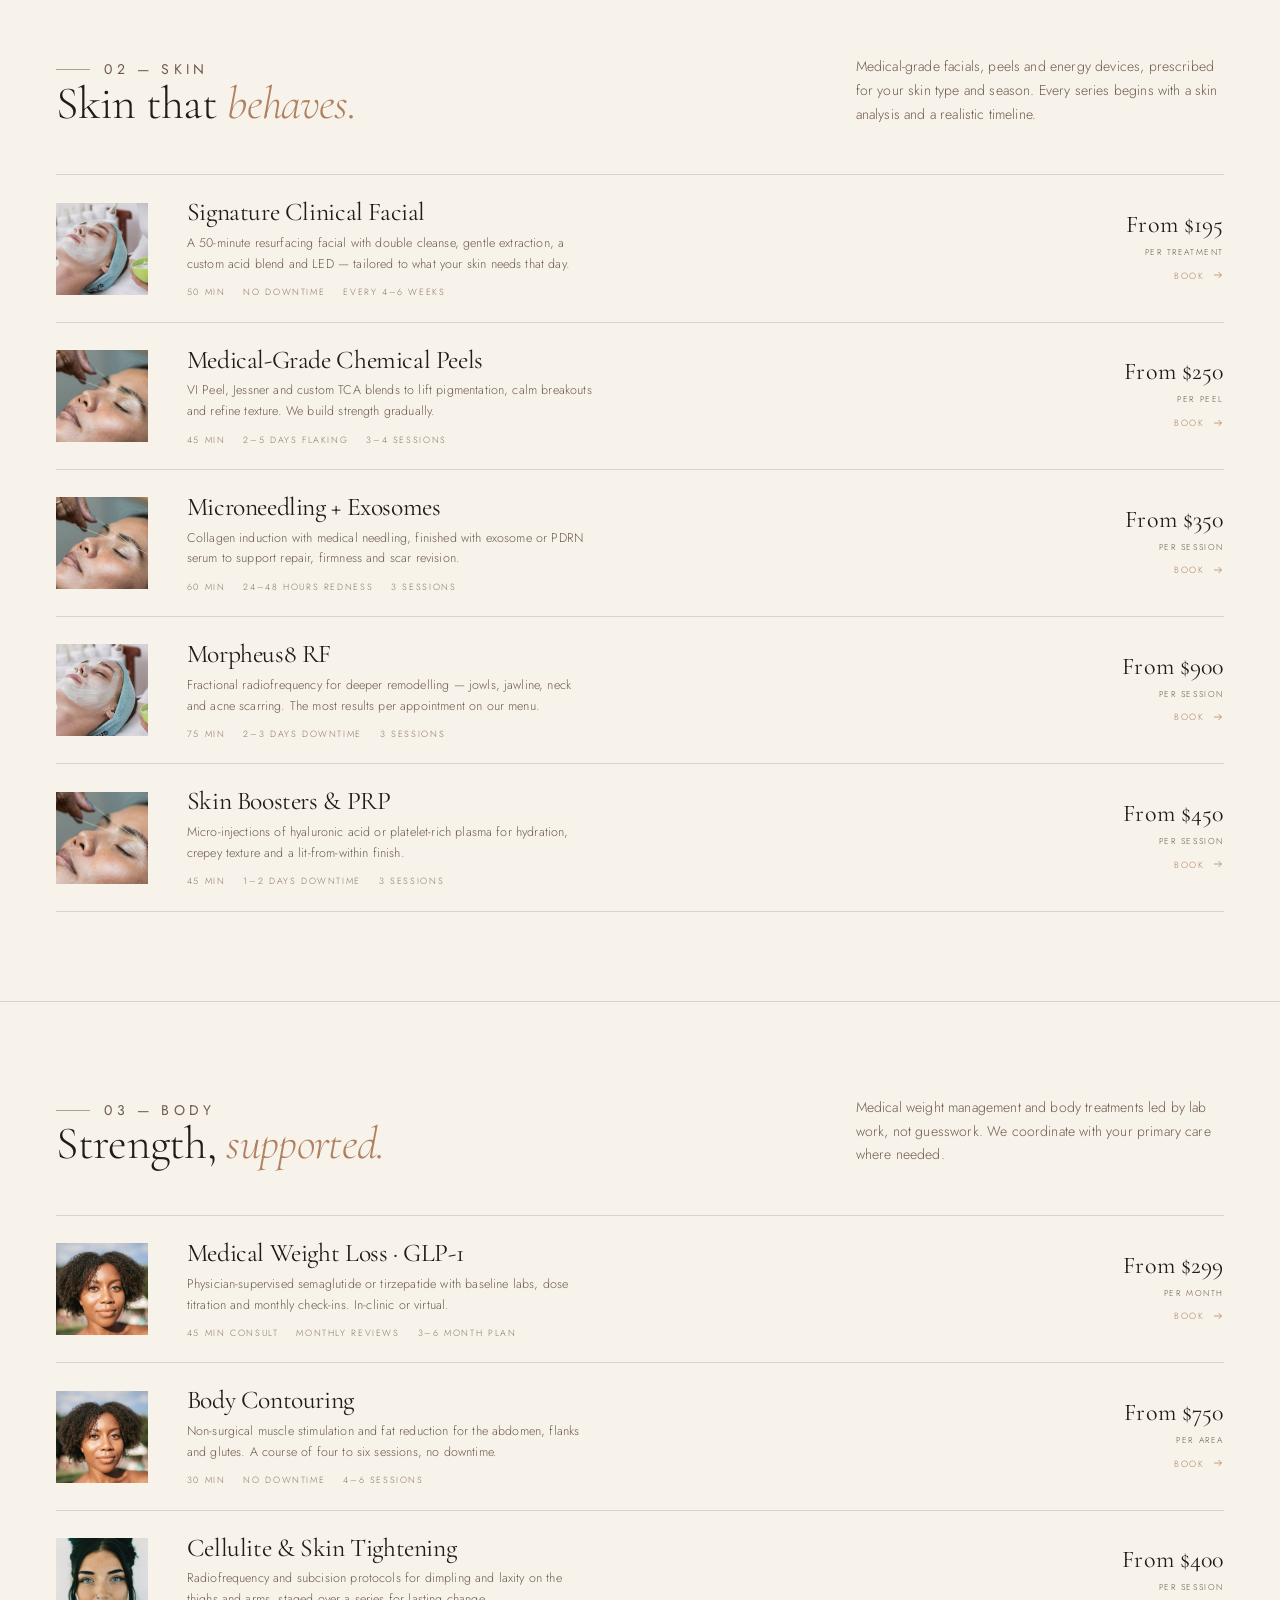
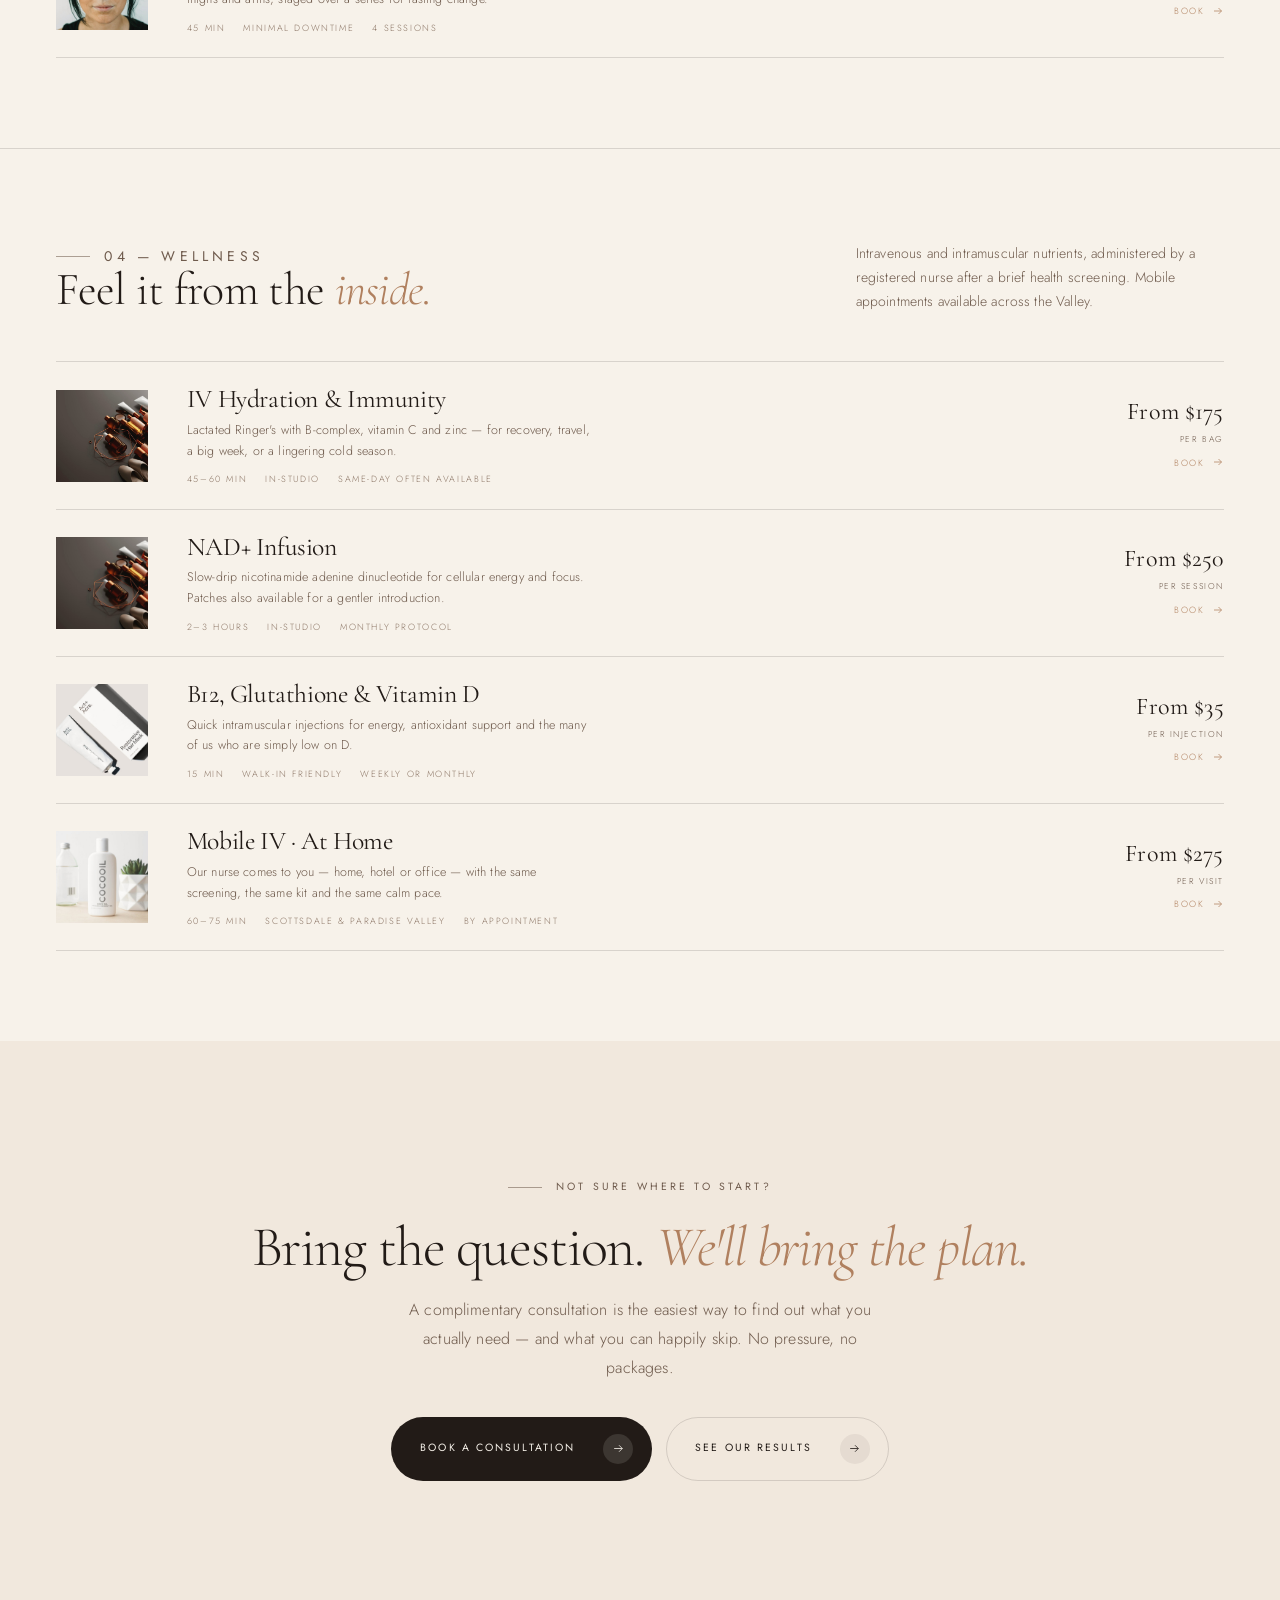
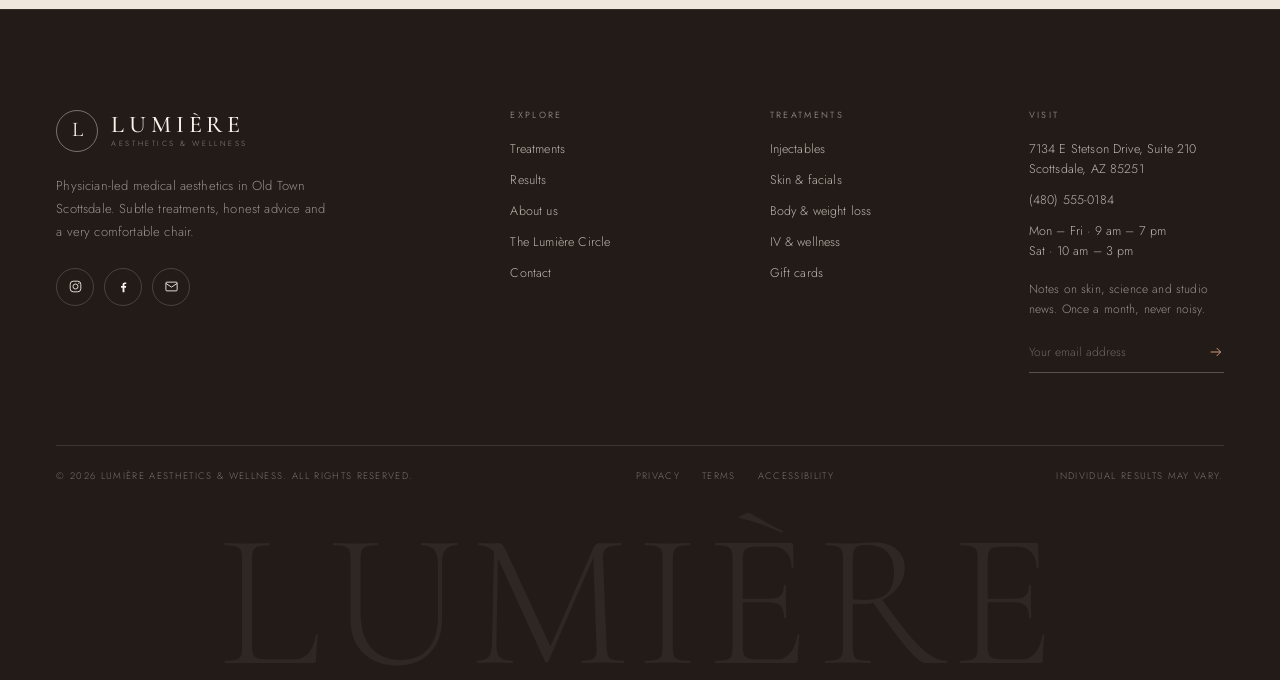
<file: treatments.html>
<!DOCTYPE html>
<html lang="en" class="no-js">
<head>
  <meta charset="UTF-8">
  <meta name="viewport" content="width=device-width, initial-scale=1">
  <title>Treatments | Lumière Aesthetics &amp; Wellness, Scottsdale</title>
  <meta name="description" content="Explore the full treatment menu at Lumière Aesthetics in Scottsdale — injectables, dermal fillers, microneedling, Morpheus8, facials, IV therapy and medical weight loss.">
  <meta name="theme-color" content="#f7f2ea">
  <meta property="og:title" content="Lumière Aesthetics & Wellness | Medical Spa in Scottsdale, AZ">
  <meta property="og:description" content="Physician-led medical aesthetics in Old Town Scottsdale. Injectables, advanced skin treatments, body contouring and IV wellness — delivered with a lighter touch.">
  <meta property="og:type" content="website">
  <meta property="og:image" content="https://lumiere-scottsdale.com/assets/img/hero.jpg">
  <meta property="og:url" content="https://lumiere-scottsdale.com/">
  <meta name="twitter:card" content="summary_large_image">
  <link rel="icon" href="assets/img/favicon.svg" type="image/svg+xml">
  <link rel="preload" href="assets/fonts/CormorantGaramond-300-normal.woff2" as="font" type="font/woff2" crossorigin>
  <link rel="preload" href="assets/fonts/Jost-300-normal.woff2" as="font" type="font/woff2" crossorigin>
  <link rel="stylesheet" href="assets/css/styles.css">
</head>
<body>
  <a class="skip-link" href="#main">Skip to content</a>

  <div class="topbar">
    <div class="container topbar__inner">
      <p class="topbar__note">
        <svg viewBox="0 0 24 24" fill="none" stroke="currentColor" stroke-width="1.3" aria-hidden="true"><path d="M12 3l2.2 4.6 5 .7-3.6 3.5.9 5-4.5-2.4-4.5 2.4.9-5L4.8 8.3l5-.7z"/></svg>
        Complimentary consultations · Now welcoming new patients
      </p>
      <div class="topbar__links">
        <a href="tel:+99991828288">(480) 555-0184</a>
        <a href="contact.html">Scottsdale, Arizona</a>
        <a href="https://www.instagram.com/" target="_blank" rel="noopener">Instagram</a>
      </div>
    </div>
  </div>

  <header class="site-header">
    <div class="container nav">
      <a class="brand" href="index.html" aria-label="Lumière Aesthetics and Wellness — home">
        <span class="brand__mark" aria-hidden="true">L</span>
        <span class="brand__text">
          <span class="brand__name">Lumière</span>
          <span class="brand__sub">Aesthetics &amp; Wellness</span>
        </span>
      </a>

      <nav class="nav__links" aria-label="Primary">
        <a class="nav__link" href="treatments.html" aria-current="page">Treatments</a>
        <a class="nav__link" href="results.html">Results</a>
        <a class="nav__link" href="about.html">About</a>
        <a class="nav__link" href="index.html#membership">Membership</a>
        <a class="nav__link" href="contact.html">Contact</a>
      </nav>

      <div class="nav__actions">
        <a class="nav__phone" href="tel:+99991828288">
          <svg viewBox="0 0 24 24" fill="none" stroke="currentColor" stroke-width="1.4" aria-hidden="true"><path d="M6.5 3.5h3l1.5 4-2 1.5a13 13 0 006 6l1.5-2 4 1.5v3a2 2 0 01-2.2 2A17.5 17.5 0 014.5 5.7a2 2 0 012-2.2z"/></svg>
          (480) 555-0184
        </a>
        <a class="btn btn--sm" href="contact.html">
          Book a consultation
          <span class="btn__icon" aria-hidden="true"><svg viewBox="0 0 24 24" fill="none" stroke="currentColor" stroke-width="1.5"><path d="M4 12h15M13 6l6 6-6 6"/></svg></span>
        </a>
        <button class="nav__toggle" aria-expanded="false" aria-controls="mobile-menu" aria-label="Open menu">
          <span></span><span></span>
        </button>
      </div>
    </div>
  </header>

  <div class="mobile-menu" id="mobile-menu" aria-hidden="true">
    <nav class="mobile-menu__links" aria-label="Mobile">
      <a class="mobile-menu__link" href="index.html">Home <small>01</small></a>
      <a class="mobile-menu__link" href="treatments.html">Treatments <small>02</small></a>
      <a class="mobile-menu__link" href="results.html">Results <small>03</small></a>
      <a class="mobile-menu__link" href="about.html">About <small>04</small></a>
      <a class="mobile-menu__link" href="index.html#membership">Membership <small>05</small></a>
      <a class="mobile-menu__link" href="contact.html">Contact <small>06</small></a>
    </nav>
    <div class="mobile-menu__meta">
      <a class="btn" href="contact.html">Book a consultation <span class="btn__icon"><svg viewBox="0 0 24 24" fill="none" stroke="currentColor" stroke-width="1.5"><path d="M4 12h15M13 6l6 6-6 6"/></svg></span></a>
      <p>7134 E Stetson Drive, Suite 210<br>Scottsdale, AZ 85251</p>
      <p><a href="tel:+99991828288">(480) 555-0184</a><br><a href="mailto:hello@lumiere-scottsdale.com">hello@lumiere-scottsdale.com</a></p>
      <div class="mobile-menu__socials">
        <a href="https://www.instagram.com/" target="_blank" rel="noopener">Instagram</a>
        <a href="https://www.facebook.com/" target="_blank" rel="noopener">Facebook</a>
      </div>
    </div>
  </div>

  <main id="main">
    <section class="page-hero">
      <div class="page-hero__media">
        <img src="assets/img/injecting.jpg" alt="Aesthetic practitioner administering a precise injectable treatment" width="1600" height="1000">
      </div>
      <div class="container page-hero__inner">
        <p class="eyebrow">The treatment menu</p>
        <h1>Treatments, <em>tailored.</em></h1>
        <p class="page-hero__sub">Every plan starts with your anatomy, not a package. Prices below are starting points — your consultation includes a written, itemised quote.</p>
        <div class="page-hero__foot">
          <span>Consultations are complimentary</span>
          <span>Physician-led · Scottsdale, AZ</span>
        </div>
      </div>
    </section>

    <div class="filter-bar">
      <div class="container filter-bar__inner">
        <div class="filters" data-filter-group="#treatment-menu" role="group" aria-label="Filter treatments">
          <button class="filter is-active" type="button" data-filter="all" aria-pressed="true">All</button>
          <button class="filter" type="button" data-filter="injectables" aria-pressed="false">Injectables</button>
          <button class="filter" type="button" data-filter="skin" aria-pressed="false">Skin</button>
          <button class="filter" type="button" data-filter="body" aria-pressed="false">Body</button>
          <button class="filter" type="button" data-filter="wellness" aria-pressed="false">Wellness</button>
        </div>
        <span class="filter-bar__count" data-filter-count>17 treatments</span>
      </div>
    </div>

    <div id="treatment-menu">
      <!-- Injectables -->
      <section class="menu-section" id="injectables">
        <div class="container">
          <div class="menu-section__head">
            <div>
              <p class="eyebrow">01 — Injectables</p>
              <h2>Expression, <em class="serif-em">refined.</em></h2>
            </div>
            <p>Conservative dosing, precise placement and a two-week follow-up included. The goal is never a different face — it's a more rested version of yours.</p>
          </div>

          <div class="menu-list">
            <article class="menu-item" data-cat="injectables">
              <div class="menu-item__thumb"><img src="assets/img/t-injectables.jpg" alt="Neuromodulator treatment" width="900" height="675" loading="lazy"></div>
              <div class="menu-item__body">
                <h3>Botox, Dysport &amp; Daxxify</h3>
                <p>Neuromodulators to soften expression lines across the forehead, brow and eyes — plus lip flips, jaw slimming and underarm sweat treatment.</p>
                <div class="menu-item__meta"><span>30 min</span><span>No downtime</span><span>3–4 months</span></div>
              </div>
              <div class="menu-item__price">
                <strong>From $13</strong>
                <span>Per unit</span>
                <a class="menu-item__book" href="contact.html">Book <svg viewBox="0 0 24 24" fill="none" stroke="currentColor" stroke-width="1.5"><path d="M4 12h15M13 6l6 6-6 6"/></svg></a>
              </div>
            </article>

            <article class="menu-item" data-cat="injectables">
              <div class="menu-item__thumb"><img src="assets/img/t-fillers.jpg" alt="Dermal filler treatment" width="900" height="675" loading="lazy"></div>
              <div class="menu-item__body">
                <h3>Hyaluronic Acid Fillers</h3>
                <p>Restrained, structure-first placement for lips, cheeks, chin and under-eyes. We favour smaller volumes, layered over time.</p>
                <div class="menu-item__meta"><span>45–60 min</span><span>1–2 days downtime</span><span>9–18 months</span></div>
              </div>
              <div class="menu-item__price">
                <strong>From $650</strong>
                <span>Per syringe</span>
                <a class="menu-item__book" href="contact.html">Book <svg viewBox="0 0 24 24" fill="none" stroke="currentColor" stroke-width="1.5"><path d="M4 12h15M13 6l6 6-6 6"/></svg></a>
              </div>
            </article>

            <article class="menu-item" data-cat="injectables">
              <div class="menu-item__thumb"><img src="assets/img/injecting.jpg" alt="Collagen stimulator treatment" width="1600" height="1000" loading="lazy"></div>
              <div class="menu-item__body">
                <h3>Sculptra &amp; Radiesse</h3>
                <p>Biostimulators that prompt your own collagen over months, for gradual volume and firmer skin — the long game, done well.</p>
                <div class="menu-item__meta"><span>60 min</span><span>Minimal downtime</span><span>2–3 sessions</span></div>
              </div>
              <div class="menu-item__price">
                <strong>From $900</strong>
                <span>Per vial</span>
                <a class="menu-item__book" href="contact.html">Book <svg viewBox="0 0 24 24" fill="none" stroke="currentColor" stroke-width="1.5"><path d="M4 12h15M13 6l6 6-6 6"/></svg></a>
              </div>
            </article>

            <article class="menu-item" data-cat="injectables">
              <div class="menu-item__thumb"><img src="assets/img/facial.jpg" alt="Facial contouring consultation" width="1600" height="1000" loading="lazy"></div>
              <div class="menu-item__body">
                <h3>Kybella &amp; Filler Dissolve</h3>
                <p>Targeted deoxycholic acid for submental fullness, or hyaluronidase to gently dissolve unwanted filler from a previous provider.</p>
                <div class="menu-item__meta"><span>30–45 min</span><span>2–5 days swelling</span><span>2–4 sessions</span></div>
              </div>
              <div class="menu-item__price">
                <strong>From $600</strong>
                <span>Per session</span>
                <a class="menu-item__book" href="contact.html">Book <svg viewBox="0 0 24 24" fill="none" stroke="currentColor" stroke-width="1.5"><path d="M4 12h15M13 6l6 6-6 6"/></svg></a>
              </div>
            </article>
          </div>
        </div>
      </section>

      <!-- Skin -->
      <section class="menu-section" id="skin">
        <div class="container">
          <div class="menu-section__head">
            <div>
              <p class="eyebrow">02 — Skin</p>
              <h2>Skin that <em class="serif-em">behaves.</em></h2>
            </div>
            <p>Medical-grade facials, peels and energy devices, prescribed for your skin type and season. Every series begins with a skin analysis and a realistic timeline.</p>
          </div>

          <div class="menu-list">
            <article class="menu-item" data-cat="skin">
              <div class="menu-item__thumb"><img src="assets/img/mask.jpg" alt="Clinical facial treatment" width="1600" height="1000" loading="lazy"></div>
              <div class="menu-item__body">
                <h3>Signature Clinical Facial</h3>
                <p>A 50-minute resurfacing facial with double cleanse, gentle extraction, a custom acid blend and LED — tailored to what your skin needs that day.</p>
                <div class="menu-item__meta"><span>50 min</span><span>No downtime</span><span>Every 4–6 weeks</span></div>
              </div>
              <div class="menu-item__price">
                <strong>From $195</strong>
                <span>Per treatment</span>
                <a class="menu-item__book" href="contact.html">Book <svg viewBox="0 0 24 24" fill="none" stroke="currentColor" stroke-width="1.5"><path d="M4 12h15M13 6l6 6-6 6"/></svg></a>
              </div>
            </article>

            <article class="menu-item" data-cat="skin">
              <div class="menu-item__thumb"><img src="assets/img/facial.jpg" alt="Chemical peel treatment" width="1600" height="1000" loading="lazy"></div>
              <div class="menu-item__body">
                <h3>Medical-Grade Chemical Peels</h3>
                <p>VI Peel, Jessner and custom TCA blends to lift pigmentation, calm breakouts and refine texture. We build strength gradually.</p>
                <div class="menu-item__meta"><span>45 min</span><span>2–5 days flaking</span><span>3–4 sessions</span></div>
              </div>
              <div class="menu-item__price">
                <strong>From $250</strong>
                <span>Per peel</span>
                <a class="menu-item__book" href="contact.html">Book <svg viewBox="0 0 24 24" fill="none" stroke="currentColor" stroke-width="1.5"><path d="M4 12h15M13 6l6 6-6 6"/></svg></a>
              </div>
            </article>

            <article class="menu-item" data-cat="skin">
              <div class="menu-item__thumb"><img src="assets/img/t-microneedling.jpg" alt="Microneedling treatment" width="900" height="675" loading="lazy"></div>
              <div class="menu-item__body">
                <h3>Microneedling + Exosomes</h3>
                <p>Collagen induction with medical needling, finished with exosome or PDRN serum to support repair, firmness and scar revision.</p>
                <div class="menu-item__meta"><span>60 min</span><span>24–48 hours redness</span><span>3 sessions</span></div>
              </div>
              <div class="menu-item__price">
                <strong>From $350</strong>
                <span>Per session</span>
                <a class="menu-item__book" href="contact.html">Book <svg viewBox="0 0 24 24" fill="none" stroke="currentColor" stroke-width="1.5"><path d="M4 12h15M13 6l6 6-6 6"/></svg></a>
              </div>
            </article>

            <article class="menu-item" data-cat="skin">
              <div class="menu-item__thumb"><img src="assets/img/t-facials.jpg" alt="Radiofrequency skin tightening" width="900" height="675" loading="lazy"></div>
              <div class="menu-item__body">
                <h3>Morpheus8 RF</h3>
                <p>Fractional radiofrequency for deeper remodelling — jowls, jawline, neck and acne scarring. The most results per appointment on our menu.</p>
                <div class="menu-item__meta"><span>75 min</span><span>2–3 days downtime</span><span>3 sessions</span></div>
              </div>
              <div class="menu-item__price">
                <strong>From $900</strong>
                <span>Per session</span>
                <a class="menu-item__book" href="contact.html">Book <svg viewBox="0 0 24 24" fill="none" stroke="currentColor" stroke-width="1.5"><path d="M4 12h15M13 6l6 6-6 6"/></svg></a>
              </div>
            </article>

            <article class="menu-item" data-cat="skin">
              <div class="menu-item__thumb"><img src="assets/img/g4.jpg" alt="Skin booster treatment" width="1000" height="1250" loading="lazy"></div>
              <div class="menu-item__body">
                <h3>Skin Boosters &amp; PRP</h3>
                <p>Micro-injections of hyaluronic acid or platelet-rich plasma for hydration, crepey texture and a lit-from-within finish.</p>
                <div class="menu-item__meta"><span>45 min</span><span>1–2 days downtime</span><span>3 sessions</span></div>
              </div>
              <div class="menu-item__price">
                <strong>From $450</strong>
                <span>Per session</span>
                <a class="menu-item__book" href="contact.html">Book <svg viewBox="0 0 24 24" fill="none" stroke="currentColor" stroke-width="1.5"><path d="M4 12h15M13 6l6 6-6 6"/></svg></a>
              </div>
            </article>
          </div>
        </div>
      </section>

      <!-- Body -->
      <section class="menu-section" id="body">
        <div class="container">
          <div class="menu-section__head">
            <div>
              <p class="eyebrow">03 — Body</p>
              <h2>Strength, <em class="serif-em">supported.</em></h2>
            </div>
            <p>Medical weight management and body treatments led by lab work, not guesswork. We coordinate with your primary care where needed.</p>
          </div>

          <div class="menu-list">
            <article class="menu-item" data-cat="body">
              <div class="menu-item__thumb"><img src="assets/img/body.jpg" alt="Wellness and weight management consultation" width="1600" height="1000" loading="lazy"></div>
              <div class="menu-item__body">
                <h3>Medical Weight Loss · GLP-1</h3>
                <p>Physician-supervised semaglutide or tirzepatide with baseline labs, dose titration and monthly check-ins. In-clinic or virtual.</p>
                <div class="menu-item__meta"><span>45 min consult</span><span>Monthly reviews</span><span>3–6 month plan</span></div>
              </div>
              <div class="menu-item__price">
                <strong>From $299</strong>
                <span>Per month</span>
                <a class="menu-item__book" href="contact.html">Book <svg viewBox="0 0 24 24" fill="none" stroke="currentColor" stroke-width="1.5"><path d="M4 12h15M13 6l6 6-6 6"/></svg></a>
              </div>
            </article>

            <article class="menu-item" data-cat="body">
              <div class="menu-item__thumb"><img src="assets/img/g11.jpg" alt="Body contouring treatment" width="1400" height="1000" loading="lazy"></div>
              <div class="menu-item__body">
                <h3>Body Contouring</h3>
                <p>Non-surgical muscle stimulation and fat reduction for the abdomen, flanks and glutes. A course of four to six sessions, no downtime.</p>
                <div class="menu-item__meta"><span>30 min</span><span>No downtime</span><span>4–6 sessions</span></div>
              </div>
              <div class="menu-item__price">
                <strong>From $750</strong>
                <span>Per area</span>
                <a class="menu-item__book" href="contact.html">Book <svg viewBox="0 0 24 24" fill="none" stroke="currentColor" stroke-width="1.5"><path d="M4 12h15M13 6l6 6-6 6"/></svg></a>
              </div>
            </article>

            <article class="menu-item" data-cat="body">
              <div class="menu-item__thumb"><img src="assets/img/g9.jpg" alt="Skin and body consultation" width="1000" height="1250" loading="lazy"></div>
              <div class="menu-item__body">
                <h3>Cellulite &amp; Skin Tightening</h3>
                <p>Radiofrequency and subcision protocols for dimpling and laxity on the thighs and arms, staged over a series for lasting change.</p>
                <div class="menu-item__meta"><span>45 min</span><span>Minimal downtime</span><span>4 sessions</span></div>
              </div>
              <div class="menu-item__price">
                <strong>From $400</strong>
                <span>Per session</span>
                <a class="menu-item__book" href="contact.html">Book <svg viewBox="0 0 24 24" fill="none" stroke="currentColor" stroke-width="1.5"><path d="M4 12h15M13 6l6 6-6 6"/></svg></a>
              </div>
            </article>
          </div>
        </div>
      </section>

      <!-- Wellness -->
      <section class="menu-section" id="wellness">
        <div class="container">
          <div class="menu-section__head">
            <div>
              <p class="eyebrow">04 — Wellness</p>
              <h2>Feel it from the <em class="serif-em">inside.</em></h2>
            </div>
            <p>Intravenous and intramuscular nutrients, administered by a registered nurse after a brief health screening. Mobile appointments available across the Valley.</p>
          </div>

          <div class="menu-list">
            <article class="menu-item" data-cat="wellness">
              <div class="menu-item__thumb"><img src="assets/img/t-iv.jpg" alt="IV therapy vials" width="900" height="675" loading="lazy"></div>
              <div class="menu-item__body">
                <h3>IV Hydration &amp; Immunity</h3>
                <p>Lactated Ringer's with B-complex, vitamin C and zinc — for recovery, travel, a big week, or a lingering cold season.</p>
                <div class="menu-item__meta"><span>45–60 min</span><span>In-studio</span><span>Same-day often available</span></div>
              </div>
              <div class="menu-item__price">
                <strong>From $175</strong>
                <span>Per bag</span>
                <a class="menu-item__book" href="contact.html">Book <svg viewBox="0 0 24 24" fill="none" stroke="currentColor" stroke-width="1.5"><path d="M4 12h15M13 6l6 6-6 6"/></svg></a>
              </div>
            </article>

            <article class="menu-item" data-cat="wellness">
              <div class="menu-item__thumb"><img src="assets/img/wellness.jpg" alt="NAD+ wellness treatment" width="1600" height="1000" loading="lazy"></div>
              <div class="menu-item__body">
                <h3>NAD+ Infusion</h3>
                <p>Slow-drip nicotinamide adenine dinucleotide for cellular energy and focus. Patches also available for a gentler introduction.</p>
                <div class="menu-item__meta"><span>2–3 hours</span><span>In-studio</span><span>Monthly protocol</span></div>
              </div>
              <div class="menu-item__price">
                <strong>From $250</strong>
                <span>Per session</span>
                <a class="menu-item__book" href="contact.html">Book <svg viewBox="0 0 24 24" fill="none" stroke="currentColor" stroke-width="1.5"><path d="M4 12h15M13 6l6 6-6 6"/></svg></a>
              </div>
            </article>

            <article class="menu-item" data-cat="wellness">
              <div class="menu-item__thumb"><img src="assets/img/packaging.jpg" alt="Vitamin injection" width="1600" height="1000" loading="lazy"></div>
              <div class="menu-item__body">
                <h3>B12, Glutathione &amp; Vitamin D</h3>
                <p>Quick intramuscular injections for energy, antioxidant support and the many of us who are simply low on D.</p>
                <div class="menu-item__meta"><span>15 min</span><span>Walk-in friendly</span><span>Weekly or monthly</span></div>
              </div>
              <div class="menu-item__price">
                <strong>From $35</strong>
                <span>Per injection</span>
                <a class="menu-item__book" href="contact.html">Book <svg viewBox="0 0 24 24" fill="none" stroke="currentColor" stroke-width="1.5"><path d="M4 12h15M13 6l6 6-6 6"/></svg></a>
              </div>
            </article>

            <article class="menu-item" data-cat="wellness">
              <div class="menu-item__thumb"><img src="assets/img/products.jpg" alt="Mobile IV therapy service" width="1600" height="1000" loading="lazy"></div>
              <div class="menu-item__body">
                <h3>Mobile IV · At Home</h3>
                <p>Our nurse comes to you — home, hotel or office — with the same screening, the same kit and the same calm pace.</p>
                <div class="menu-item__meta"><span>60–75 min</span><span>Scottsdale &amp; Paradise Valley</span><span>By appointment</span></div>
              </div>
              <div class="menu-item__price">
                <strong>From $275</strong>
                <span>Per visit</span>
                <a class="menu-item__book" href="contact.html">Book <svg viewBox="0 0 24 24" fill="none" stroke="currentColor" stroke-width="1.5"><path d="M4 12h15M13 6l6 6-6 6"/></svg></a>
              </div>
            </article>
          </div>
        </div>
      </section>
    </div>

    <section class="section section--cream2">
      <div class="container" style="max-width: 880px; text-align: center;" data-reveal>
        <p class="eyebrow eyebrow--center">Not sure where to start?</p>
        <h2 class="section-title" style="margin-top: 22px;">Bring the question. <em class="serif-em">We'll bring the plan.</em></h2>
        <p class="lede" style="max-width: 56ch; margin: 20px auto 0;">A complimentary consultation is the easiest way to find out what you actually need — and what you can happily skip. No pressure, no packages.</p>
        <div style="display: flex; gap: 14px; flex-wrap: wrap; justify-content: center; margin-top: 34px;">
          <a class="btn" href="contact.html">Book a consultation <span class="btn__icon"><svg viewBox="0 0 24 24" fill="none" stroke="currentColor" stroke-width="1.5"><path d="M4 12h15M13 6l6 6-6 6"/></svg></span></a>
          <a class="btn btn--outline" href="results.html">See our results <span class="btn__icon"><svg viewBox="0 0 24 24" fill="none" stroke="currentColor" stroke-width="1.5"><path d="M4 12h15M13 6l6 6-6 6"/></svg></span></a>
        </div>
      </div>
    </section>
  </main>

  <footer class="site-footer">
    <div class="container">
      <div class="footer-top">
        <div class="footer-brand">
          <a class="brand" href="index.html" aria-label="Lumière Aesthetics and Wellness — home">
            <span class="brand__mark" aria-hidden="true">L</span>
            <span class="brand__text">
              <span class="brand__name">Lumière</span>
              <span class="brand__sub">Aesthetics &amp; Wellness</span>
            </span>
          </a>
          <p>Physician-led medical aesthetics in Old Town Scottsdale. Subtle treatments, honest advice and a very comfortable chair.</p>
          <div class="footer-socials">
            <a href="https://www.instagram.com/" target="_blank" rel="noopener" aria-label="Instagram">
              <svg viewBox="0 0 24 24" fill="none" stroke="currentColor" stroke-width="1.4"><rect x="3.5" y="3.5" width="17" height="17" rx="5"/><circle cx="12" cy="12" r="4"/><circle cx="17.2" cy="6.8" r="0.9" fill="currentColor" stroke="none"/></svg>
            </a>
            <a href="https://www.facebook.com/" target="_blank" rel="noopener" aria-label="Facebook">
              <svg viewBox="0 0 24 24" fill="currentColor"><path d="M13.5 21v-7h2.4l.4-2.8h-2.8V9.4c0-.8.2-1.4 1.4-1.4h1.5V5.5c-.3 0-1.2-.1-2.2-.1-2.2 0-3.7 1.3-3.7 3.8v2H8v2.8h2.5v7z"/></svg>
            </a>
            <a href="mailto:hello@lumiere-scottsdale.com" aria-label="Email">
              <svg viewBox="0 0 24 24" fill="none" stroke="currentColor" stroke-width="1.4"><rect x="3" y="5" width="18" height="14" rx="1.5"/><path d="M3 7l9 6 9-6"/></svg>
            </a>
          </div>
        </div>

        <div class="footer-col">
          <h4>Explore</h4>
          <ul>
            <li><a href="treatments.html">Treatments</a></li>
            <li><a href="results.html">Results</a></li>
            <li><a href="about.html">About us</a></li>
            <li><a href="index.html#membership">The Lumière Circle</a></li>
            <li><a href="contact.html">Contact</a></li>
          </ul>
        </div>

        <div class="footer-col">
          <h4>Treatments</h4>
          <ul>
            <li><a href="treatments.html#injectables">Injectables</a></li>
            <li><a href="treatments.html#skin">Skin &amp; facials</a></li>
            <li><a href="treatments.html#body">Body &amp; weight loss</a></li>
            <li><a href="treatments.html#wellness">IV &amp; wellness</a></li>
            <li><a href="treatments.html">Gift cards</a></li>
          </ul>
        </div>

        <div class="footer-col footer-col--news">
          <h4>Visit</h4>
          <ul>
            <li>7134 E Stetson Drive, Suite 210<br>Scottsdale, AZ 85251</li>
            <li><a href="tel:+99991828288">(480) 555-0184</a></li>
            <li>Mon – Fri · 9 am – 7 pm<br>Sat · 10 am – 3 pm</li>
          </ul>
          <div class="footer-newsletter">
            <p>Notes on skin, science and studio news. Once a month, never noisy.</p>
            <form class="newsletter-form" aria-label="Newsletter signup">
              <input type="email" placeholder="Your email address" aria-label="Email address" required>
              <button type="submit" aria-label="Subscribe">
                <svg viewBox="0 0 24 24" fill="none" stroke="currentColor" stroke-width="1.5"><path d="M4 12h15M13 6l6 6-6 6"/></svg>
              </button>
            </form>
          </div>
        </div>
      </div>

      <div class="footer-bottom">
        <p>© <span data-year>2026</span> Lumière Aesthetics &amp; Wellness. All rights reserved.</p>
        <div class="footer-bottom__links">
          <a href="#">Privacy</a>
          <a href="#">Terms</a>
          <a href="#">Accessibility</a>
        </div>
        <p>Individual results may vary.</p>
      </div>
    </div>
    <div class="footer-wordmark" aria-hidden="true">LUMIÈRE</div>
  </footer>

  <script src="assets/js/main.js" defer></script>
</body>
</html>
</file>
<file: assets/css/styles.css>
@import url('../fonts/_fonts.css');

/* =========================================================
   LUMIÈRE — Aesthetics & Wellness
   Design system + site styles
   ========================================================= */

:root {
  --cream: #f7f2ea;
  --cream-2: #f1e8dd;
  --sand: #e6d8c8;
  --ink: #221b17;
  --ink-2: #2e2520;
  --mocha: #6f5b4d;
  --mocha-light: #8d7767;
  --clay: #b0805f;
  --clay-light: #c99a78;
  --gold: #c3a378;
  --white: #fffdfa;
  --line: rgba(34, 27, 23, 0.14);
  --line-light: rgba(247, 242, 234, 0.18);
  --serif: 'Cormorant Garamond', 'Times New Roman', Georgia, serif;
  --sans: 'Jost', -apple-system, BlinkMacSystemFont, 'Segoe UI', sans-serif;
  --container: 1320px;
  --gutter: clamp(20px, 4.4vw, 64px);
  --section-y: clamp(76px, 10vw, 148px);
  --ease: cubic-bezier(0.22, 0.61, 0.36, 1);
  --ease-out: cubic-bezier(0.16, 1, 0.3, 1);
  --shadow: 0 30px 80px -40px rgba(34, 27, 23, 0.45);
}

/* ---------- Reset ---------- */
*,
*::before,
*::after { box-sizing: border-box; }

html {
  -webkit-text-size-adjust: 100%;
  scroll-behavior: smooth;
  scroll-padding-top: 100px;
  overflow-x: hidden;
}

body {
  margin: 0;
  background: var(--cream);
  color: var(--ink);
  font-family: var(--sans);
  font-weight: 300;
  font-size: 16px;
  line-height: 1.7;
  letter-spacing: 0.01em;
  -webkit-font-smoothing: antialiased;
  overflow-x: hidden;
}

body.is-locked { overflow: hidden; }

img { display: block; max-width: 100%; height: auto; }
svg { display: block; }
a { color: inherit; text-decoration: none; }
button { font: inherit; color: inherit; background: none; border: 0; cursor: pointer; }
input, select, textarea { font: inherit; color: inherit; }
ul, ol { margin: 0; padding: 0; list-style: none; }
p { margin: 0; }
h1, h2, h3, h4 { margin: 0; font-family: var(--serif); font-weight: 300; line-height: 1.02; letter-spacing: -0.015em; }
figure, blockquote { margin: 0; }

::selection { background: var(--clay); color: var(--white); }

.sr-only {
  position: absolute;
  width: 1px;
  height: 1px;
  padding: 0;
  margin: -1px;
  overflow: hidden;
  clip: rect(0, 0, 0, 0);
  white-space: nowrap;
  border: 0;
}

.skip-link {
  position: fixed;
  top: 12px;
  left: 12px;
  z-index: 300;
  padding: 12px 18px;
  background: var(--ink);
  color: var(--cream);
  font-size: 10px;
  letter-spacing: 0.18em;
  text-transform: uppercase;
  transform: translateY(-200%);
  transition: transform 0.3s ease;
}
.skip-link:focus { transform: none; }

:focus-visible {
  outline: 1px solid var(--clay);
  outline-offset: 4px;
}

/* ---------- Type utilities ---------- */
.eyebrow {
  display: inline-flex;
  align-items: center;
  gap: 14px;
  font-family: var(--sans);
  font-size: 10.5px;
  font-weight: 400;
  letter-spacing: 0.3em;
  text-transform: uppercase;
  color: var(--mocha);
  line-height: 1.4;
}

.eyebrow::before {
  content: '';
  width: 34px;
  height: 1px;
  background: currentColor;
  opacity: 0.55;
  flex: none;
}

.eyebrow--center { justify-content: center; }
.eyebrow--light { color: rgba(247, 242, 234, 0.72); }

.display {
  font-family: var(--serif);
  font-weight: 300;
  font-size: clamp(2.7rem, 5.6vw, 5rem);
  line-height: 1.02;
  letter-spacing: -0.02em;
}

.display em,
.serif-em {
  font-style: italic;
  color: var(--clay);
}

.section-title {
  font-family: var(--serif);
  font-weight: 300;
  font-size: clamp(2.3rem, 4.4vw, 4rem);
  line-height: 1.03;
  letter-spacing: -0.02em;
}

.lede {
  font-size: clamp(1rem, 1.2vw, 1.125rem);
  line-height: 1.8;
  color: var(--mocha);
}

.muted { color: var(--mocha); }
.small { font-size: 13px; line-height: 1.7; }

/* ---------- Layout ---------- */
.container {
  width: min(100% - var(--gutter) * 2, var(--container));
  margin-inline: auto;
}

.section { padding-block: var(--section-y); }
.section--tight { padding-block: clamp(56px, 7vw, 96px); }
.section--cream2 { background: var(--cream-2); }
.section--ink { background: var(--ink); color: var(--cream); }

.section-head {
  display: flex;
  align-items: flex-end;
  justify-content: space-between;
  gap: 40px;
  margin-bottom: clamp(36px, 5vw, 64px);
}

.section-head__copy { max-width: 680px; }
.section-head__copy .eyebrow { margin-bottom: 22px; }
.section-head__copy p { margin-top: 20px; max-width: 480px; }

.rule {
  height: 1px;
  background: var(--line);
  border: 0;
  margin: 0;
}

/* ---------- Buttons ---------- */
.btn {
  --btn-bg: var(--ink);
  --btn-fg: var(--cream);
  position: relative;
  display: inline-flex;
  align-items: center;
  justify-content: space-between;
  gap: 28px;
  min-height: 54px;
  padding: 16px 18px 16px 28px;
  border-radius: 999px;
  background: var(--btn-bg);
  color: var(--btn-fg);
  font-family: var(--sans);
  font-size: 10.5px;
  font-weight: 400;
  letter-spacing: 0.2em;
  text-transform: uppercase;
  line-height: 1;
  border: 1px solid transparent;
  transition: background 0.5s var(--ease), color 0.5s var(--ease), border-color 0.5s var(--ease);
  overflow: hidden;
  isolation: isolate;
}

.btn__icon {
  display: grid;
  place-items: center;
  width: 30px;
  height: 30px;
  border-radius: 50%;
  background: rgba(247, 242, 234, 0.12);
  flex: none;
  transition: transform 0.5s var(--ease), background 0.5s var(--ease);
}

.btn__icon svg { width: 13px; height: 13px; }
.btn:hover { background: var(--clay); color: var(--white); }
.btn:hover .btn__icon { transform: translateX(3px); background: rgba(255, 255, 255, 0.16); }

.btn--light { --btn-bg: var(--cream); --btn-fg: var(--ink); }
.btn--light .btn__icon { background: rgba(34, 27, 23, 0.08); }
.btn--light:hover { background: var(--clay); color: var(--white); }

.btn--outline {
  --btn-bg: transparent;
  --btn-fg: var(--ink);
  border-color: var(--line);
}
.btn--outline .btn__icon { background: rgba(34, 27, 23, 0.06); }
.btn--outline:hover { border-color: var(--ink); background: var(--ink); color: var(--cream); }

.btn--outline-light {
  --btn-bg: transparent;
  --btn-fg: var(--cream);
  border-color: var(--line-light);
}
.btn--outline-light .btn__icon { background: rgba(247, 242, 234, 0.1); }
.btn--outline-light:hover { background: var(--cream); color: var(--ink); border-color: var(--cream); }

.btn--sm { min-height: 46px; padding: 12px 14px 12px 22px; gap: 20px; font-size: 10px; }
.btn--sm .btn__icon { width: 24px; height: 24px; }

.link-arrow {
  display: inline-flex;
  align-items: center;
  gap: 12px;
  font-size: 10.5px;
  letter-spacing: 0.22em;
  text-transform: uppercase;
  padding-bottom: 6px;
  border-bottom: 1px solid var(--line);
  transition: color 0.4s var(--ease), border-color 0.4s var(--ease);
}

.link-arrow svg { width: 15px; height: 15px; transition: transform 0.4s var(--ease); }
.link-arrow:hover { color: var(--clay); border-color: var(--clay); }
.link-arrow:hover svg { transform: translateX(4px); }
.link-arrow--light { border-color: var(--line-light); color: var(--cream); }
.link-arrow--light:hover { color: var(--clay-light); border-color: var(--clay-light); }

/* ---------- Announcement + header ---------- */
.topbar {
  background: var(--ink);
  color: rgba(247, 242, 234, 0.72);
  font-size: 10px;
  letter-spacing: 0.2em;
  text-transform: uppercase;
  line-height: 1;
}

.topbar__inner {
  display: flex;
  align-items: center;
  justify-content: space-between;
  gap: 24px;
  min-height: 38px;
}

.topbar__note { display: inline-flex; align-items: center; gap: 10px; }
.topbar__note svg { width: 12px; height: 12px; color: var(--clay-light); }
.topbar__links { display: flex; align-items: center; gap: 26px; }
.topbar__links a { transition: color 0.3s ease; }
.topbar__links a:hover { color: var(--cream); }

.site-header {
  position: sticky;
  top: 0;
  z-index: 90;
  background: rgba(247, 242, 234, 0.9);
  backdrop-filter: blur(14px);
  -webkit-backdrop-filter: blur(14px);
  border-bottom: 1px solid transparent;
  transition: border-color 0.4s ease, background 0.4s ease;
}

.site-header.is-scrolled {
  border-bottom-color: var(--line);
  background: rgba(247, 242, 234, 0.96);
}

.nav {
  display: grid;
  grid-template-columns: auto 1fr auto;
  align-items: center;
  gap: 28px;
  min-height: 86px;
  transition: min-height 0.4s var(--ease);
}

.site-header.is-scrolled .nav { min-height: 72px; }

.brand {
  display: inline-flex;
  align-items: center;
  gap: 13px;
  line-height: 1;
}

.brand__mark {
  width: 42px;
  height: 42px;
  border: 1px solid var(--ink);
  border-radius: 50%;
  display: grid;
  place-items: center;
  font-family: var(--serif);
  font-size: 21px;
  font-weight: 400;
  letter-spacing: 0;
  padding-bottom: 2px;
  flex: none;
}

.brand__text { display: grid; gap: 3px; }
.brand__name {
  font-family: var(--serif);
  font-size: 24px;
  font-weight: 500;
  letter-spacing: 0.2em;
  line-height: 1;
  text-transform: uppercase;
}
.brand__sub {
  font-size: 7.5px;
  letter-spacing: 0.34em;
  text-transform: uppercase;
  color: var(--mocha);
  line-height: 1;
}

.nav__links {
  display: flex;
  align-items: center;
  justify-content: center;
  gap: clamp(18px, 2.6vw, 40px);
}

.nav__link {
  position: relative;
  font-size: 11px;
  letter-spacing: 0.17em;
  text-transform: uppercase;
  padding: 6px 0;
  color: var(--ink-2);
  transition: color 0.3s ease;
}

.nav__link::after {
  content: '';
  position: absolute;
  left: 0;
  right: 0;
  bottom: 0;
  height: 1px;
  background: var(--clay);
  transform: scaleX(0);
  transform-origin: right;
  transition: transform 0.45s var(--ease);
}

.nav__link:hover { color: var(--clay); }
.nav__link:hover::after,
.nav__link[aria-current='page']::after { transform: scaleX(1); transform-origin: left; }
.nav__link[aria-current='page'] { color: var(--clay); }

.nav__actions { display: flex; align-items: center; gap: 14px; }

.nav__phone {
  display: inline-flex;
  align-items: center;
  gap: 8px;
  font-size: 11px;
  letter-spacing: 0.12em;
  color: var(--mocha);
  transition: color 0.3s ease;
}
.nav__phone svg { width: 14px; height: 14px; }
.nav__phone:hover { color: var(--clay); }

.nav__toggle {
  display: none;
  width: 46px;
  height: 46px;
  border: 1px solid var(--line);
  border-radius: 50%;
  place-items: center;
  position: relative;
  z-index: 110;
}

.nav__toggle span {
  position: absolute;
  left: 50%;
  width: 18px;
  height: 1px;
  background: var(--ink);
  transform: translateX(-50%);
  transition: transform 0.4s var(--ease), opacity 0.3s ease;
}
.nav__toggle span:nth-child(1) { top: 19px; }
.nav__toggle span:nth-child(2) { top: 25px; }
.nav__toggle[aria-expanded='true'] span:nth-child(1) { top: 22px; transform: translateX(-50%) rotate(45deg); }
.nav__toggle[aria-expanded='true'] span:nth-child(2) { top: 22px; transform: translateX(-50%) rotate(-45deg); }

/* Mobile menu */
.mobile-menu {
  position: fixed;
  inset: 0;
  z-index: 100;
  background: var(--cream);
  padding: 110px var(--gutter) 40px;
  display: flex;
  flex-direction: column;
  justify-content: space-between;
  gap: 40px;
  opacity: 0;
  visibility: hidden;
  transform: translateY(-12px);
  transition: opacity 0.45s var(--ease), transform 0.45s var(--ease), visibility 0.45s;
  overflow-y: auto;
}

.mobile-menu.is-open { opacity: 1; visibility: visible; transform: none; }

.mobile-menu__links { display: grid; gap: 4px; }
.mobile-menu__link {
  display: flex;
  align-items: baseline;
  justify-content: space-between;
  padding: 12px 0;
  border-bottom: 1px solid var(--line);
  font-family: var(--serif);
  font-size: clamp(2rem, 8vw, 2.8rem);
  font-weight: 300;
  line-height: 1.15;
}
.mobile-menu__link small {
  font-family: var(--sans);
  font-size: 10px;
  letter-spacing: 0.2em;
  color: var(--mocha);
}
.mobile-menu__meta { display: grid; gap: 18px; font-size: 13px; color: var(--mocha); }
.mobile-menu__meta a { color: var(--ink); }
.mobile-menu__socials { display: flex; gap: 18px; }

/* ---------- Hero ---------- */
.hero {
  position: relative;
  min-height: calc(100svh - 124px);
  display: flex;
  align-items: flex-end;
  overflow: hidden;
  background: var(--ink);
  color: var(--cream);
  isolation: isolate;
}

.hero__media { position: absolute; inset: 0; z-index: -2; }
.hero__media img {
  width: 100%;
  height: 100%;
  object-fit: cover;
  object-position: 58% 28%;
  filter: saturate(0.9) contrast(1.02);
  transform: scale(1.06);
  animation: heroZoom 14s var(--ease-out) forwards;
}

@keyframes heroZoom {
  from { transform: scale(1.06); }
  to { transform: scale(1); }
}

.hero__media::after {
  content: '';
  position: absolute;
  inset: 0;
  background:
    linear-gradient(90deg, rgba(22, 16, 12, 0.9) 0%, rgba(22, 16, 12, 0.72) 32%, rgba(22, 16, 12, 0.28) 62%, rgba(22, 16, 12, 0.04) 100%),
    linear-gradient(0deg, rgba(22, 16, 12, 0.72) 0%, rgba(22, 16, 12, 0) 52%),
    linear-gradient(180deg, rgba(22, 16, 12, 0.34) 0%, rgba(22, 16, 12, 0) 32%);
}

.hero__inner {
  padding-block: clamp(64px, 10vh, 120px) clamp(46px, 7vh, 84px);
  display: grid;
  grid-template-columns: minmax(0, 1fr) auto;
  align-items: end;
  gap: 40px;
}

.hero__copy { max-width: 700px; }
.hero__eyebrow { color: rgba(247, 242, 234, 0.8); margin-bottom: 26px; }
.hero__eyebrow::before { background: var(--clay-light); opacity: 1; }

.hero h1 {
  font-family: var(--serif);
  font-size: clamp(3rem, 5.6vw, 5.6rem);
  line-height: 1;
  letter-spacing: -0.025em;
  font-weight: 300;
  max-width: 17ch;
}

.hero h1 em { color: #e8c9ad; }

.hero__sub {
  margin-top: 28px;
  max-width: 440px;
  font-size: clamp(0.95rem, 1.2vw, 1.08rem);
  line-height: 1.75;
  color: rgba(247, 242, 234, 0.8);
}

.hero__actions { display: flex; flex-wrap: wrap; gap: 14px; margin-top: 38px; }

.hero__trust {
  display: flex;
  align-items: center;
  flex-wrap: wrap;
  gap: 14px 28px;
  margin-top: 44px;
  padding-top: 26px;
  border-top: 1px solid rgba(247, 242, 234, 0.18);
  max-width: 620px;
}

.hero__trust-item {
  display: inline-flex;
  align-items: center;
  gap: 9px;
  font-size: 10px;
  letter-spacing: 0.16em;
  text-transform: uppercase;
  color: rgba(247, 242, 234, 0.72);
}

.hero__trust-item svg { width: 13px; height: 13px; color: var(--clay-light); }
.stars { display: inline-flex; gap: 2px; color: var(--gold); }
.stars svg { width: 11px; height: 11px; }

.hero__aside {
  display: grid;
  gap: 14px;
  justify-items: end;
  padding-bottom: 6px;
}

.hero__badge {
  width: 128px;
  height: 128px;
  border: 1px solid rgba(247, 242, 234, 0.35);
  border-radius: 50%;
  display: grid;
  place-items: center;
  text-align: center;
  padding: 16px;
  backdrop-filter: blur(3px);
  background: rgba(24, 18, 14, 0.18);
}

.hero__badge span {
  font-family: var(--serif);
  font-size: 15px;
  font-style: italic;
  line-height: 1.25;
  color: rgba(247, 242, 234, 0.9);
}

.hero__badge strong {
  display: block;
  font-family: var(--sans);
  font-style: normal;
  font-weight: 400;
  font-size: 8.5px;
  letter-spacing: 0.24em;
  text-transform: uppercase;
  color: var(--clay-light);
  margin-bottom: 7px;
}

.hero__vertical {
  position: absolute;
  right: 26px;
  top: 50%;
  transform: translateY(-50%);
  writing-mode: vertical-rl;
  font-size: 9px;
  letter-spacing: 0.36em;
  text-transform: uppercase;
  color: rgba(247, 242, 234, 0.55);
  z-index: 2;
}

.hero__scroll {
  position: absolute;
  left: 50%;
  bottom: 26px;
  transform: translateX(-50%);
  display: inline-flex;
  align-items: center;
  gap: 10px;
  font-size: 8.5px;
  letter-spacing: 0.3em;
  text-transform: uppercase;
  color: rgba(247, 242, 234, 0.5);
}

.hero__scroll::after {
  content: '';
  width: 1px;
  height: 30px;
  background: linear-gradient(rgba(247, 242, 234, 0.55), rgba(247, 242, 234, 0));
}

/* ---------- Marquee ---------- */
.marquee {
  background: var(--ink);
  color: var(--cream);
  border-top: 1px solid rgba(247, 242, 234, 0.1);
  overflow: hidden;
  padding-block: 17px;
  position: relative;
}

.marquee::before,
.marquee::after {
  content: '';
  position: absolute;
  top: 0;
  bottom: 0;
  width: 100px;
  z-index: 2;
  pointer-events: none;
}
.marquee::before { left: 0; background: linear-gradient(90deg, var(--ink), transparent); }
.marquee::after { right: 0; background: linear-gradient(-90deg, var(--ink), transparent); }

.marquee__track {
  display: flex;
  width: max-content;
  animation: marquee 46s linear infinite;
}

.marquee:hover .marquee__track { animation-play-state: paused; }

.marquee__group {
  display: flex;
  align-items: center;
  gap: 34px;
  padding-right: 34px;
  flex: none;
}

.marquee__item {
  font-family: var(--serif);
  font-size: clamp(17px, 1.7vw, 21px);
  letter-spacing: 0.04em;
  white-space: nowrap;
  color: rgba(247, 242, 234, 0.86);
}

.marquee__item em { font-style: italic; color: var(--clay-light); }

.marquee__star {
  width: 9px;
  height: 9px;
  color: var(--clay);
  flex: none;
}

@keyframes marquee {
  to { transform: translateX(-50%); }
}

/* ---------- Intro / philosophy ---------- */
.intro { position: relative; }

.intro__top {
  display: grid;
  grid-template-columns: minmax(0, 1.15fr) minmax(0, 0.85fr);
  gap: clamp(36px, 6vw, 100px);
  align-items: start;
}

.intro__title {
  font-size: clamp(2.8rem, 5.6vw, 5.2rem);
  line-height: 1;
  letter-spacing: -0.025em;
  margin-top: 26px;
  max-width: 13ch;
}

.intro__body { padding-top: clamp(0px, 4vw, 58px); display: grid; gap: 22px; }
.intro__body p { color: var(--mocha); font-size: 15.5px; line-height: 1.85; }
.intro__body p:first-child { color: var(--ink); font-size: 17px; line-height: 1.75; }

.intro__note {
  margin-top: clamp(38px, 6vw, 84px);
  padding-top: 20px;
  border-top: 1px solid var(--line);
  max-width: 290px;
  display: flex;
  align-items: flex-start;
  gap: 16px;
}
.intro__note svg { width: 18px; height: 18px; color: var(--clay); flex: none; margin-top: 5px; }
.intro__note p {
  font-family: var(--serif);
  font-size: clamp(1.2rem, 1.6vw, 1.45rem);
  line-height: 1.35;
  color: var(--mocha);
}
.intro__note em { color: var(--clay); }

.signature {
  display: flex;
  align-items: center;
  gap: 16px;
  margin-top: 8px;
}

.signature__mark {
  font-family: var(--serif);
  font-style: italic;
  font-size: 34px;
  color: var(--clay);
  line-height: 1;
}

.signature__meta { display: grid; gap: 2px; }
.signature__meta strong {
  font-family: var(--sans);
  font-weight: 400;
  font-size: 11px;
  letter-spacing: 0.16em;
  text-transform: uppercase;
}
.signature__meta span { font-size: 11.5px; color: var(--mocha); }

.stats {
  display: grid;
  grid-template-columns: repeat(3, 1fr);
  margin-top: clamp(54px, 7vw, 92px);
  border-top: 1px solid var(--line);
  border-bottom: 1px solid var(--line);
}

.stat {
  padding: clamp(26px, 3.4vw, 42px) clamp(10px, 2.5vw, 34px);
  display: flex;
  align-items: baseline;
  gap: 16px;
}

.stat + .stat { border-left: 1px solid var(--line); }

.stat__num {
  font-family: var(--serif);
  font-variant-numeric: lining-nums;
  font-feature-settings: 'lnum' 1;
  font-size: clamp(2.4rem, 3.6vw, 3.4rem);
  font-weight: 300;
  line-height: 0.9;
  letter-spacing: -0.02em;
}
.stat__num sup { font-size: 0.45em; vertical-align: super; color: var(--clay); margin-left: 2px; }
.stat__label {
  font-size: 9.5px;
  letter-spacing: 0.2em;
  text-transform: uppercase;
  color: var(--mocha);
  line-height: 1.6;
  max-width: 120px;
}

/* ---------- Treatment cards ---------- */
.treatment-grid {
  display: grid;
  grid-template-columns: repeat(3, minmax(0, 1fr));
  gap: clamp(26px, 3.6vw, 52px) clamp(18px, 2.4vw, 34px);
}

.t-card { position: relative; display: flex; flex-direction: column; }

.t-card__media {
  position: relative;
  overflow: hidden;
  aspect-ratio: 4 / 3;
  background: var(--sand);
}

.t-card__media img {
  width: 100%;
  height: 100%;
  object-fit: cover;
  filter: saturate(0.85) contrast(1.03) sepia(0.05);
  transition: transform 1.1s var(--ease), filter 1.1s var(--ease);
}

.t-card:hover .t-card__media img {
  transform: scale(1.055);
  filter: saturate(0.92) contrast(1.03) sepia(0.03) brightness(0.93);
}

.t-card__tag {
  position: absolute;
  top: 14px;
  left: 14px;
  z-index: 2;
  background: rgba(247, 242, 234, 0.92);
  color: var(--ink);
  padding: 7px 12px;
  font-size: 8.5px;
  letter-spacing: 0.2em;
  text-transform: uppercase;
  backdrop-filter: blur(4px);
}

.t-card__arrow {
  position: absolute;
  right: 16px;
  bottom: 16px;
  z-index: 2;
  width: 42px;
  height: 42px;
  border-radius: 50%;
  background: rgba(247, 242, 234, 0.94);
  color: var(--ink);
  display: grid;
  place-items: center;
  opacity: 0;
  transform: translateY(8px);
  transition: opacity 0.45s var(--ease), transform 0.45s var(--ease), background 0.4s ease, color 0.4s ease;
}
.t-card__arrow svg { width: 15px; height: 15px; }
.t-card:hover .t-card__arrow { opacity: 1; transform: none; }

.t-card__body {
  display: flex;
  align-items: baseline;
  justify-content: space-between;
  gap: 16px;
  padding-top: 18px;
}

.t-card__index {
  font-size: 9px;
  letter-spacing: 0.18em;
  color: var(--mocha-light);
  margin-bottom: 7px;
}

.t-card__title {
  font-family: var(--serif);
  font-size: clamp(1.35rem, 1.7vw, 1.6rem);
  font-weight: 400;
  line-height: 1.15;
  transition: color 0.4s ease;
}

.t-card:hover .t-card__title { color: var(--clay); }

.t-card__price {
  font-size: 10px;
  letter-spacing: 0.14em;
  text-transform: uppercase;
  color: var(--mocha);
  white-space: nowrap;
}

.t-card__desc {
  margin-top: 9px;
  font-size: 13px;
  line-height: 1.7;
  color: var(--mocha);
  max-width: 34ch;
}

.treatment-foot {
  display: flex;
  align-items: center;
  justify-content: center;
  margin-top: clamp(44px, 5vw, 68px);
}

/* ---------- Method / dark feature ---------- */
.method { position: relative; overflow: hidden; }

.method__grid {
  display: grid;
  grid-template-columns: minmax(0, 0.95fr) minmax(0, 1.05fr);
  gap: clamp(40px, 6vw, 96px);
  align-items: center;
}

.method__media {
  position: relative;
  aspect-ratio: 4 / 5;
  overflow: hidden;
}

.method__media img { width: 100%; height: 100%; object-fit: cover; }

.method__media::after {
  content: '';
  position: absolute;
  inset: 0;
  background: linear-gradient(180deg, rgba(24, 18, 14, 0) 55%, rgba(24, 18, 14, 0.55));
}

.method__caption {
  position: absolute;
  left: 26px;
  right: 26px;
  bottom: 24px;
  z-index: 2;
  display: flex;
  justify-content: space-between;
  gap: 20px;
  font-size: 9.5px;
  letter-spacing: 0.2em;
  text-transform: uppercase;
  color: rgba(247, 242, 234, 0.78);
}

.method__copy .eyebrow { margin-bottom: 24px; }
.method__copy .section-title { max-width: 12ch; }
.method__copy > p {
  margin-top: 22px;
  color: rgba(247, 242, 234, 0.66);
  font-size: 15px;
  line-height: 1.85;
  max-width: 46ch;
}

.steps { margin-top: clamp(34px, 4vw, 52px); border-top: 1px solid var(--line-light); }

.step {
  display: grid;
  grid-template-columns: 54px 1fr;
  gap: 20px;
  padding: 24px 0;
  border-bottom: 1px solid var(--line-light);
}

.step__num {
  font-family: var(--serif);
  font-style: italic;
  font-size: 30px;
  color: var(--clay-light);
  line-height: 1;
  padding-top: 2px;
}

.step__body h3 {
  font-size: 22px;
  font-weight: 400;
  line-height: 1.2;
  color: var(--cream);
}
.step__body p { margin-top: 7px; font-size: 13px; line-height: 1.7; color: rgba(247, 242, 234, 0.58); max-width: 44ch; }

.method__cta { margin-top: 34px; }

/* ---------- Gallery ---------- */
.gallery-strip {
  display: grid;
  grid-template-columns: repeat(4, 1fr);
  gap: 14px;
}

.gallery-strip a {
  position: relative;
  display: block;
  overflow: hidden;
  background: var(--sand);
}

.gallery-strip a:nth-child(1),
.gallery-strip a:nth-child(4) { margin-top: 34px; }
.gallery-strip a:nth-child(2),
.gallery-strip a:nth-child(3) { margin-bottom: 34px; }

.gallery-strip img {
  width: 100%;
  height: 100%;
  object-fit: cover;
  aspect-ratio: 4 / 5;
  filter: saturate(0.85) contrast(1.03) sepia(0.05);
  transition: transform 1s var(--ease), filter 0.6s ease;
}

.gallery-strip a::after {
  content: '';
  position: absolute;
  inset: 0;
  background: rgba(24, 18, 14, 0.14);
  opacity: 0;
  transition: opacity 0.5s ease;
}

.gallery-strip a:hover img { transform: scale(1.05); }
.gallery-strip a:hover::after { opacity: 1; }

.gallery-note {
  display: flex;
  align-items: center;
  justify-content: space-between;
  gap: 24px;
  margin-top: 42px;
  flex-wrap: wrap;
}

.gallery-note p {
  font-family: var(--serif);
  font-size: clamp(1.4rem, 2.2vw, 1.9rem);
  font-style: italic;
  color: var(--mocha);
}

/* ---------- Team ---------- */
.team-grid {
  display: grid;
  grid-template-columns: repeat(3, minmax(0, 1fr));
  gap: clamp(22px, 3vw, 40px);
}

.team-card { display: block; }

.team-card__media {
  overflow: hidden;
  aspect-ratio: 4 / 5;
  background: var(--sand);
  position: relative;
}

.team-card__media img {
  width: 100%;
  height: 100%;
  object-fit: cover;
  filter: grayscale(1) contrast(1.04) brightness(1.02);
  transition: transform 1s var(--ease), filter 0.8s ease;
}

.team-card:hover .team-card__media img {
  transform: scale(1.04);
  filter: grayscale(0.1) contrast(1.03) sepia(0.04);
}

.team-card__body { padding-top: 18px; display: grid; gap: 4px; }
.team-card__name { font-family: var(--serif); font-size: clamp(1.3rem, 1.8vw, 1.6rem); font-weight: 400; line-height: 1.2; }
.team-card__role { font-size: 9.5px; letter-spacing: 0.22em; text-transform: uppercase; color: var(--clay); }
.team-card__bio { margin-top: 8px; font-size: 12.5px; line-height: 1.7; color: var(--mocha); max-width: 34ch; }

/* ---------- Membership ---------- */
.membership {
  position: relative;
  overflow: hidden;
  background: var(--ink-2);
  color: var(--cream);
  padding-block: clamp(60px, 8vw, 100px);
}

.membership__bg {
  position: absolute;
  inset: 0;
  opacity: 0.18;
  z-index: 0;
}
.membership__bg img { width: 100%; height: 100%; object-fit: cover; }
.membership::after {
  content: '';
  position: absolute;
  inset: 0;
  background: linear-gradient(90deg, rgba(34, 27, 23, 0.94) 8%, rgba(34, 27, 23, 0.82) 58%, rgba(34, 27, 23, 0.62));
  z-index: 1;
}

.membership__inner {
  position: relative;
  z-index: 2;
  display: grid;
  grid-template-columns: minmax(0, 1fr) minmax(0, 0.8fr);
  gap: clamp(40px, 6vw, 90px);
  align-items: center;
}

.membership__copy .eyebrow { margin-bottom: 22px; }
.membership__copy .section-title { max-width: 14ch; }
.membership__copy p {
  margin-top: 20px;
  color: rgba(247, 242, 234, 0.66);
  max-width: 46ch;
  font-size: 14.5px;
  line-height: 1.8;
}

.membership__price {
  display: flex;
  align-items: baseline;
  gap: 10px;
  margin-top: 30px;
}
.membership__price strong {
  font-family: var(--serif);
  font-variant-numeric: lining-nums;
  font-feature-settings: 'lnum' 1;
  font-weight: 300;
  font-size: 54px;
  line-height: 1;
  letter-spacing: -0.02em;
}
.membership__price span { font-size: 10px; letter-spacing: 0.2em; text-transform: uppercase; color: rgba(247, 242, 234, 0.55); }

.perks { display: grid; gap: 0; border-top: 1px solid var(--line-light); }
.perk {
  display: flex;
  align-items: center;
  gap: 14px;
  padding: 15px 0;
  border-bottom: 1px solid var(--line-light);
  font-size: 13.5px;
  color: rgba(247, 242, 234, 0.82);
}
.perk svg { width: 15px; height: 15px; color: var(--clay-light); flex: none; }

.membership__actions { margin-top: 30px; display: flex; flex-wrap: wrap; align-items: center; gap: 22px; }
.membership__actions small { font-size: 10px; letter-spacing: 0.12em; color: rgba(247, 242, 234, 0.45); }

/* ---------- Testimonials ---------- */
.testimonials { overflow: hidden; }

.testimonials__head {
  display: flex;
  align-items: flex-end;
  justify-content: space-between;
  gap: 32px;
  margin-bottom: clamp(32px, 4vw, 54px);
}

.testimonial {
  display: grid;
  grid-template-columns: minmax(0, 0.34fr) minmax(0, 0.66fr);
  gap: clamp(30px, 5vw, 80px);
  align-items: center;
}

.testimonial__aside { display: grid; gap: 22px; align-content: center; }
.testimonial__aside::before {
  content: '\201C';
  display: block;
  font-family: var(--serif);
  font-size: clamp(5.5rem, 8vw, 8rem);
  line-height: 0.5;
  color: var(--clay);
  opacity: 0.45;
  margin: 0 0 6px -6px;
}

.testimonial__rating {
  display: flex;
  align-items: center;
  gap: 12px;
  font-size: 11px;
  letter-spacing: 0.14em;
  text-transform: uppercase;
  color: var(--mocha);
}
.testimonial__rating strong {
  font-family: var(--serif);
  font-variant-numeric: lining-nums;
  font-feature-settings: 'lnum' 1;
  font-size: 34px;
  font-weight: 400;
  letter-spacing: 0;
  color: var(--ink);
  line-height: 1;
}
.testimonial__rating .stars svg { width: 13px; height: 13px; }

.testimonial__quote {
  font-family: var(--serif);
  font-size: clamp(1.5rem, 2.7vw, 2.35rem);
  line-height: 1.35;
  font-weight: 300;
  letter-spacing: -0.01em;
  color: var(--ink);
  max-width: 24ch;
}

.testimonial__quote::before { content: '\201C'; color: var(--clay); }

.testimonial__meta {
  margin-top: 26px;
  display: flex;
  align-items: center;
  gap: 14px;
}

.testimonial__avatar {
  width: 42px;
  height: 42px;
  border-radius: 50%;
  background: var(--sand);
  display: grid;
  place-items: center;
  font-family: var(--serif);
  font-size: 17px;
  color: var(--mocha);
  flex: none;
}

.testimonial__who { display: grid; gap: 2px; }
.testimonial__who strong {
  font-family: var(--sans);
  font-weight: 400;
  font-size: 11px;
  letter-spacing: 0.14em;
  text-transform: uppercase;
}
.testimonial__who span { font-size: 11px; color: var(--mocha); }

.testimonial__controls { display: flex; align-items: center; gap: 10px; }

.slider-btn {
  width: 46px;
  height: 46px;
  border-radius: 50%;
  border: 1px solid var(--line);
  display: grid;
  place-items: center;
  transition: background 0.4s ease, color 0.4s ease, border-color 0.4s ease;
}
.slider-btn svg { width: 15px; height: 15px; }
.slider-btn:hover { background: var(--ink); color: var(--cream); border-color: var(--ink); }

.slider-count {
  font-size: 10px;
  letter-spacing: 0.2em;
  color: var(--mocha);
  margin-left: 10px;
  font-variant-numeric: tabular-nums;
}

.slider-viewport { position: relative; min-height: 260px; }
.slider-slide {
  position: absolute;
  inset: 0;
  opacity: 0;
  visibility: hidden;
  transform: translateY(12px);
  transition: opacity 0.6s var(--ease), transform 0.6s var(--ease), visibility 0.6s;
  pointer-events: none;
}
.slider-slide.is-active { opacity: 1; visibility: visible; transform: none; pointer-events: auto; position: relative; }

/* ---------- Booking ---------- */
.booking-grid {
  display: grid;
  grid-template-columns: minmax(0, 0.9fr) minmax(0, 1.1fr);
  gap: clamp(36px, 6vw, 90px);
  align-items: start;
}

.booking-info .section-title { margin-top: 22px; max-width: 12ch; }
.booking-info > p { margin-top: 20px; color: var(--mocha); max-width: 42ch; font-size: 14.5px; }

.contact-list { margin-top: 36px; display: grid; gap: 0; border-top: 1px solid var(--line); }
.contact-row {
  display: flex;
  align-items: flex-start;
  gap: 16px;
  padding: 17px 0;
  border-bottom: 1px solid var(--line);
  font-size: 13.5px;
  line-height: 1.65;
}
.contact-row svg { width: 16px; height: 16px; color: var(--clay); flex: none; margin-top: 3px; }
.contact-row span { color: var(--mocha); display: block; font-size: 10px; letter-spacing: 0.18em; text-transform: uppercase; margin-bottom: 3px; }
.contact-row a:hover { color: var(--clay); }

.hours { margin-top: 26px; width: 100%; border-collapse: collapse; font-size: 12.5px; }
.hours th,
.hours td { text-align: left; padding: 7px 0; font-weight: 300; }
.hours th { color: var(--mocha); font-size: 10px; letter-spacing: 0.16em; text-transform: uppercase; }
.hours tr + tr th,
.hours tr + tr td { border-top: 1px solid rgba(34, 27, 23, 0.07); }
.hours td { text-align: right; color: var(--ink-2); }

.form-card {
  background: var(--white);
  border: 1px solid rgba(34, 27, 23, 0.07);
  padding: clamp(26px, 3.4vw, 48px);
  box-shadow: var(--shadow);
  position: relative;
}

.form-card__head { display: flex; align-items: baseline; justify-content: space-between; gap: 20px; margin-bottom: 26px; }
.form-card__head h3 { font-size: 28px; font-weight: 400; }
.form-card__head span { font-size: 9px; letter-spacing: 0.18em; text-transform: uppercase; color: var(--mocha); }

.form-grid { display: grid; grid-template-columns: 1fr 1fr; gap: 18px; }
.field { display: grid; gap: 7px; }
.field--full { grid-column: 1 / -1; }

.field label {
  font-size: 9.5px;
  letter-spacing: 0.18em;
  text-transform: uppercase;
  color: var(--mocha);
}

.field input,
.field select,
.field textarea {
  width: 100%;
  background: transparent;
  border: 0;
  border-bottom: 1px solid var(--line);
  border-radius: 0;
  padding: 9px 0 11px;
  font-size: 14px;
  font-weight: 300;
  color: var(--ink);
  transition: border-color 0.35s ease;
  appearance: none;
}

.field select {
  background-image: url("data:image/svg+xml,%3Csvg xmlns='http://www.w3.org/2000/svg' width='10' height='6' viewBox='0 0 10 6'%3E%3Cpath d='M1 1l4 4 4-4' fill='none' stroke='%236f5b4d' stroke-width='1'/%3E%3C/svg%3E");
  background-repeat: no-repeat;
  background-position: right 2px center;
  padding-right: 22px;
}

.field textarea { resize: vertical; min-height: 74px; }

.field input::placeholder,
.field textarea::placeholder { color: rgba(111, 91, 77, 0.5); }

.field input:focus,
.field select:focus,
.field textarea:focus {
  outline: none;
  border-bottom-color: var(--clay);
}

.field input:user-invalid,
.field select:user-invalid { border-bottom-color: #a44b3b; }

.choice { display: flex; gap: 22px; flex-wrap: wrap; padding-top: 4px; }
.choice label {
  display: inline-flex;
  align-items: center;
  gap: 9px;
  font-size: 12px;
  letter-spacing: 0.02em;
  text-transform: none;
  color: var(--ink-2);
  cursor: pointer;
}
.choice input,
.consent input {
  accent-color: var(--clay);
  width: 14px;
  height: 14px;
  border: 0;
  padding: 0;
  background: none;
  appearance: auto;
  -webkit-appearance: auto;
  flex: none;
}

.field .consent {
  display: flex;
  align-items: flex-start;
  gap: 10px;
  font-size: 11.5px;
  line-height: 1.6;
  letter-spacing: 0.01em;
  text-transform: none;
  color: var(--mocha);
  cursor: pointer;
}
.consent input { margin-top: 3px; accent-color: var(--clay); flex: none; }

.form-actions { display: flex; align-items: center; gap: 18px; flex-wrap: wrap; margin-top: 6px; }
.form-actions small { font-size: 10.5px; color: var(--mocha); max-width: 220px; line-height: 1.6; }

.form-success {
  display: none;
  text-align: center;
  padding: clamp(30px, 5vw, 60px) 10px;
}
.form-success.is-visible { display: block; }
.form-success__mark {
  width: 60px;
  height: 60px;
  border-radius: 50%;
  border: 1px solid var(--clay);
  color: var(--clay);
  display: grid;
  place-items: center;
  margin: 0 auto 22px;
}
.form-success__mark svg { width: 24px; height: 24px; }
.form-success h3 { font-size: 32px; font-weight: 300; }
.form-success p { margin-top: 12px; color: var(--mocha); font-size: 13.5px; max-width: 36ch; margin-inline: auto; }

/* ---------- Page hero ---------- */
.page-hero {
  position: relative;
  min-height: clamp(360px, 52vh, 540px);
  display: flex;
  align-items: flex-end;
  color: var(--cream);
  overflow: hidden;
  isolation: isolate;
  background: var(--ink);
}

.page-hero__media { position: absolute; inset: 0; z-index: -2; }
.page-hero__media img { width: 100%; height: 100%; object-fit: cover; }
.page-hero__media::after {
  content: '';
  position: absolute;
  inset: 0;
  background: linear-gradient(180deg, rgba(24, 18, 14, 0.42), rgba(24, 18, 14, 0.72));
}

.page-hero__inner { padding-block: clamp(46px, 7vw, 80px); }
.page-hero .eyebrow { color: rgba(247, 242, 234, 0.72); margin-bottom: 20px; }
.page-hero .eyebrow::before { background: var(--clay-light); opacity: 1; }
.page-hero h1 {
  font-size: clamp(3rem, 6.6vw, 5.8rem);
  line-height: 0.98;
  letter-spacing: -0.025em;
  max-width: 16ch;
}
.page-hero h1 em { color: #e8c9ad; }
.page-hero__sub { margin-top: 20px; max-width: 48ch; color: rgba(247, 242, 234, 0.75); font-size: 14.5px; line-height: 1.75; }

.page-hero__foot {
  display: flex;
  align-items: center;
  justify-content: space-between;
  gap: 24px;
  flex-wrap: wrap;
  margin-top: 34px;
  padding-top: 20px;
  border-top: 1px solid rgba(247, 242, 234, 0.2);
  font-size: 9px;
  letter-spacing: 0.22em;
  text-transform: uppercase;
  color: rgba(247, 242, 234, 0.6);
}

/* ---------- Filters ---------- */
.filters {
  display: flex;
  flex-wrap: wrap;
  gap: 8px;
  padding: 10px 0;
}

.filter {
  padding: 10px 18px;
  border: 1px solid var(--line);
  border-radius: 999px;
  font-size: 9.5px;
  letter-spacing: 0.18em;
  text-transform: uppercase;
  color: var(--mocha);
  transition: background 0.35s ease, color 0.35s ease, border-color 0.35s ease;
}

.filter:hover { border-color: var(--clay); color: var(--clay); }
.filter.is-active { background: var(--ink); border-color: var(--ink); color: var(--cream); }

.filter-bar {
  position: sticky;
  top: 72px;
  z-index: 60;
  background: rgba(247, 242, 234, 0.94);
  backdrop-filter: blur(12px);
  border-bottom: 1px solid var(--line);
  padding: 8px 0;
}

.filter-bar__inner { display: flex; align-items: center; justify-content: space-between; gap: 24px; flex-wrap: wrap; }
.filter-bar__count { font-size: 9.5px; letter-spacing: 0.2em; text-transform: uppercase; color: var(--mocha); }

/* ---------- Treatment menu (list) ---------- */
.menu-section { padding-block: clamp(54px, 7vw, 90px); }
.menu-section + .menu-section { border-top: 1px solid var(--line); }

.menu-section__head {
  display: grid;
  grid-template-columns: minmax(0, 0.9fr) minmax(0, 1.1fr);
  gap: clamp(24px, 5vw, 80px);
  align-items: end;
  margin-bottom: clamp(30px, 4vw, 48px);
}
.menu-section__head h2 { font-size: clamp(2.2rem, 3.6vw, 3.2rem); }
.menu-section__head p { color: var(--mocha); font-size: 14px; max-width: 46ch; justify-self: end; }

.menu-list { border-top: 1px solid var(--line); }

.menu-item {
  display: grid;
  grid-template-columns: 92px minmax(0, 1fr) auto;
  gap: clamp(16px, 3vw, 40px);
  align-items: center;
  padding: 22px 0;
  border-bottom: 1px solid var(--line);
  transition: background 0.4s ease, padding 0.4s ease;
}

.menu-item:hover { background: rgba(230, 216, 200, 0.28); }

.menu-item__thumb {
  width: 92px;
  height: 92px;
  overflow: hidden;
  background: var(--sand);
}
.menu-item__thumb img { width: 100%; height: 100%; object-fit: cover; transition: transform 0.8s var(--ease); }
.menu-item:hover .menu-item__thumb img { transform: scale(1.07); }

.menu-item__body h3 {
  font-size: clamp(1.35rem, 2vw, 1.75rem);
  font-weight: 400;
  line-height: 1.2;
}
.menu-item__body p { margin-top: 5px; font-size: 12.5px; color: var(--mocha); line-height: 1.65; max-width: 58ch; }
.menu-item__meta {
  display: flex;
  flex-wrap: wrap;
  gap: 8px 18px;
  margin-top: 10px;
  font-size: 9px;
  letter-spacing: 0.18em;
  text-transform: uppercase;
  color: var(--mocha-light);
}

.menu-item__price {
  text-align: right;
  display: grid;
  gap: 8px;
  justify-items: end;
}
.menu-item__price strong {
  font-family: var(--serif);
  font-size: 24px;
  font-weight: 400;
  line-height: 1;
  white-space: nowrap;
}
.menu-item__price span { font-size: 8.5px; letter-spacing: 0.18em; text-transform: uppercase; color: var(--mocha); }

.menu-item__book {
  display: inline-flex;
  align-items: center;
  gap: 7px;
  font-size: 9px;
  letter-spacing: 0.18em;
  text-transform: uppercase;
  color: var(--clay);
  border-bottom: 1px solid transparent;
  transition: border-color 0.3s ease;
}
.menu-item__book svg { width: 12px; height: 12px; }
.menu-item:hover .menu-item__book { border-color: var(--clay); }

/* ---------- Gallery page ---------- */
.masonry {
  columns: 3;
  column-gap: 16px;
}

.masonry__item {
  break-inside: avoid;
  margin-bottom: 16px;
  position: relative;
  display: block;
  overflow: hidden;
  background: var(--sand);
  cursor: zoom-in;
  width: 100%;
  padding: 0;
  text-align: left;
}

.masonry__item img {
  width: 100%;
  height: auto;
  filter: saturate(0.86) contrast(1.03) sepia(0.05);
  transition: transform 0.9s var(--ease), filter 0.5s ease;
}

.masonry__item::after {
  content: '';
  position: absolute;
  inset: 0;
  background: linear-gradient(180deg, transparent 55%, rgba(24, 18, 14, 0.55));
  opacity: 0;
  transition: opacity 0.45s ease;
}

.masonry__item:hover img { transform: scale(1.035); }
.masonry__item:hover::after { opacity: 1; }

.masonry__cap {
  position: absolute;
  left: 16px;
  right: 16px;
  bottom: 14px;
  z-index: 2;
  color: var(--cream);
  font-size: 9px;
  letter-spacing: 0.2em;
  text-transform: uppercase;
  opacity: 0;
  transform: translateY(6px);
  transition: opacity 0.4s ease, transform 0.4s ease;
}
.masonry__item:hover .masonry__cap { opacity: 1; transform: none; }

/* Lightbox */
.lightbox {
  position: fixed;
  inset: 0;
  z-index: 200;
  background: rgba(18, 13, 10, 0.96);
  display: flex;
  align-items: center;
  justify-content: center;
  padding: clamp(16px, 4vw, 56px);
  opacity: 0;
  visibility: hidden;
  transition: opacity 0.4s ease, visibility 0.4s;
}

.lightbox.is-open { opacity: 1; visibility: visible; }

.lightbox img {
  max-width: 100%;
  max-height: 84vh;
  object-fit: contain;
  box-shadow: 0 30px 90px rgba(0, 0, 0, 0.4);
}

.lightbox__close {
  position: absolute;
  top: 24px;
  right: 24px;
  width: 46px;
  height: 46px;
  border-radius: 50%;
  border: 1px solid rgba(247, 242, 234, 0.3);
  color: var(--cream);
  display: grid;
  place-items: center;
  transition: background 0.3s ease;
}
.lightbox__close:hover { background: rgba(247, 242, 234, 0.12); }
.lightbox__close svg { width: 18px; height: 18px; }

.lightbox__nav {
  position: absolute;
  top: 50%;
  transform: translateY(-50%);
  width: 50px;
  height: 50px;
  border-radius: 50%;
  border: 1px solid rgba(247, 242, 234, 0.25);
  color: var(--cream);
  display: grid;
  place-items: center;
  transition: background 0.3s ease;
}
.lightbox__nav:hover { background: rgba(247, 242, 234, 0.12); }
.lightbox__nav svg { width: 18px; height: 18px; }
.lightbox__nav--prev { left: 20px; }
.lightbox__nav--next { right: 20px; }

.lightbox__count {
  position: absolute;
  bottom: 26px;
  left: 50%;
  transform: translateX(-50%);
  font-size: 10px;
  letter-spacing: 0.25em;
  color: rgba(247, 242, 234, 0.6);
}

/* ---------- About page ---------- */
.story-grid {
  display: grid;
  grid-template-columns: minmax(0, 0.9fr) minmax(0, 1.1fr);
  gap: clamp(36px, 6vw, 96px);
  align-items: center;
}

.story-media { position: relative; }
.story-media img { width: 100%; aspect-ratio: 4 / 5; object-fit: cover; }
.story-media__note {
  position: absolute;
  right: -24px;
  bottom: 34px;
  background: var(--cream);
  padding: 22px 26px;
  max-width: 220px;
  border: 1px solid var(--line);
}
.story-media__note span { font-size: 8.5px; letter-spacing: 0.2em; text-transform: uppercase; color: var(--mocha); }
.story-media__note p { font-family: var(--serif); font-style: italic; font-size: 21px; line-height: 1.3; margin-top: 8px; }

.story-copy .eyebrow { margin-bottom: 22px; }
.story-copy .section-title { max-width: 13ch; }
.story-copy p { margin-top: 18px; color: var(--mocha); font-size: 14.5px; line-height: 1.85; }
.story-copy p:first-of-type { color: var(--ink); font-size: 16.5px; }

.values {
  display: grid;
  grid-template-columns: repeat(3, 1fr);
  gap: 0;
  border-top: 1px solid var(--line);
  border-bottom: 1px solid var(--line);
}
.value {
  padding: clamp(28px, 4vw, 48px) clamp(18px, 3vw, 40px);
}
.value + .value { border-left: 1px solid var(--line); }
.value__num { font-family: var(--serif); font-style: italic; font-size: 26px; color: var(--clay); }
.value h3 { font-size: 25px; font-weight: 400; margin-top: 16px; }
.value p { margin-top: 10px; font-size: 13px; line-height: 1.75; color: var(--mocha); max-width: 32ch; }

.space-grid {
  display: grid;
  grid-template-columns: 1.4fr 1fr;
  gap: 16px;
}
.space-grid figure { overflow: hidden; }
.space-grid img { width: 100%; height: 100%; object-fit: cover; }
.space-grid figure:first-child { grid-row: span 2; }
.space-grid figure:first-child img { aspect-ratio: 4 / 5; }
.space-grid figure:not(:first-child) img { aspect-ratio: 16 / 10; }

/* ---------- Timeline ---------- */
.timeline { border-top: 1px solid var(--line); }
.timeline__row {
  display: grid;
  grid-template-columns: 110px minmax(0, 1fr);
  gap: clamp(18px, 3vw, 48px);
  padding: 24px 0;
  border-bottom: 1px solid var(--line);
}
.timeline__year {
  font-family: var(--serif);
  font-style: italic;
  font-size: clamp(1.5rem, 2.2vw, 1.9rem);
  color: var(--clay);
  line-height: 1.1;
}
.timeline__row h3 { font-size: clamp(1.2rem, 1.7vw, 1.45rem); font-weight: 400; }
.timeline__row p { margin-top: 6px; color: var(--mocha); font-size: 13px; line-height: 1.75; max-width: 62ch; }

/* ---------- Map ---------- */
.map-card {
  position: relative;
  border: 1px solid var(--line);
  background: var(--sand);
  overflow: hidden;
  margin-top: 34px;
}
.map-card iframe {
  width: 100%;
  height: 320px;
  border: 0;
  display: block;
  filter: grayscale(1) sepia(0.22) contrast(0.95) brightness(1.03);
}
.map-card__foot {
  display: flex;
  align-items: center;
  justify-content: space-between;
  gap: 16px;
  padding: 14px 18px;
  background: var(--cream);
  border-top: 1px solid var(--line);
  font-size: 10px;
  letter-spacing: 0.14em;
  text-transform: uppercase;
  color: var(--mocha);
}
.map-card__foot a { color: var(--ink); border-bottom: 1px solid var(--line); padding-bottom: 3px; }
.map-card__foot a:hover { color: var(--clay); border-color: var(--clay); }

.visit-notes {
  display: grid;
  grid-template-columns: repeat(3, 1fr);
  gap: clamp(20px, 3vw, 40px);
  margin-top: clamp(40px, 5vw, 64px);
  padding-top: clamp(30px, 4vw, 44px);
  border-top: 1px solid var(--line);
}
.visit-note h3 { font-size: 21px; font-weight: 400; }
.visit-note p { margin-top: 8px; font-size: 12.5px; line-height: 1.75; color: var(--mocha); }

/* ---------- FAQ ---------- */
.faq { border-top: 1px solid var(--line); }
.faq__item { border-bottom: 1px solid var(--line); }
.faq__q {
  width: 100%;
  display: flex;
  align-items: center;
  justify-content: space-between;
  gap: 24px;
  padding: 22px 0;
  text-align: left;
  font-family: var(--serif);
  font-size: clamp(1.2rem, 1.8vw, 1.5rem);
  font-weight: 400;
  line-height: 1.3;
  transition: color 0.3s ease;
}
.faq__q:hover { color: var(--clay); }
.faq__icon { position: relative; width: 18px; height: 18px; flex: none; }
.faq__icon::before,
.faq__icon::after {
  content: '';
  position: absolute;
  top: 50%;
  left: 0;
  width: 18px;
  height: 1px;
  background: currentColor;
  transition: transform 0.4s var(--ease);
}
.faq__icon::after { transform: rotate(90deg); }
.faq__item.is-open .faq__icon::after { transform: rotate(0deg); }
.faq__a { overflow: hidden; height: 0; transition: height 0.45s var(--ease); }
.faq__a p { padding: 0 0 24px; color: var(--mocha); font-size: 13.5px; line-height: 1.8; max-width: 72ch; }

/* ---------- CTA band ---------- */
.cta-band {
  position: relative;
  overflow: hidden;
  background: var(--ink);
  color: var(--cream);
  text-align: center;
  padding-block: clamp(76px, 10vw, 130px);
}
.cta-band__bg { position: absolute; inset: 0; opacity: 0.22; }
.cta-band__bg img { width: 100%; height: 100%; object-fit: cover; }
.cta-band::after {
  content: '';
  position: absolute;
  inset: 0;
  background: radial-gradient(ellipse at center, rgba(34, 27, 23, 0.35), rgba(34, 27, 23, 0.85));
}
.cta-band__inner { position: relative; z-index: 2; display: grid; justify-items: center; gap: 22px; }
.cta-band .eyebrow { color: rgba(247, 242, 234, 0.7); }
.cta-band .eyebrow::before { background: var(--clay-light); opacity: 1; }
.cta-band h2 { font-size: clamp(2.6rem, 5.4vw, 4.6rem); max-width: 18ch; line-height: 1.03; }
.cta-band h2 em { color: #e8c9ad; }
.cta-band p { color: rgba(247, 242, 234, 0.66); max-width: 46ch; font-size: 14.5px; }
.cta-band__actions { display: flex; gap: 14px; flex-wrap: wrap; justify-content: center; margin-top: 8px; }

/* ---------- Footer ---------- */
.site-footer {
  background: var(--ink);
  color: var(--cream);
  padding-top: clamp(60px, 8vw, 100px);
  border-top: 1px solid rgba(247, 242, 234, 0.08);
}

.footer-top {
  display: grid;
  grid-template-columns: minmax(0, 1.4fr) repeat(3, minmax(0, 0.7fr));
  gap: clamp(32px, 5vw, 64px);
  padding-bottom: clamp(44px, 6vw, 72px);
}

.footer-brand .brand { color: var(--cream); }
.footer-brand .brand__mark { border-color: rgba(247, 242, 234, 0.4); }
.footer-brand .brand__sub { color: rgba(247, 242, 234, 0.5); }
.footer-brand p {
  margin-top: 22px;
  color: rgba(247, 242, 234, 0.55);
  font-size: 13px;
  line-height: 1.8;
  max-width: 34ch;
}

.footer-socials { display: flex; gap: 10px; margin-top: 24px; }
.footer-socials a {
  width: 38px;
  height: 38px;
  border: 1px solid rgba(247, 242, 234, 0.18);
  border-radius: 50%;
  display: grid;
  place-items: center;
  transition: background 0.35s ease, border-color 0.35s ease;
}
.footer-socials a:hover { background: var(--clay); border-color: var(--clay); }
.footer-socials svg { width: 15px; height: 15px; }

.footer-col h4 {
  font-family: var(--sans);
  font-weight: 400;
  font-size: 9px;
  letter-spacing: 0.26em;
  text-transform: uppercase;
  color: rgba(247, 242, 234, 0.45);
  margin-bottom: 20px;
}
.footer-col ul { display: grid; gap: 11px; }
.footer-col a,
.footer-col li {
  font-size: 12.5px;
  color: rgba(247, 242, 234, 0.72);
  line-height: 1.6;
  transition: color 0.3s ease;
}
.footer-col a:hover { color: var(--clay-light); }

.footer-newsletter {
  display: grid;
  gap: 12px;
  margin-top: 18px;
}
.footer-newsletter p { font-size: 12px; color: rgba(247, 242, 234, 0.55); line-height: 1.7; }
.newsletter-form { display: flex; border-bottom: 1px solid rgba(247, 242, 234, 0.25); }
.newsletter-form input {
  flex: 1;
  min-width: 0;
  background: transparent;
  border: 0;
  padding: 10px 0;
  color: var(--cream);
  font-size: 12px;
}
.newsletter-form input::placeholder { color: rgba(247, 242, 234, 0.35); }
.newsletter-form input:focus { outline: none; }
.newsletter-form button {
  padding: 8px 0 8px 12px;
  color: var(--clay-light);
  display: grid;
  place-items: center;
}
.newsletter-form button svg { width: 16px; height: 16px; }
.newsletter-form button:hover { color: var(--cream); }

.footer-bottom {
  border-top: 1px solid rgba(247, 242, 234, 0.12);
  padding-block: 22px;
  display: flex;
  align-items: center;
  justify-content: space-between;
  gap: 20px;
  flex-wrap: wrap;
  font-size: 9.5px;
  letter-spacing: 0.14em;
  text-transform: uppercase;
  color: rgba(247, 242, 234, 0.4);
}
.footer-bottom__links { display: flex; gap: 22px; }
.footer-bottom a:hover { color: var(--cream); }

.footer-wordmark {
  font-family: var(--serif);
  font-size: clamp(4rem, 15vw, 13rem);
  line-height: 0.8;
  letter-spacing: 0.04em;
  text-align: center;
  color: rgba(247, 242, 234, 0.06);
  padding: 20px 0 0;
  user-select: none;
  overflow: hidden;
  white-space: nowrap;
}

/* ---------- Reveal animations ---------- */
[data-reveal] {
  opacity: 0;
  transform: translateY(26px);
  transition: opacity 0.9s var(--ease-out), transform 0.9s var(--ease-out);
  transition-delay: var(--d, 0ms);
}

[data-reveal='fade'] { transform: none; }
[data-reveal='left'] { transform: translateX(-26px); }
[data-reveal='right'] { transform: translateX(26px); }

[data-reveal].is-visible { opacity: 1; transform: none; }

.no-js [data-reveal] { opacity: 1; transform: none; }

@media (prefers-reduced-motion: reduce) {
  html { scroll-behavior: auto; }
  *, *::before, *::after {
    animation-duration: 0.001ms !important;
    animation-iteration-count: 1 !important;
    transition-duration: 0.001ms !important;
  }
  [data-reveal] { opacity: 1; transform: none; }
}

/* ---------- Responsive ---------- */
@media (max-width: 1100px) {
  .nav__links { gap: 20px; }
  .nav__phone { display: none; }
  .treatment-grid { grid-template-columns: repeat(2, minmax(0, 1fr)); }
  .footer-top { grid-template-columns: 1.2fr 1fr 1fr; }
  .footer-brand { grid-column: 1 / -1; }
  .footer-brand p { max-width: 50ch; }
}

@media (max-width: 960px) {
  .nav { grid-template-columns: auto 1fr auto; }
  .nav__links { display: none; }
  .nav__actions .btn { display: none; }
  .nav__toggle { display: grid; }
  .nav { justify-content: space-between; }
  .hero__aside { display: none; }
  .hero__inner { grid-template-columns: 1fr; }
  .intro__top { grid-template-columns: 1fr; }
  .intro__body { padding-top: 0; max-width: 620px; }
  .method__grid { grid-template-columns: minmax(0, 1fr); }
  .method__media { aspect-ratio: 16 / 10; max-height: 480px; }
  .method__media img { object-position: center 35%; }
  .testimonial { grid-template-columns: 1fr; gap: 28px; }
  .testimonial__aside { grid-auto-flow: column; justify-content: start; align-items: center; gap: 18px; }
  .testimonial__aside::before { display: none; }
  .slider-viewport { min-height: 240px; }
  .booking-grid { grid-template-columns: minmax(0, 1fr); }
  .story-grid { grid-template-columns: minmax(0, 1fr); }
  .story-media { max-width: 520px; }
  .story-media__note { right: 16px; }
  .space-grid { grid-template-columns: 1fr 1fr; }
  .space-grid figure:first-child { grid-row: auto; grid-column: 1 / -1; }
  .space-grid figure:first-child img { aspect-ratio: 16 / 9; }
  .values { grid-template-columns: 1fr; }
  .visit-notes { grid-template-columns: 1fr; }
  .value + .value { border-left: 0; border-top: 1px solid var(--line); }
  .menu-section__head { grid-template-columns: 1fr; gap: 14px; }
  .menu-section__head p { justify-self: start; }
  .masonry { columns: 2; }
  .page-hero { min-height: 420px; }
  .topbar__note { display: none; }
  .topbar__inner { justify-content: center; }
}

@media (max-width: 760px) {
  :root { --section-y: 72px; }
  .topbar__links a:first-child { display: none; }
  .topbar__inner { min-height: 34px; }
  .brand__mark { width: 36px; height: 36px; font-size: 18px; }
  .brand__name { font-size: 19px; }
  .brand__sub { font-size: 6.5px; }
  .nav { min-height: 68px; gap: 12px; }
  .site-header.is-scrolled .nav { min-height: 62px; }
  .hero { min-height: calc(100svh - 102px); }
  .hero__media img { object-position: 62% 25%; }
  .hero__media::after {
    background:
      linear-gradient(0deg, rgba(24, 18, 14, 0.85) 0%, rgba(24, 18, 14, 0.45) 55%, rgba(24, 18, 14, 0.25) 100%);
  }
  .hero__inner { padding-block: 100px 54px; }
  .hero__sub { max-width: 100%; }
  .hero__trust { gap: 10px 18px; margin-top: 30px; padding-top: 20px; }
  .hero__trust-item { font-size: 8.5px; }
  .hero__vertical { display: none; }
  .hero__scroll { display: none; }
  .section-head { flex-direction: column; align-items: flex-start; gap: 20px; }
  .treatment-grid { grid-template-columns: minmax(0, 1fr); gap: 34px; }
  .t-card__desc { max-width: none; }
  .gallery-strip { grid-template-columns: 1fr 1fr; gap: 10px; }
  .gallery-strip a:nth-child(1),
  .gallery-strip a:nth-child(2),
  .gallery-strip a:nth-child(3),
  .gallery-strip a:nth-child(4) { margin: 0; }
  .gallery-strip img { aspect-ratio: 3 / 4; }
  .team-grid { grid-template-columns: minmax(0, 1fr); gap: 34px; }
  .team-card__media { aspect-ratio: 4 / 5; }
  .membership__inner { grid-template-columns: 1fr; }
  .membership__price strong { font-size: 44px; }
  .testimonials__head { flex-direction: column; align-items: flex-start; }
  .slider-viewport { min-height: 300px; }
  .form-grid { grid-template-columns: minmax(0, 1fr); }
  .form-card__head { flex-direction: column; gap: 6px; }
  .footer-top { grid-template-columns: 1fr 1fr; }
  .footer-brand { grid-column: 1 / -1; }
  .footer-col--news { grid-column: 1 / -1; }
  .footer-bottom { justify-content: center; text-align: center; }
  .footer-bottom__links { gap: 16px; }
  .menu-item { grid-template-columns: 64px minmax(0, 1fr); gap: 16px; padding: 18px 0; }
  .menu-item__thumb { width: 64px; height: 64px; }
  .menu-item__price { grid-column: 2; justify-items: start; text-align: left; grid-auto-flow: column; align-items: center; gap: 16px; }
  .menu-item__price strong { font-size: 20px; }
  .masonry { columns: 1; }
  .filter-bar { top: 62px; }
  .filter-bar__inner { justify-content: flex-start; }
  .filter-bar__count { display: none; }
  .story-media__note { display: none; }
  .space-grid { grid-template-columns: 1fr; }
  .space-grid figure:first-child { grid-column: auto; }
  .lightbox__nav { width: 40px; height: 40px; }
  .lightbox__nav--prev { left: 8px; }
  .lightbox__nav--next { right: 8px; }
  .cta-band__actions .btn { width: 100%; }
}

@media (max-width: 420px) {
  .hero__actions .btn { width: 100%; }
  .hero__trust { display: grid; grid-template-columns: 1fr 1fr; }
  .footer-top { grid-template-columns: 1fr; }
  .footer-col--news { grid-column: auto; }
  .stats { grid-template-columns: minmax(0, 1fr); }
  .stat + .stat { border-left: 0; border-top: 1px solid var(--line); }
  .stat { padding-block: 20px; }
}
</file>
